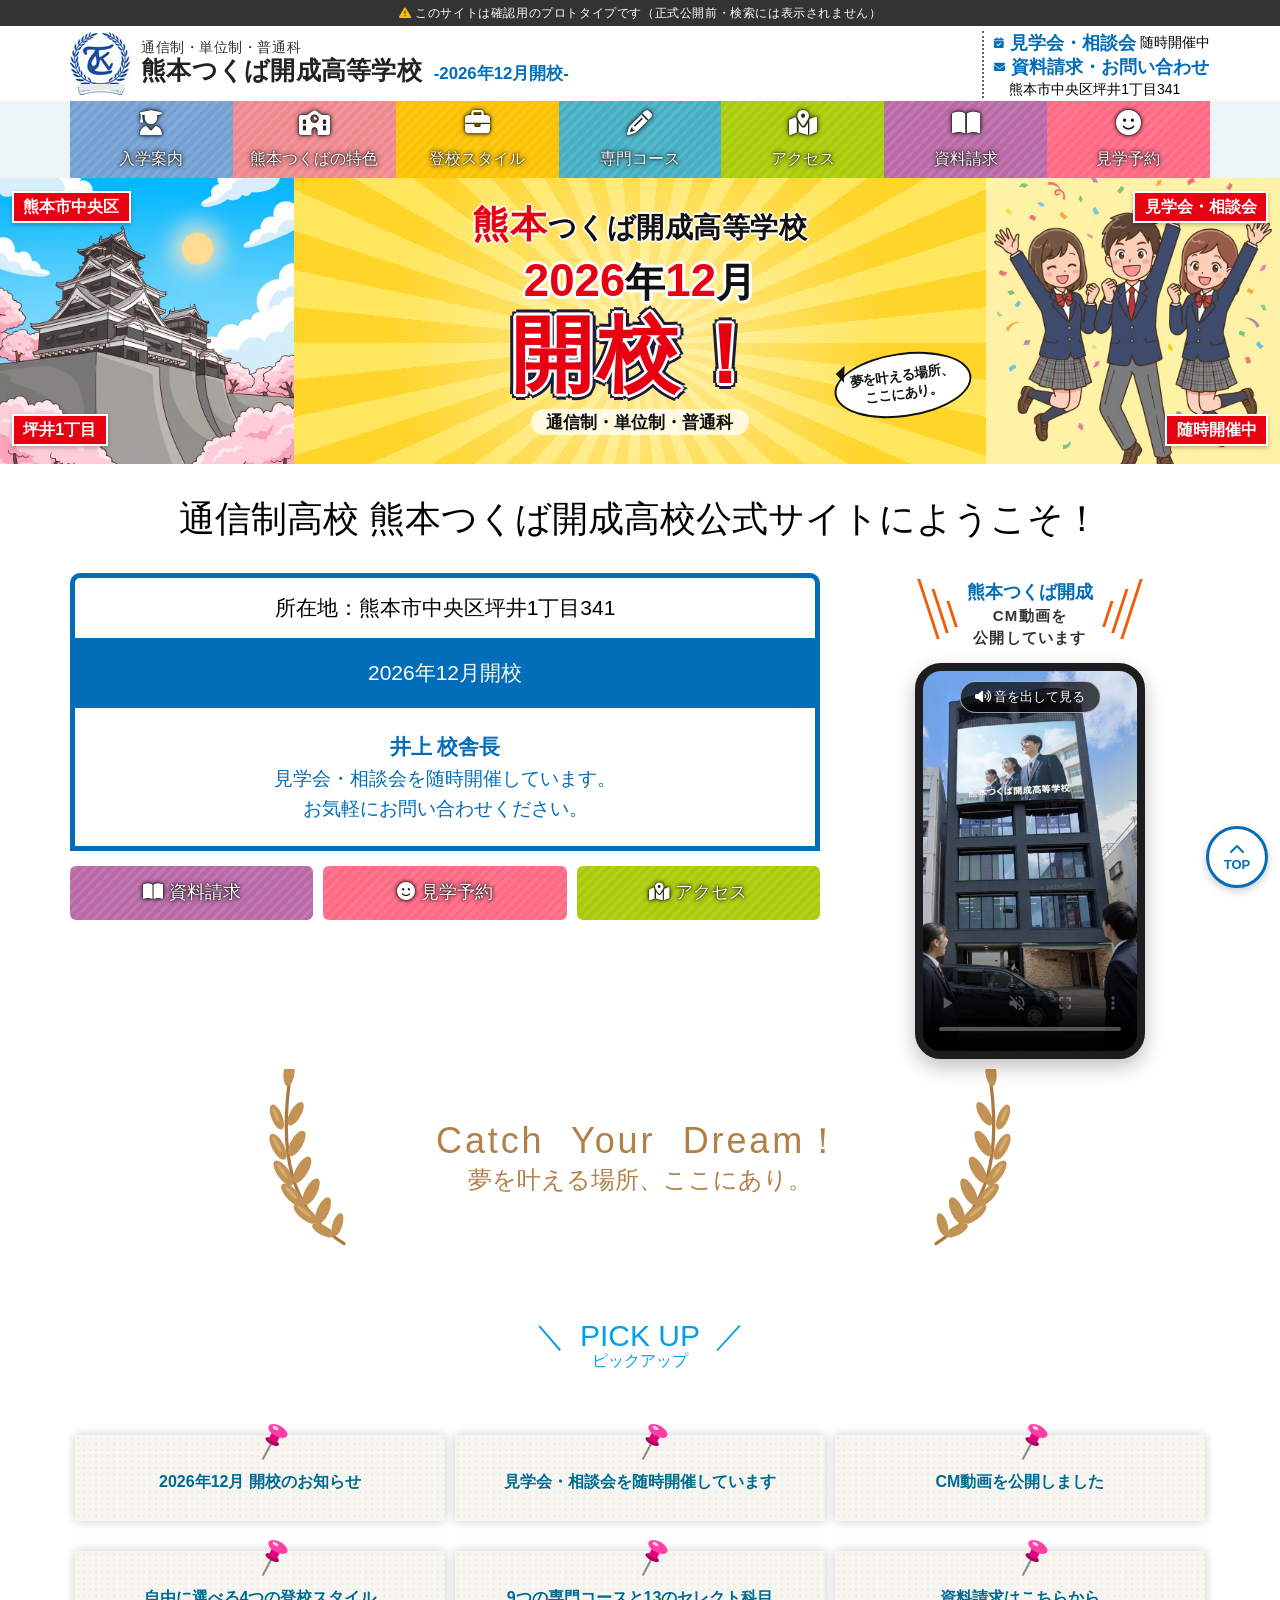
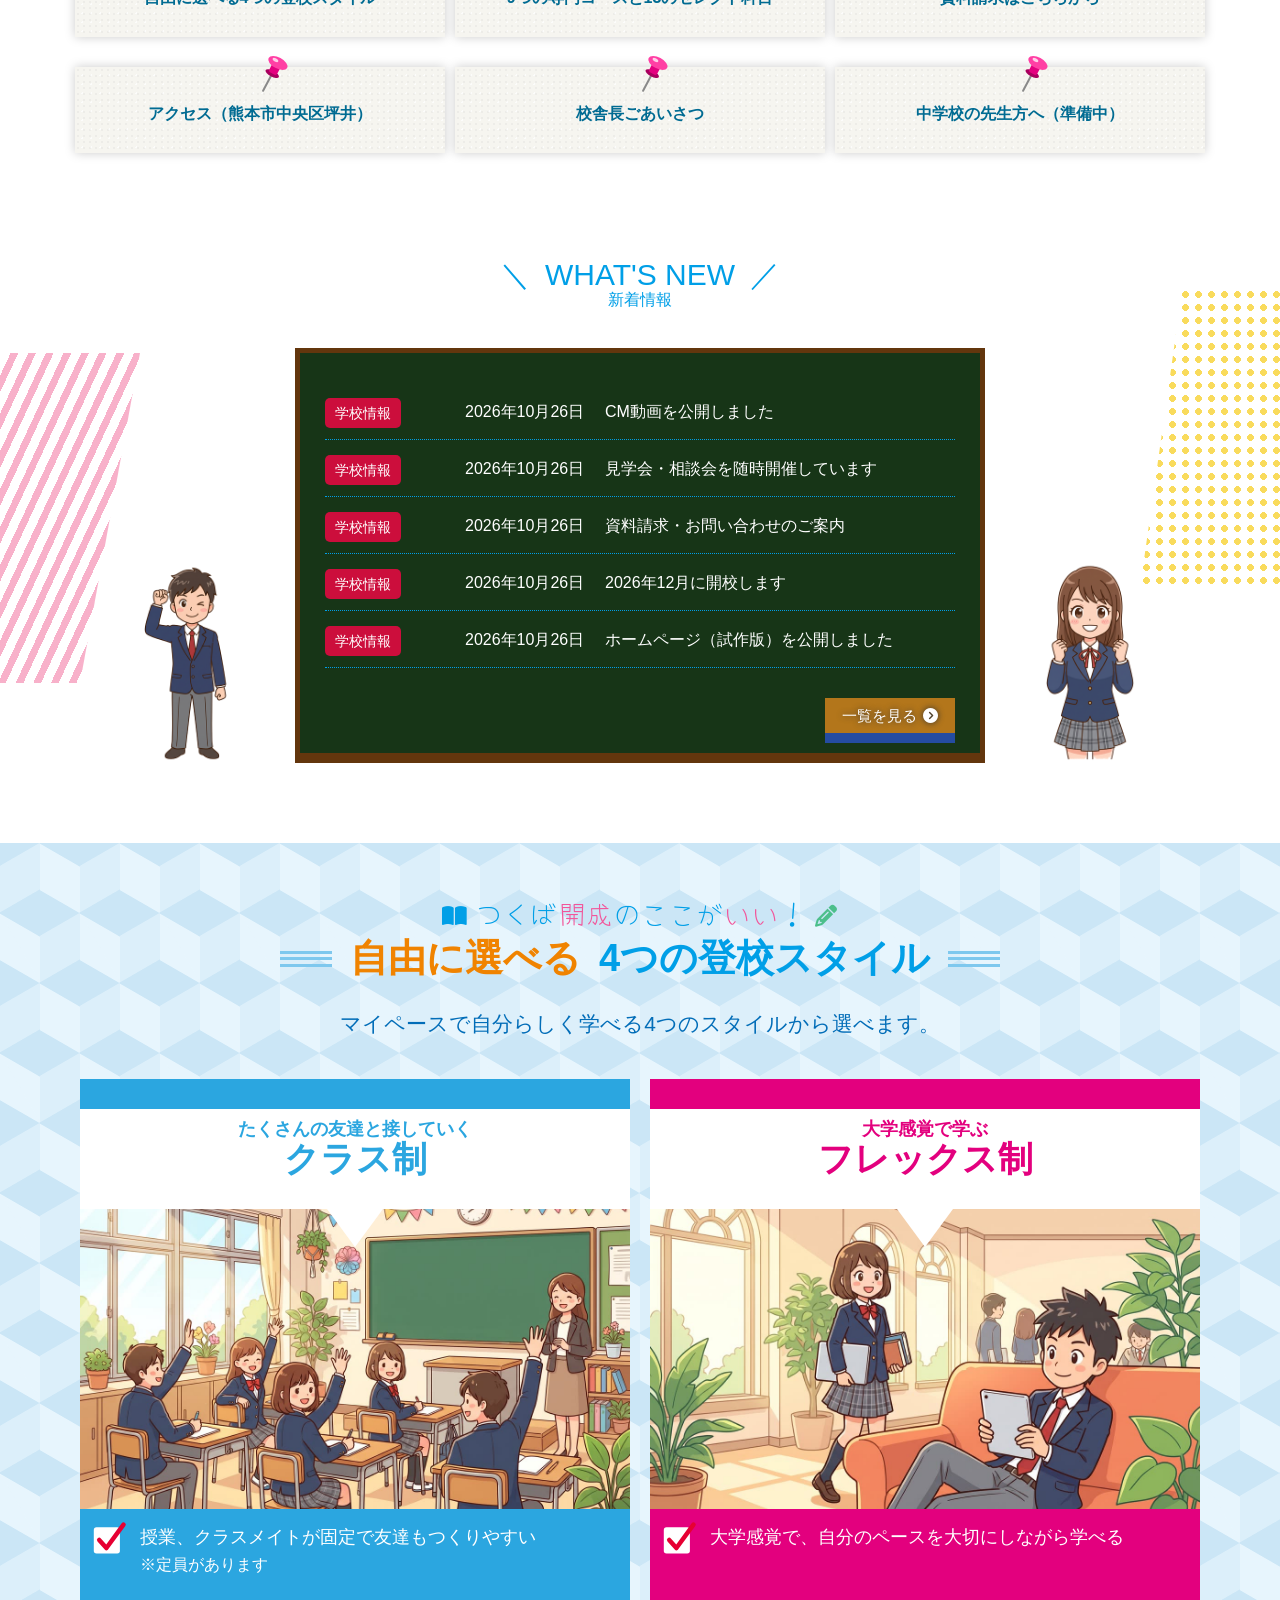
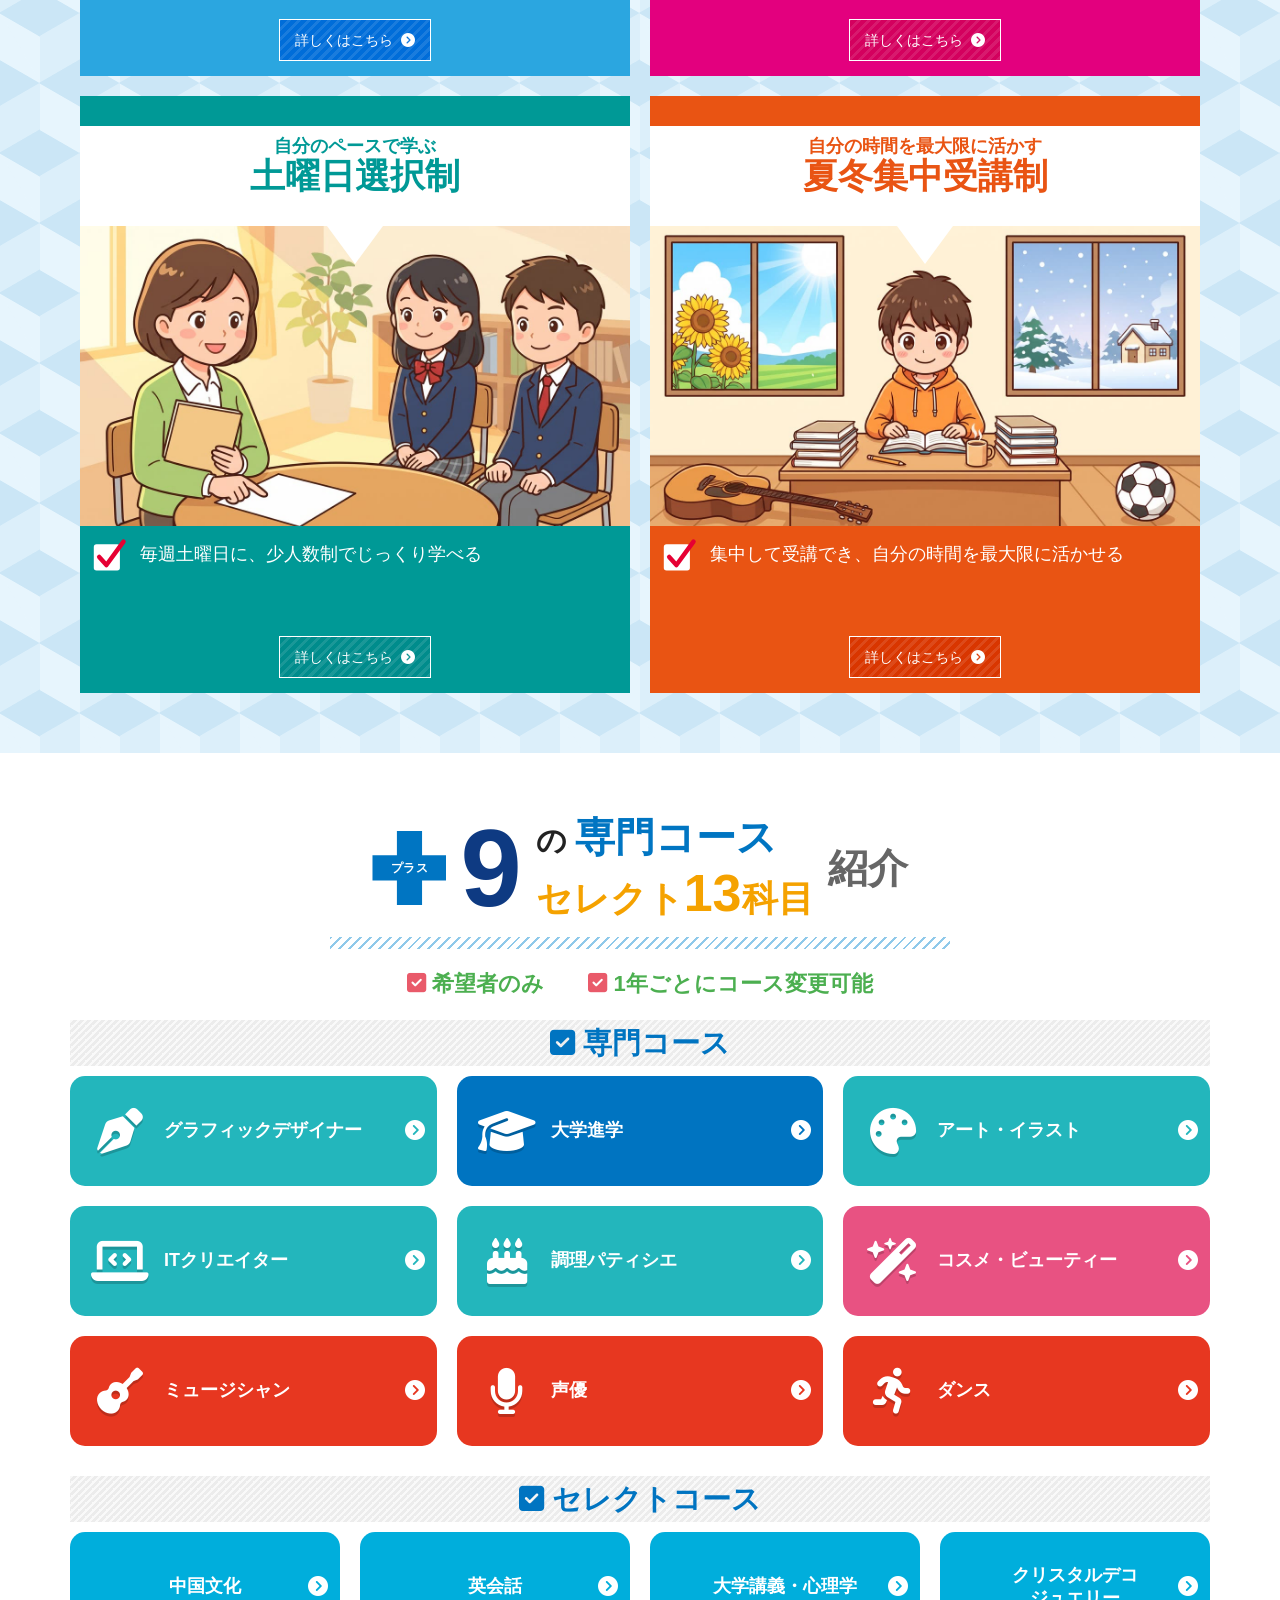
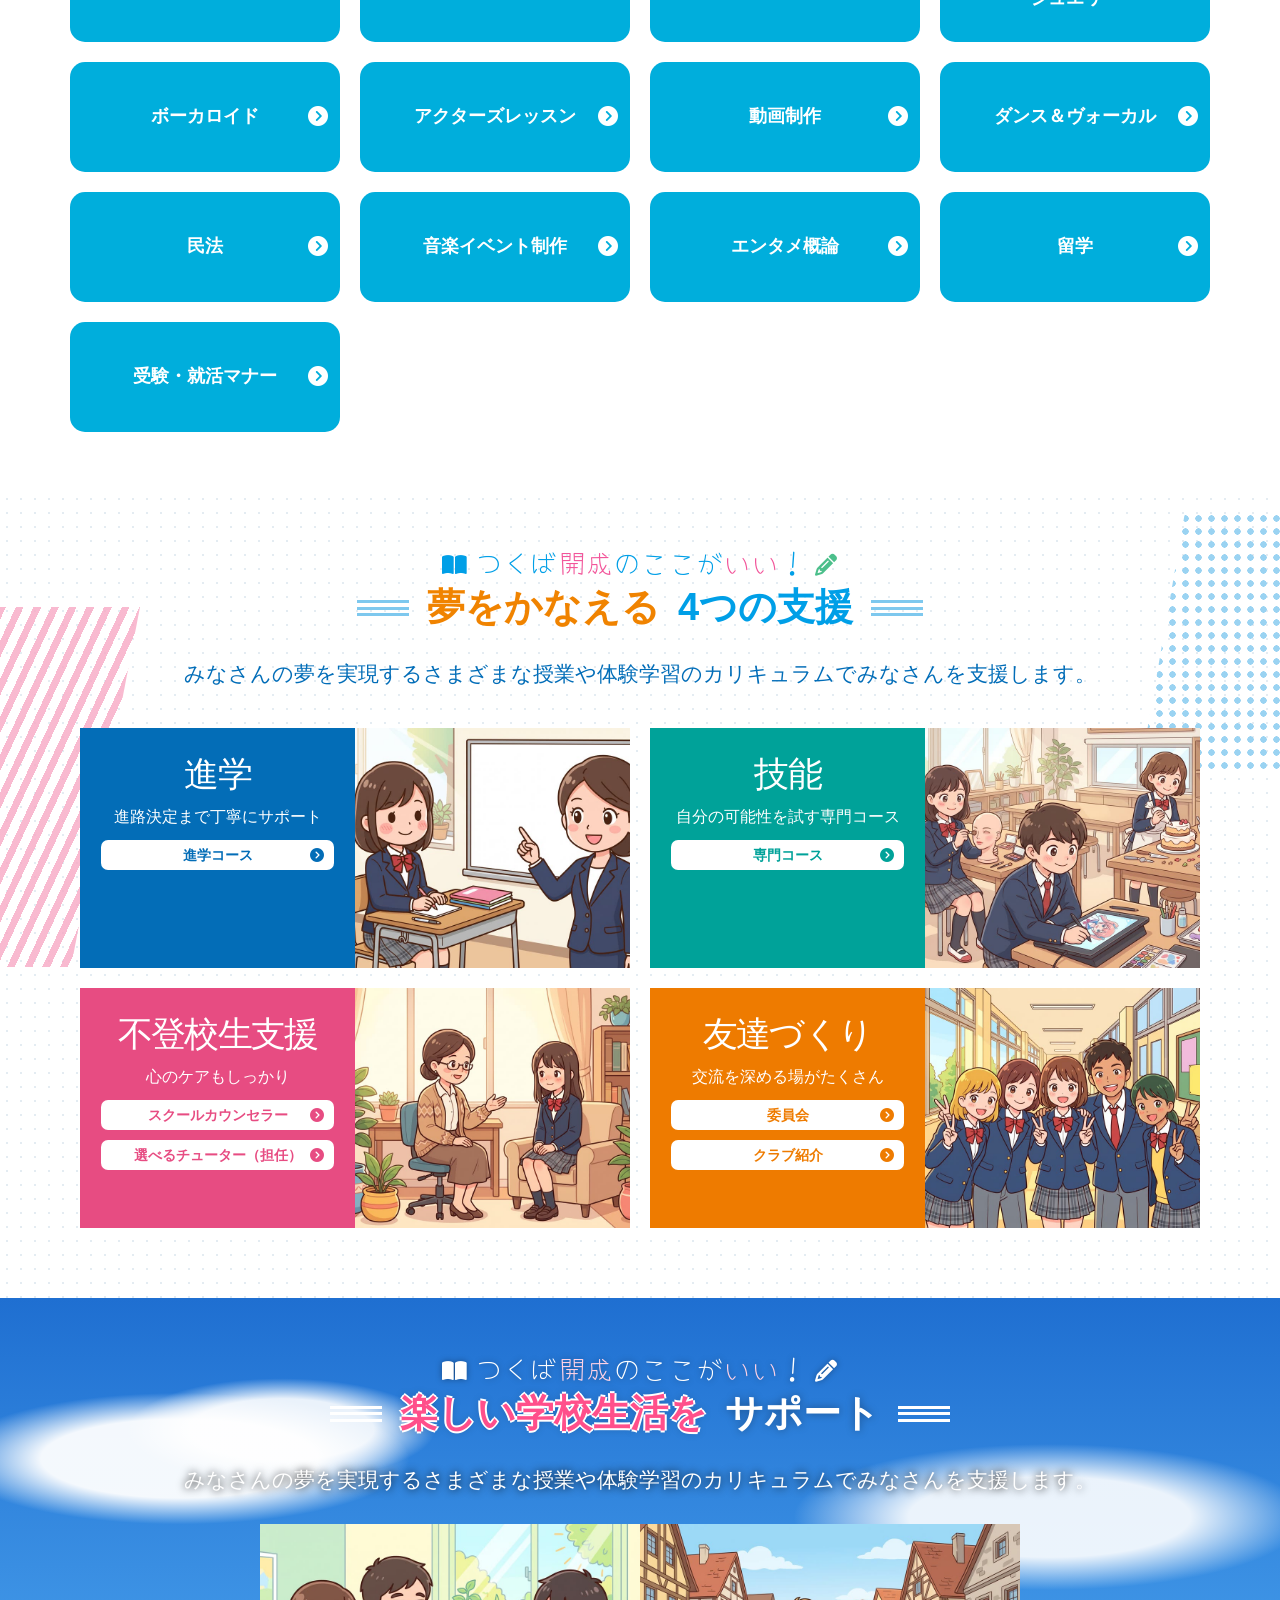
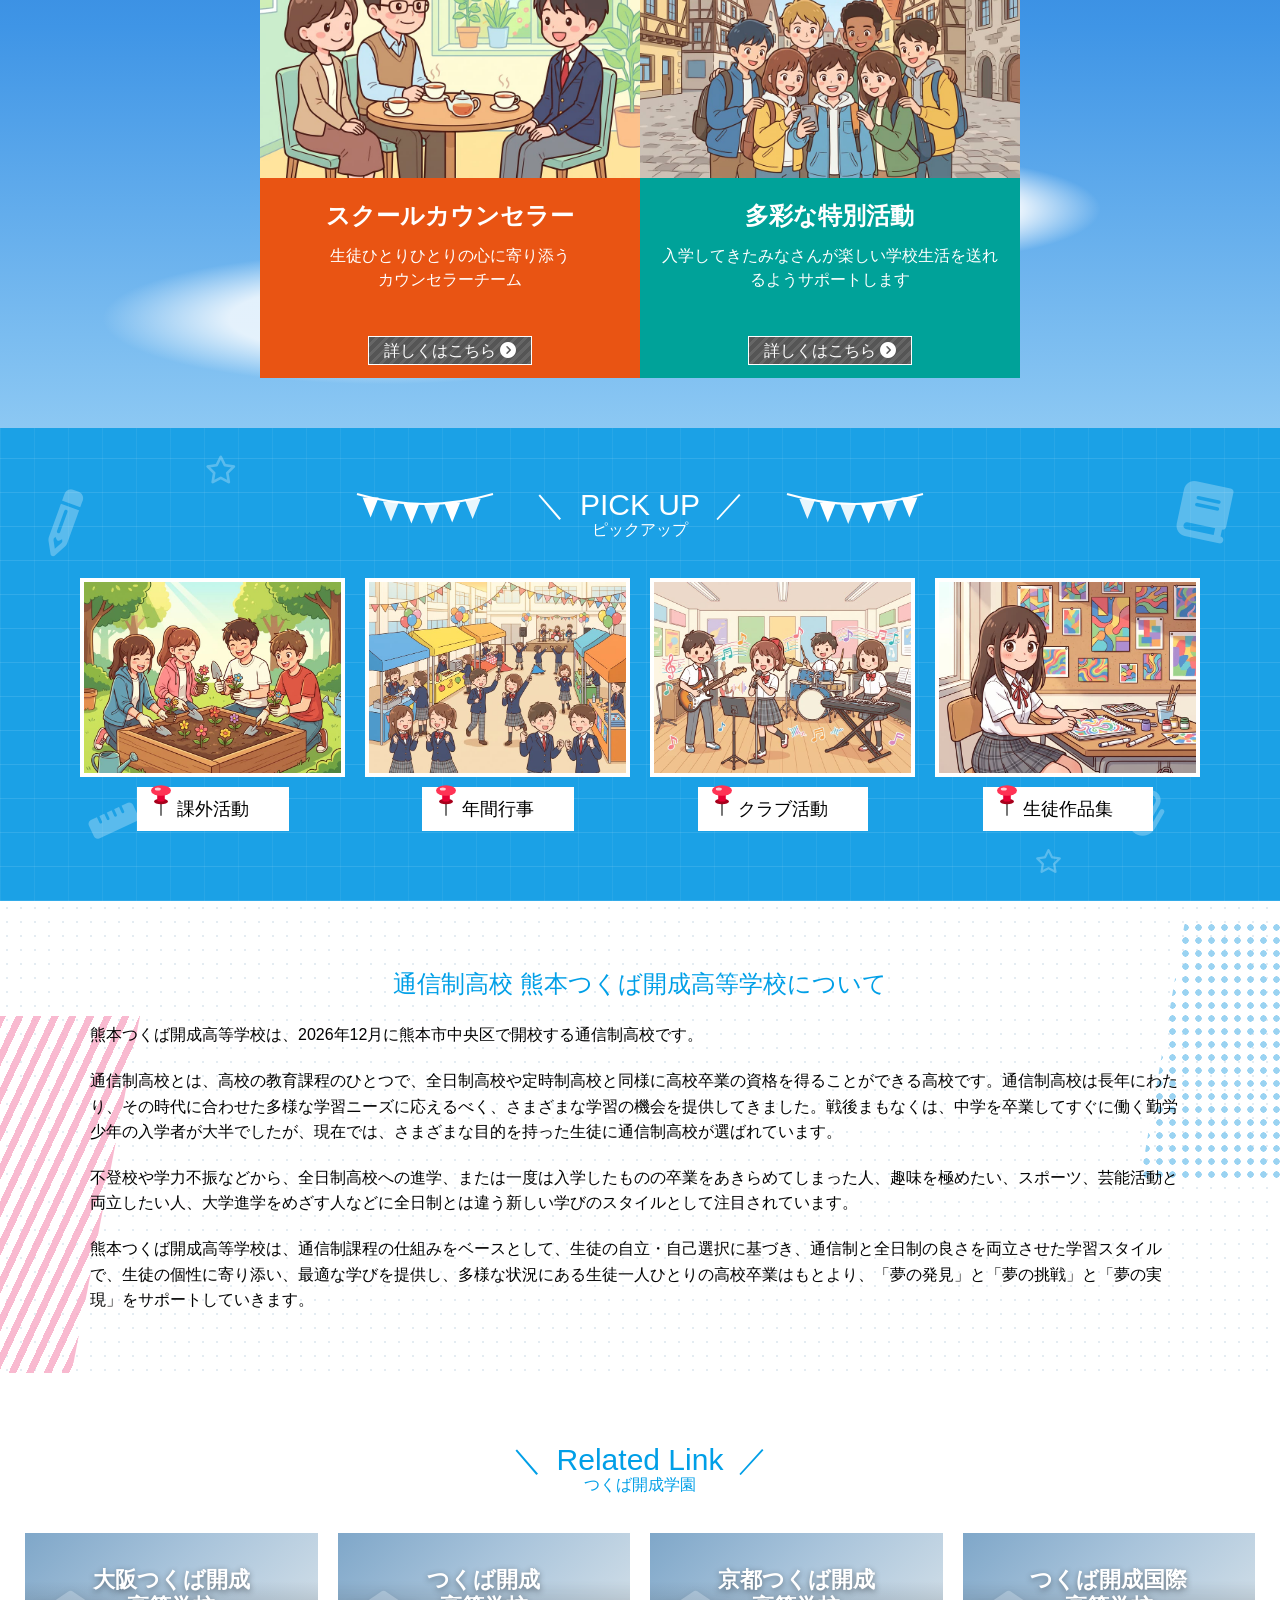
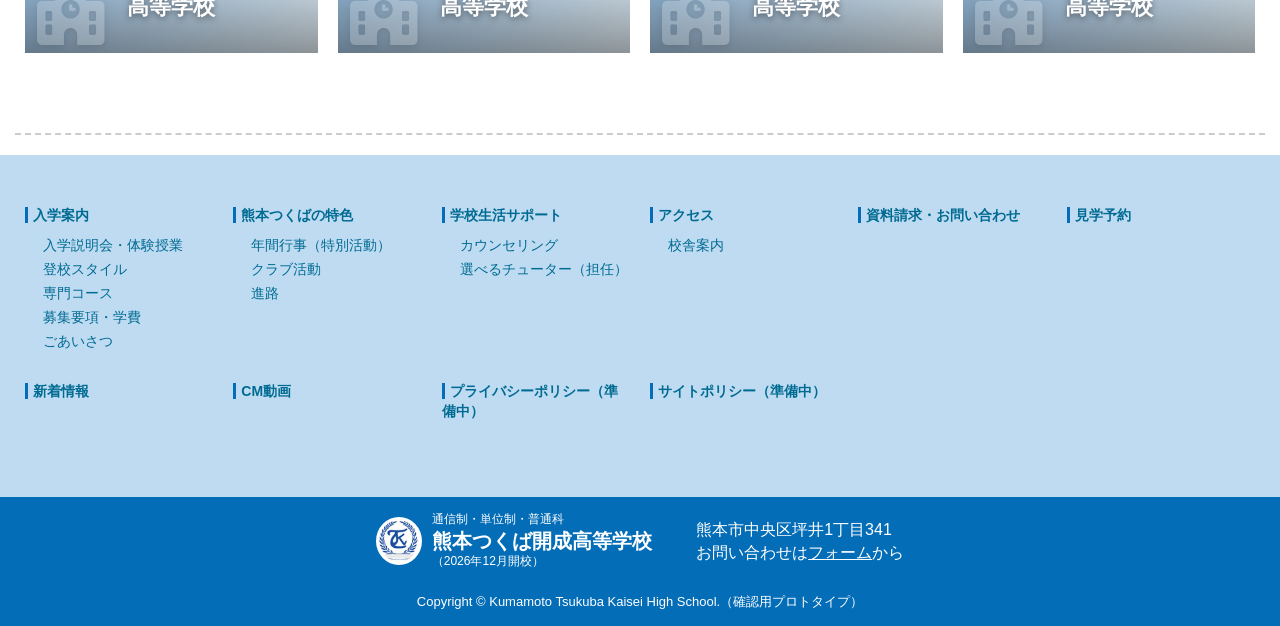
<file: index.html>
<!DOCTYPE html>
<html lang="ja">
<head>
<meta charset="UTF-8">
<meta name="viewport" content="width=device-width, initial-scale=1">
<meta name="robots" content="noindex, nofollow, noarchive">
<meta name="darkreader-lock">
<title>【プロトタイプ】熊本つくば開成高等学校 | 普通科・通信制・単位制</title>
<meta name="description" content="熊本つくば開成高等学校（2026年12月開校・熊本市中央区）のホームページ試作版です。">
<link rel="stylesheet" href="https://cdnjs.cloudflare.com/ajax/libs/twitter-bootstrap/3.3.7/css/bootstrap.min.css">
<link rel="stylesheet" href="https://cdnjs.cloudflare.com/ajax/libs/font-awesome/6.5.2/css/all.min.css">
<link rel="preconnect" href="https://fonts.googleapis.com">
<link rel="preconnect" href="https://fonts.gstatic.com" crossorigin>
<link rel="stylesheet" href="https://fonts.googleapis.com/css2?family=Yomogi&amp;display=swap">
<link rel="stylesheet" href="assets/css/style.css">
</head>
<body id="top">

<div id="header">
	<div class="proto-band"><i class="fa-solid fa-triangle-exclamation"></i>このサイトは確認用のプロトタイプです<span class="pb-long">（正式公開前・検索には表示されません）</span><span class="pb-short">（正式公開前）</span></div>
	<div class="container">
		<h1 class="logo"><a href="index.html"><img src="assets/img/emblem_tk_kari.png" alt="校章（仮）"><span class="txt"><small>通信制・単位制・普通科</small><span class="name-row"><strong>熊本つくば開成高等学校</strong><span class="target">2026年12月開校</span></span></span></a></h1>
		<ul class="guidance">
			<li>
				<div class="contact">
					<p class="tel"><i class="fa-solid fa-calendar-check"></i> <a href="reservation.html">見学会・相談会</a> 随時開催中</p>
					<p class="tel"><i class="fa-solid fa-envelope"></i> <a href="contact.html">資料請求・お問い合わせ</a></p>
					<p class="address">熊本市中央区坪井1丁目341</p>
				</div>
			</li>
		</ul>
	</div>
	<nav id="g-nav">
		<div class="container">
			<ul>
				<li><a href="school.html" class="school"><i class="fa-solid fa-user-graduate"></i>入学案内</a></li>
				<li><a href="feature.html" class="feature"><i class="fa-solid fa-school"></i>熊本つくばの特色</a></li>
				<li><a href="style.html" class="style"><i class="fa-solid fa-briefcase"></i>登校スタイル</a></li>
				<li><a href="course.html" class="course"><i class="fa-solid fa-pencil"></i>専門コース</a></li>
				<li><a href="access.html" class="access"><i class="fa-solid fa-map-location-dot"></i>アクセス</a></li>
				<li><a href="contact.html" class="contact"><i class="fa-solid fa-book-open"></i>資料請求</a></li>
				<li><a href="reservation.html" class="reservation"><i class="fa-solid fa-face-smile"></i>見学予約</a></li>
			</ul>
		</div>
	</nav>
</div>

<button id="mobile-nav-btn" type="button" aria-label="メニューを開く"><i class="fa-solid fa-bars"></i>MENU</button>
<div id="mobile-menu" aria-hidden="true">
	<div class="inner">
		<div class="head">メニュー</div>
		<ul>
			<li><a href="index.html" class="home"><i class="fa-solid fa-house"></i>ホーム</a></li>
			<li><a href="school.html" class="school"><i class="fa-solid fa-user-graduate"></i>入学案内</a></li>
			<li><a href="feature.html" class="feature"><i class="fa-solid fa-school"></i>熊本つくばの特色</a></li>
			<li><a href="style.html" class="style"><i class="fa-solid fa-briefcase"></i>登校スタイル</a></li>
			<li><a href="course.html" class="course"><i class="fa-solid fa-pencil"></i>専門コース</a></li>
			<li><a href="access.html" class="access"><i class="fa-solid fa-map-location-dot"></i>アクセス</a></li>
			<li><a href="contact.html" class="contact"><i class="fa-solid fa-book-open"></i>資料請求</a></li>
			<li><a href="reservation.html" class="reservation"><i class="fa-solid fa-face-smile"></i>見学予約</a></li>
		</ul>
		<button type="button" class="close-btn"><i class="fa-solid fa-circle-xmark"></i> 閉じる</button>
	</div>
</div>

<div id="content" class="home">
	<div class="hero" role="img" aria-label="熊本つくば開成高等学校　2026年12月開校">
		<div class="hero-side left">
			<img src="assets/img/hero_castle.jpg" alt="">
			<span class="hero-label tl">熊本市中央区</span>
			<span class="hero-label bl">坪井1丁目</span>
		</div>
		<div class="hero-center">
			<div class="line1"><span class="r">熊本</span>つくば開成高等学校</div>
			<div class="line2"><span class="num">2026</span>年<span class="num">12</span>月</div>
			<div class="main">開校！</div>
			<div class="foot">通信制・単位制・普通科</div>
			<div class="hero-bubble">夢を叶える場所、<br>ここにあり。</div>
		</div>
		<div class="hero-side right">
			<img src="assets/img/hero_students.jpg" alt="">
			<span class="hero-label tr">見学会・相談会</span>
			<span class="hero-label br">随時開催中</span>
		</div>
	</div>

	<div class="container welcome">
		<h1>通信制高校 熊本つくば開成高校公式サイトにようこそ！</h1>
		<div class="row">
			<div class="col-md-8">
				<div class="target-area">所在地：熊本市中央区坪井1丁目341</div>
				<div class="since">2026年12月開校</div>
				<div class="guidance">
					<p class="lead"><strong>井上 校舎長</strong><br>見学会・相談会を随時開催しています。<br class="hidden-xs">お気軽にお問い合わせください。</p>
				</div>
				<div class="cta-row">
					<a href="contact.html" class="contact"><i class="fa-solid fa-book-open"></i>資料請求</a>
					<a href="reservation.html" class="reservation"><i class="fa-solid fa-face-smile"></i>見学予約</a>
					<a href="access.html" class="access"><i class="fa-solid fa-map-location-dot"></i>アクセス</a>
				</div>
			</div>
			<div class="col-md-4">
				<div class="cm-box" id="cm">
					<div class="cm-head"><span class="name">熊本つくば開成</span><span class="sub">CM動画を</span><span class="sub">公開しています</span></div>
					<div class="cm-frame">
						<video id="cm-video" src="assets/video/kumamoto_cm.mp4" poster="assets/video/kumamoto_cm_poster.jpg" autoplay muted loop playsinline controls preload="metadata"></video>
						<button type="button" class="cm-sound" id="cm-sound"><i class="fa-solid fa-volume-high"></i> 音を出して見る</button>
					</div>
				</div>
			</div>
		</div>
	</div>

	<p class="ct_text"><span class="en">Catch Your Dream！</span><span class="ja">夢を叶える場所、ここにあり。</span></p>

	<section class="pickup">
		<div class="container">
			<h3><span class="en">PICK UP</span><span class="ja">ピックアップ</span></h3>
			<ul class="list">
				<li><div class="box"><p class="title"><a href="school.html">2026年12月 開校のお知らせ</a></p></div></li>
				<li><div class="box"><p class="title"><a href="reservation.html">見学会・相談会を随時開催しています</a></p></div></li>
				<li><div class="box"><p class="title"><a href="#cm">CM動画を公開しました</a></p></div></li>
				<li><div class="box"><p class="title"><a href="style.html">自由に選べる4つの登校スタイル</a></p></div></li>
				<li><div class="box"><p class="title"><a href="course.html">9つの専門コースと13のセレクト科目</a></p></div></li>
				<li><div class="box"><p class="title"><a href="contact.html">資料請求はこちらから</a></p></div></li>
				<li><div class="box"><p class="title"><a href="access.html">アクセス（熊本市中央区坪井）</a></p></div></li>
				<li><div class="box"><p class="title"><a href="school.html#greeting">校舎長ごあいさつ</a></p></div></li>
				<li><div class="box"><p class="title"><a href="school.html#teachers">中学校の先生方へ（準備中）</a></p></div></li>
			</ul>
		</div>
	</section>

	<section class="news" id="news">
		<div class="deco-l"></div>
		<div class="deco-r"></div>
		<div class="container">
			<h3><span class="en">WHAT'S NEW</span><span class="ja">新着情報</span></h3>
			<div class="row">
				<div class="col-md-8 col-md-offset-2 col-sm-10 col-sm-offset-1">
					<div class="chalkboard">
						<img class="chara boy" src="assets/img/news_boy.png" alt="">
						<img class="chara girl" src="assets/img/news_girl.png" alt="">
						<ul>
							<li><span class="cate">学校情報</span> <span class="date">2026年10月26日</span> <span class="subject"><a href="#cm">CM動画を公開しました</a></span></li>
							<li><span class="cate">学校情報</span> <span class="date">2026年10月26日</span> <span class="subject"><a href="reservation.html">見学会・相談会を随時開催しています</a></span></li>
							<li><span class="cate">学校情報</span> <span class="date">2026年10月26日</span> <span class="subject"><a href="contact.html">資料請求・お問い合わせのご案内</a></span></li>
							<li><span class="cate">学校情報</span> <span class="date">2026年10月26日</span> <span class="subject"><a href="school.html">2026年12月に開校します</a></span></li>
							<li><span class="cate">学校情報</span> <span class="date">2026年10月26日</span> <span class="subject"><a href="index.html">ホームページ（試作版）を公開しました</a></span></li>
						</ul>
						<p class="more"><a href="#news" class="btn-chalk">一覧を見る</a></p>
					</div>
				</div>
			</div>
		</div>
	</section>

	<section class="style" id="style">
		<div class="container">
			<p class="sec-catch"><i class="fa-solid fa-book-open"></i>つくば<span class="pk">開成</span>のここが<span class="pk">いい</span>！<i class="fa-solid fa-pencil"></i></p>
			<h3 class="sec-title"><span class="or">自由に選べる</span>4つの登校スタイル</h3>
			<p class="lead">マイペースで自分らしく学べる4つのスタイルから選べます。</p>
			<ul class="cards">
				<li>
					<div class="box class">
						<div class="title"><span>たくさんの友達と接していく</span>クラス制</div>
						<div class="eye-catch"><img src="assets/img/style_class.jpg" alt="クラス制のイメージ"></div>
						<p class="caption"><img src="assets/img/check.svg" alt="">授業、クラスメイトが固定で友達もつくりやすい<span>※定員があります</span></p>
						<a href="style.html#class" class="btn">詳しくはこちら <i class="fa-solid fa-circle-chevron-right"></i></a>
					</div>
				</li>
				<li>
					<div class="box flex">
						<div class="title"><span>大学感覚で学ぶ</span>フレックス制</div>
						<div class="eye-catch"><img src="assets/img/style_flex.jpg" alt="フレックス制のイメージ"></div>
						<p class="caption"><img src="assets/img/check.svg" alt="">大学感覚で、自分のペースを大切にしながら学べる</p>
						<a href="style.html#flex" class="btn">詳しくはこちら <i class="fa-solid fa-circle-chevron-right"></i></a>
					</div>
				</li>
				<li>
					<div class="box saturday">
						<div class="title"><span>自分のペースで学ぶ</span>土曜日選択制</div>
						<div class="eye-catch"><img src="assets/img/style_saturday.jpg" alt="土曜日選択制のイメージ"></div>
						<p class="caption"><img src="assets/img/check.svg" alt="">毎週土曜日に、少人数制でじっくり学べる</p>
						<a href="style.html#saturday" class="btn">詳しくはこちら <i class="fa-solid fa-circle-chevron-right"></i></a>
					</div>
				</li>
				<li>
					<div class="box holiday">
						<div class="title"><span>自分の時間を最大限に活かす</span>夏冬集中受講制</div>
						<div class="eye-catch"><img src="assets/img/style_holiday.jpg" alt="夏冬集中受講制のイメージ"></div>
						<p class="caption"><img src="assets/img/check.svg" alt="">集中して受講でき、自分の時間を最大限に活かせる</p>
						<a href="style.html#holiday" class="btn">詳しくはこちら <i class="fa-solid fa-circle-chevron-right"></i></a>
					</div>
				</li>
			</ul>
		</div>
	</section>

	<section class="course" id="course">
		<div class="container">
			<div class="course-title" aria-label="プラス9の専門コース　セレクト13科目紹介">
				<span class="plus"><small>プラス</small></span>
				<span class="nine">9</span>
				<span class="stack"><span class="t1"><small>の</small>専門コース</span><span class="t2">セレクト<b>13</b>科目</span></span>
				<span class="intro">紹介</span>
			</div>
			<div class="course-rule"></div>
			<p class="course-checks"><span><i class="fa-solid fa-square-check"></i>希望者のみ</span><span><i class="fa-solid fa-square-check"></i>1年ごとにコース変更可能</span></p>
			<div class="box">
				<h4><span><i class="fa-solid fa-square-check"></i> 専門コース</span></h4>
				<ul>
					<li class="col-md-4 col-xs-6"><a href="course.html#gd" class="course02"><i class="ico fa-solid fa-pen-nib"></i>グラフィック<wbr>デザイナー</a></li>
					<li class="col-md-4 col-xs-6"><a href="course.html#st" class="course01"><i class="ico fa-solid fa-graduation-cap"></i>大学進学</a></li>
					<li class="col-md-4 col-xs-6"><a href="course.html#di" class="course02"><i class="ico fa-solid fa-palette"></i>アート・<wbr>イラスト</a></li>
					<li class="col-md-4 col-xs-6"><a href="course.html#it" class="course02"><i class="ico fa-solid fa-laptop-code"></i>IT<wbr>クリエイター</a></li>
					<li class="col-md-4 col-xs-6"><a href="course.html#ck" class="course02"><i class="ico fa-solid fa-cake-candles"></i>調理<wbr>パティシエ</a></li>
					<li class="col-md-4 col-xs-6"><a href="course.html#bt" class="course03"><i class="ico fa-solid fa-wand-magic-sparkles"></i>コスメ・<wbr>ビューティー</a></li>
					<li class="col-md-4 col-xs-6"><a href="course.html#mc" class="course15"><i class="ico fa-solid fa-guitar"></i>ミュージ<wbr>シャン</a></li>
					<li class="col-md-4 col-xs-6"><a href="course.html#vs" class="course15"><i class="ico fa-solid fa-microphone"></i>声優</a></li>
					<li class="col-md-4 col-xs-6"><a href="course.html#ds" class="course15"><i class="ico fa-solid fa-person-running"></i>ダンス</a></li>
				</ul>
			</div>
			<div class="box">
				<h4><span><i class="fa-solid fa-square-check"></i> セレクトコース</span></h4>
				<ul>
					<li class="col-md-3 col-sm-4 col-xs-6"><a href="course.html#select" class="select">中国文化</a></li>
					<li class="col-md-3 col-sm-4 col-xs-6"><a href="course.html#select" class="select">英会話</a></li>
					<li class="col-md-3 col-sm-4 col-xs-6"><a href="course.html#select" class="select">大学講義・<wbr>心理学</a></li>
					<li class="col-md-3 col-sm-4 col-xs-6"><a href="course.html#select" class="select">クリスタル<wbr>デコ<wbr>ジュエリー</a></li>
					<li class="col-md-3 col-sm-4 col-xs-6"><a href="course.html#select" class="select">ボーカロイド</a></li>
					<li class="col-md-3 col-sm-4 col-xs-6"><a href="course.html#select" class="select">アクターズ<wbr>レッスン</a></li>
					<li class="col-md-3 col-sm-4 col-xs-6"><a href="course.html#select" class="select">動画制作</a></li>
					<li class="col-md-3 col-sm-4 col-xs-6"><a href="course.html#select" class="select">ダンス＆<wbr>ヴォーカル</a></li>
					<li class="col-md-3 col-sm-4 col-xs-6"><a href="course.html#select" class="select">民法</a></li>
					<li class="col-md-3 col-sm-4 col-xs-6"><a href="course.html#select" class="select">音楽イベント<wbr>制作</a></li>
					<li class="col-md-3 col-sm-4 col-xs-6"><a href="course.html#select" class="select">エンタメ概論</a></li>
					<li class="col-md-3 col-sm-4 col-xs-6"><a href="course.html#select" class="select">留学</a></li>
					<li class="col-md-3 col-sm-4 col-xs-6"><a href="course.html#select" class="select">受験・<wbr>就活マナー</a></li>
				</ul>
			</div>
		</div>
	</section>

	<section class="support">
		<div class="deco-l"></div>
		<div class="deco-r"></div>
		<div class="container">
			<p class="sec-catch"><i class="fa-solid fa-book-open"></i>つくば<span class="pk">開成</span>のここが<span class="pk">いい</span>！<i class="fa-solid fa-pencil"></i></p>
			<h3 class="sec-title"><span class="or">夢をかなえる</span>4つの支援</h3>
			<p class="lead">みなさんの夢を実現するさまざまな授業や体験学習のカリキュラムでみなさんを支援します。</p>
			<ul class="cards">
				<li>
					<div class="box cram">
						<div class="guidance">
							<p class="title">進学<span>進路決定まで丁寧にサポート</span></p>
							<ul><li><a href="course.html#st">進学コース</a></li></ul>
						</div>
						<div class="img"><img src="assets/img/support_shingaku.jpg" alt=""></div>
					</div>
				</li>
				<li>
					<div class="box skill">
						<div class="guidance">
							<p class="title">技能<span>自分の可能性を試す専門コース</span></p>
							<ul><li><a href="course.html">専門コース</a></li></ul>
						</div>
						<div class="img"><img src="assets/img/support_gino.jpg" alt=""></div>
					</div>
				</li>
				<li>
					<div class="box truancy">
						<div class="guidance">
							<p class="title">不登校生支援<span>心のケアもしっかり</span></p>
							<ul>
								<li><a href="feature.html#counselor">スクールカウンセラー</a></li>
								<li><a href="feature.html#tutor">選べるチューター（担任）</a></li>
							</ul>
						</div>
						<div class="img"><img src="assets/img/support_futoko.jpg" alt=""></div>
					</div>
				</li>
				<li>
					<div class="box friend">
						<div class="guidance">
							<p class="title">友達づくり<span>交流を深める場がたくさん</span></p>
							<ul>
								<li><a href="feature.html#committee">委員会</a></li>
								<li><a href="feature.html#club">クラブ紹介</a></li>
							</ul>
						</div>
						<div class="img"><img src="assets/img/support_tomodachi.jpg" alt=""></div>
					</div>
				</li>
			</ul>
		</div>
	</section>

	<section class="school-life">
		<div class="container">
			<p class="sec-catch on-dark"><i class="fa-solid fa-book-open"></i>つくば<span class="pk">開成</span>のここが<span class="pk">いい</span>！<i class="fa-solid fa-pencil"></i></p>
			<h3 class="sec-title on-dark"><span class="or">楽しい学校生活を</span>サポート</h3>
			<p class="lead">みなさんの夢を実現するさまざまな授業や体験学習のカリキュラムでみなさんを支援します。</p>
			<ul class="cards">
				<li>
					<img src="assets/img/life_counselor.jpg" alt="">
					<div class="box counselor">
						<p class="title">スクールカウンセラー</p>
						<p class="caption">生徒ひとりひとりの心に寄り添う<span class="inline-block">カウンセラーチーム</span></p>
						<div class="link"><a href="feature.html#counselor">詳しくはこちら <i class="fa-solid fa-circle-chevron-right"></i></a></div>
					</div>
				</li>
				<li>
					<img src="assets/img/life_activity.jpg" alt="">
					<div class="box life">
						<p class="title">多彩な特別活動</p>
						<p class="caption">入学してきたみなさんが楽しい学校生活を送れるようサポートします</p>
						<div class="link"><a href="feature.html#event">詳しくはこちら <i class="fa-solid fa-circle-chevron-right"></i></a></div>
					</div>
				</li>
			</ul>
		</div>
	</section>

	<section class="topics">
		<i class="doodle fa-solid fa-pencil" style="left:3%;top:14%;font-size:54px;transform:rotate(-25deg);"></i>
		<i class="doodle fa-solid fa-ruler" style="left:7%;bottom:12%;font-size:46px;transform:rotate(20deg);"></i>
		<i class="doodle fa-solid fa-book" style="right:4%;top:12%;font-size:56px;transform:rotate(12deg);"></i>
		<i class="doodle fa-solid fa-paperclip" style="right:9%;bottom:14%;font-size:44px;transform:rotate(-15deg);"></i>
		<i class="doodle fa-regular fa-star" style="left:16%;top:6%;font-size:28px;"></i>
		<i class="doodle fa-regular fa-star" style="right:17%;bottom:6%;font-size:24px;"></i>
		<div class="container">
			<h3><span class="en">PICK UP</span><span class="ja">ピックアップ</span></h3>
			<ul class="cards">
				<li><img src="assets/img/topics_kagai.jpg" alt=""><p class="pin"><span><a href="feature.html#activity">課外活動</a></span></p></li>
				<li><img src="assets/img/topics_gyoji.jpg" alt=""><p class="pin"><span><a href="feature.html#event">年間行事</a></span></p></li>
				<li><img src="assets/img/topics_club.jpg" alt=""><p class="pin"><span><a href="feature.html#club">クラブ活動</a></span></p></li>
				<li><img src="assets/img/topics_sakuhin.jpg" alt=""><p class="pin"><span><a href="feature.html#works">生徒作品集</a></span></p></li>
			</ul>
		</div>
	</section>

	<section class="about">
		<div class="deco-l"></div>
		<div class="deco-r"></div>
		<div class="container">
			<h3>通信制高校 熊本つくば開成高等学校について</h3>
			<p>熊本つくば開成高等学校は、2026年12月に熊本市中央区で開校する通信制高校です。</p>
			<p>通信制高校とは、高校の教育課程のひとつで、全日制高校や定時制高校と同様に高校卒業の資格を得ることができる高校です。通信制高校は長年にわたり、その時代に合わせた多様な学習ニーズに応えるべく、さまざまな学習の機会を提供してきました。戦後まもなくは、中学を卒業してすぐに働く勤労少年の入学者が大半でしたが、現在では、さまざまな目的を持った生徒に通信制高校が選ばれています。</p>
			<p>不登校や学力不振などから、全日制高校への進学、または一度は入学したものの卒業をあきらめてしまった人、趣味を極めたい、スポーツ、芸能活動と両立したい人、大学進学をめざす人などに全日制とは違う新しい学びのスタイルとして注目されています。</p>
			<p>熊本つくば開成高等学校は、通信制課程の仕組みをベースとして、生徒の自立・自己選択に基づき、通信制と全日制の良さを両立させた学習スタイルで、生徒の個性に寄り添い、最適な学びを提供し、多様な状況にある生徒一人ひとりの高校卒業はもとより、「夢の発見」と「夢の挑戦」と「夢の実現」をサポートしていきます。</p>
		</div>
	</section>

	<section class="link">
		<div class="container-fluid">
			<h3><span class="en">Related Link</span><span class="ja">つくば開成学園</span></h3>
			<ul class="related">
				<li><a href="https://otk.ed.jp/" target="_blank" rel="noopener"><i class="fa-solid fa-school"></i>大阪つくば開成<br>高等学校</a></li>
				<li><a href="http://t-kaisei.ed.jp/" target="_blank" rel="noopener"><i class="fa-solid fa-school"></i>つくば開成<br>高等学校</a></li>
				<li><a href="https://kyoto.tsukuba-kaisei.ed.jp/" target="_blank" rel="noopener"><i class="fa-solid fa-school"></i>京都つくば開成<br>高等学校</a></li>
				<li><a href="http://tkaisei-okinawa.jp/" target="_blank" rel="noopener"><i class="fa-solid fa-school"></i>つくば開成国際<br>高等学校</a></li>
			</ul>
		</div>
	</section>
	<div class="container-fluid"><hr></div>

</div>

<div id="footer">
	<div class="container-fluid">
		<ul class="sitemap">
			<li>
				<a href="school.html">入学案内</a>
				<ul>
					<li><a href="school.html#briefing">入学説明会・体験授業</a></li>
					<li><a href="style.html">登校スタイル</a></li>
					<li><a href="course.html">専門コース</a></li>
					<li><a href="school.html#guide">募集要項・学費</a></li>
					<li><a href="school.html#greeting">ごあいさつ</a></li>
				</ul>
			</li>
			<li>
				<a href="feature.html">熊本つくばの特色</a>
				<ul>
					<li><a href="feature.html#event">年間行事（特別活動）</a></li>
					<li><a href="feature.html#club">クラブ活動</a></li>
					<li><a href="feature.html#career">進路</a></li>
				</ul>
			</li>
			<li>
				<a href="feature.html#support">学校生活サポート</a>
				<ul>
					<li><a href="feature.html#counselor">カウンセリング</a></li>
					<li><a href="feature.html#tutor">選べるチューター（担任）</a></li>
				</ul>
			</li>
			<li>
				<a href="access.html">アクセス</a>
				<ul>
					<li><a href="access.html#map">校舎案内</a></li>
				</ul>
			</li>
			<li><a href="contact.html">資料請求・お問い合わせ</a></li>
			<li><a href="reservation.html">見学予約</a></li>
		</ul>
		<ul class="sitemap">
			<li><a href="index.html#news">新着情報</a></li>
			<li><a href="index.html#cm">CM動画</a></li>
			<li><a href="#" onclick="return false;">プライバシーポリシー（準備中）</a></li>
			<li><a href="#" onclick="return false;">サイトポリシー（準備中）</a></li>
		</ul>
	</div>
</div>
<div id="credit">
	<div class="container">
		<ul>
			<li><span class="flogo"><img src="assets/img/emblem_tk_kari.png" alt=""><span class="txt"><small>通信制・単位制・普通科</small><strong>熊本つくば開成高等学校</strong><small>（2026年12月開校）</small></span></span></li>
			<li>熊本市中央区坪井1丁目341<br>お問い合わせは<a href="contact.html">フォーム</a>から</li>
		</ul>
		<p class="copyright">Copyright &copy; Kumamoto Tsukuba Kaisei High School.（確認用プロトタイプ）</p>
	</div>
</div>

<div class="float-btns">
	<a href="reservation.html" class="reservation">見学予約</a>
	<a href="contact.html" class="contact">資料請求</a>
</div>
<div id="page-top"><a href="#top" aria-label="ページの先頭へ"><i class="fa-solid fa-chevron-up"></i>TOP</a></div>

<script src="assets/js/main.js"></script>
</body>
</html>
</file>
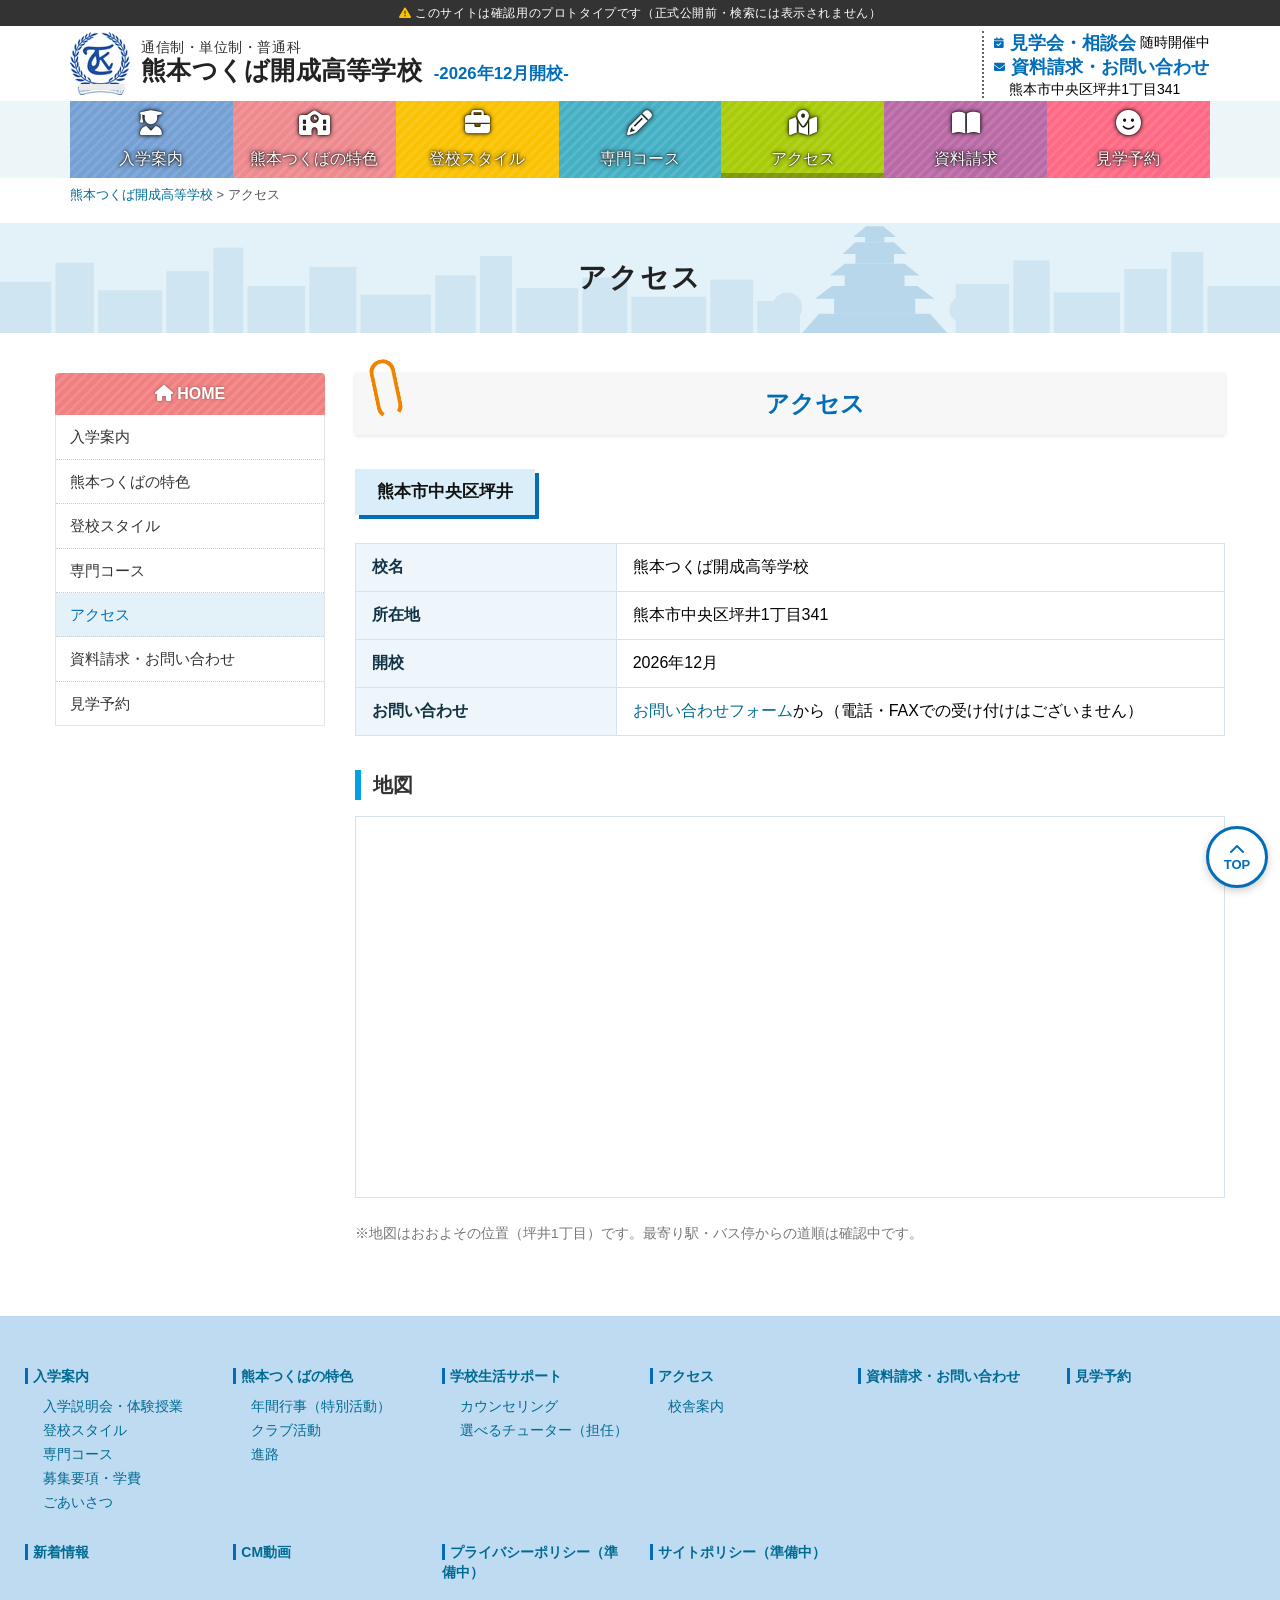
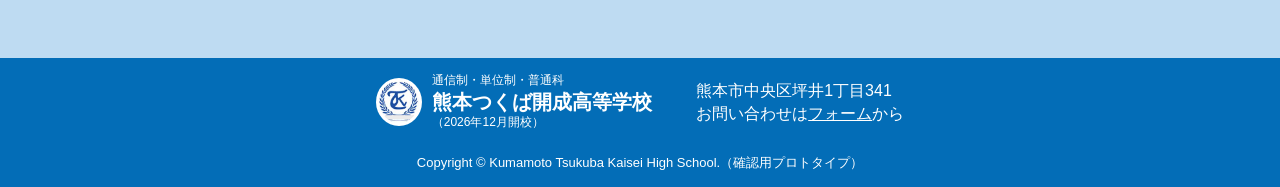
<file: access.html>
<!DOCTYPE html>
<html lang="ja">
<head>
<meta charset="UTF-8">
<meta name="viewport" content="width=device-width, initial-scale=1">
<meta name="robots" content="noindex, nofollow, noarchive">
<meta name="darkreader-lock">
<title>アクセス - 熊本つくば開成高等学校【プロトタイプ】</title>
<meta name="description" content="熊本つくば開成高等学校へのアクセス（試作版）です。">
<link rel="stylesheet" href="https://cdnjs.cloudflare.com/ajax/libs/twitter-bootstrap/3.3.7/css/bootstrap.min.css">
<link rel="stylesheet" href="https://cdnjs.cloudflare.com/ajax/libs/font-awesome/6.5.2/css/all.min.css">
<link rel="preconnect" href="https://fonts.googleapis.com">
<link rel="preconnect" href="https://fonts.gstatic.com" crossorigin>
<link rel="stylesheet" href="https://fonts.googleapis.com/css2?family=Yomogi&amp;display=swap">
<link rel="stylesheet" href="assets/css/style.css">
</head>
<body id="top">

<div id="header">
	<div class="proto-band"><i class="fa-solid fa-triangle-exclamation"></i>このサイトは確認用のプロトタイプです<span class="pb-long">（正式公開前・検索には表示されません）</span><span class="pb-short">（正式公開前）</span></div>
	<div class="container">
		<h1 class="logo"><a href="index.html"><img src="assets/img/emblem_tk_kari.png" alt="校章（仮）"><span class="txt"><small>通信制・単位制・普通科</small><span class="name-row"><strong>熊本つくば開成高等学校</strong><span class="target">2026年12月開校</span></span></span></a></h1>
		<ul class="guidance">
			<li>
				<div class="contact">
					<p class="tel"><i class="fa-solid fa-calendar-check"></i> <a href="reservation.html">見学会・相談会</a> 随時開催中</p>
					<p class="tel"><i class="fa-solid fa-envelope"></i> <a href="contact.html">資料請求・お問い合わせ</a></p>
					<p class="address">熊本市中央区坪井1丁目341</p>
				</div>
			</li>
		</ul>
	</div>
	<nav id="g-nav">
		<div class="container">
			<ul>
				<li><a href="school.html" class="school"><i class="fa-solid fa-user-graduate"></i>入学案内</a></li>
				<li><a href="feature.html" class="feature"><i class="fa-solid fa-school"></i>熊本つくばの特色</a></li>
				<li><a href="style.html" class="style"><i class="fa-solid fa-briefcase"></i>登校スタイル</a></li>
				<li><a href="course.html" class="course"><i class="fa-solid fa-pencil"></i>専門コース</a></li>
				<li><a href="access.html" class="access current"><i class="fa-solid fa-map-location-dot"></i>アクセス</a></li>
				<li><a href="contact.html" class="contact"><i class="fa-solid fa-book-open"></i>資料請求</a></li>
				<li><a href="reservation.html" class="reservation"><i class="fa-solid fa-face-smile"></i>見学予約</a></li>
			</ul>
		</div>
	</nav>
</div>

<button id="mobile-nav-btn" type="button" aria-label="メニューを開く"><i class="fa-solid fa-bars"></i>MENU</button>
<div id="mobile-menu" aria-hidden="true">
	<div class="inner">
		<div class="head">メニュー</div>
		<ul>
			<li><a href="index.html" class="home"><i class="fa-solid fa-house"></i>ホーム</a></li>
			<li><a href="school.html" class="school"><i class="fa-solid fa-user-graduate"></i>入学案内</a></li>
			<li><a href="feature.html" class="feature"><i class="fa-solid fa-school"></i>熊本つくばの特色</a></li>
			<li><a href="style.html" class="style"><i class="fa-solid fa-briefcase"></i>登校スタイル</a></li>
			<li><a href="course.html" class="course"><i class="fa-solid fa-pencil"></i>専門コース</a></li>
			<li><a href="access.html" class="access current"><i class="fa-solid fa-map-location-dot"></i>アクセス</a></li>
			<li><a href="contact.html" class="contact"><i class="fa-solid fa-book-open"></i>資料請求</a></li>
			<li><a href="reservation.html" class="reservation"><i class="fa-solid fa-face-smile"></i>見学予約</a></li>
		</ul>
		<button type="button" class="close-btn"><i class="fa-solid fa-circle-xmark"></i> 閉じる</button>
	</div>
</div>

<div id="content" class="lower">
	<div class="container"><p class="breadcrumbs"><a href="index.html">熊本つくば開成高等学校</a> &gt; アクセス</p></div>
	<div class="page-head"><svg class="skyline" viewBox="0 0 1200 110" preserveAspectRatio="xMidYMax slice" aria-hidden="true"><g fill="#CFE5F2"><rect x="0" y="62" width="48" height="48"/><rect x="52" y="44" width="36" height="66"/><rect x="92" y="70" width="60" height="40"/><rect x="156" y="52" width="40" height="58"/><rect x="200" y="30" width="28" height="80"/><rect x="232" y="66" width="54" height="44"/><rect x="290" y="48" width="44" height="62"/><rect x="338" y="74" width="66" height="36"/><rect x="408" y="56" width="38" height="54"/><rect x="450" y="38" width="30" height="72"/><rect x="484" y="68" width="58" height="42"/><rect x="546" y="58" width="42" height="52"/><rect x="592" y="76" width="70" height="34"/><rect x="666" y="60" width="40" height="50"/><rect x="710" y="80" width="40" height="30"/><rect x="896" y="64" width="50" height="46"/><rect x="950" y="42" width="34" height="68"/><rect x="988" y="72" width="62" height="38"/><rect x="1054" y="50" width="40" height="60"/><rect x="1098" y="34" width="30" height="76"/><rect x="1132" y="66" width="68" height="44"/><circle cx="738" cy="86" r="14"/><circle cx="902" cy="88" r="12"/></g><g fill="#B9D7EA"><polygon points="752,110 888,110 872,92 768,92"/><rect x="782" y="74" width="76" height="18"/><polygon points="764,78 876,78 860,66 780,66"/><rect x="792" y="52" width="56" height="14"/><polygon points="778,56 862,56 848,45 792,45"/><rect x="802" y="32" width="36" height="13"/><polygon points="790,36 850,36 838,25 802,25"/><rect x="811" y="17" width="18" height="8"/><polygon points="800,20 840,20 828,10 812,10"/></g></svg><h2>アクセス</h2></div>
	<div class="container lower-wrap">
		<div class="row">
			<div class="col-md-3 side-nav">
				<a href="index.html" class="home-head"><i class="fa-solid fa-house"></i> HOME</a>
				<ul>
					<li><a href="school.html">入学案内</a></li>
					<li><a href="feature.html">熊本つくばの特色</a></li>
					<li><a href="style.html">登校スタイル</a></li>
					<li><a href="course.html">専門コース</a></li>
					<li><a href="access.html" class="current">アクセス</a></li>
					<li><a href="contact.html">資料請求・お問い合わせ</a></li>
					<li><a href="reservation.html">見学予約</a></li>
				</ul>
			</div>
			<div class="col-md-9 lower-body">
				<h3 class="lower-title">アクセス</h3>
				<p class="lower-label">熊本市中央区坪井</p>
				<table class="info-table">
					<tr><th>校名</th><td>熊本つくば開成高等学校</td></tr>
					<tr><th>所在地</th><td>熊本市中央区坪井1丁目341</td></tr>
					<tr><th>開校</th><td>2026年12月</td></tr>
					<tr><th>お問い合わせ</th><td><a href="contact.html">お問い合わせフォーム</a>から（電話・FAXでの受け付けはございません）</td></tr>
				</table>

				<h4 class="sub" id="map">地図</h4>
				<div class="map-box">
					<iframe src="https://maps.google.com/maps?q=%E7%86%8A%E6%9C%AC%E5%B8%82%E4%B8%AD%E5%A4%AE%E5%8C%BA%E5%9D%AA%E4%BA%951%E4%B8%81%E7%9B%AE&amp;z=15&amp;output=embed" referrerpolicy="no-referrer-when-downgrade" title="熊本市中央区坪井1丁目の地図"></iframe>
				</div>
				<p class="small text-muted">※地図はおおよその位置（坪井1丁目）です。最寄り駅・バス停からの道順は確認中です。</p>

			</div>
		</div>
	</div>
</div>

<div id="footer">
	<div class="container-fluid">
		<ul class="sitemap">
			<li>
				<a href="school.html">入学案内</a>
				<ul>
					<li><a href="school.html#briefing">入学説明会・体験授業</a></li>
					<li><a href="style.html">登校スタイル</a></li>
					<li><a href="course.html">専門コース</a></li>
					<li><a href="school.html#guide">募集要項・学費</a></li>
					<li><a href="school.html#greeting">ごあいさつ</a></li>
				</ul>
			</li>
			<li>
				<a href="feature.html">熊本つくばの特色</a>
				<ul>
					<li><a href="feature.html#event">年間行事（特別活動）</a></li>
					<li><a href="feature.html#club">クラブ活動</a></li>
					<li><a href="feature.html#career">進路</a></li>
				</ul>
			</li>
			<li>
				<a href="feature.html#support">学校生活サポート</a>
				<ul>
					<li><a href="feature.html#counselor">カウンセリング</a></li>
					<li><a href="feature.html#tutor">選べるチューター（担任）</a></li>
				</ul>
			</li>
			<li>
				<a href="access.html">アクセス</a>
				<ul>
					<li><a href="access.html#map">校舎案内</a></li>
				</ul>
			</li>
			<li><a href="contact.html">資料請求・お問い合わせ</a></li>
			<li><a href="reservation.html">見学予約</a></li>
		</ul>
		<ul class="sitemap">
			<li><a href="index.html#news">新着情報</a></li>
			<li><a href="index.html#cm">CM動画</a></li>
			<li><a href="#" onclick="return false;">プライバシーポリシー（準備中）</a></li>
			<li><a href="#" onclick="return false;">サイトポリシー（準備中）</a></li>
		</ul>
	</div>
</div>
<div id="credit">
	<div class="container">
		<ul>
			<li><span class="flogo"><img src="assets/img/emblem_tk_kari.png" alt=""><span class="txt"><small>通信制・単位制・普通科</small><strong>熊本つくば開成高等学校</strong><small>（2026年12月開校）</small></span></span></li>
			<li>熊本市中央区坪井1丁目341<br>お問い合わせは<a href="contact.html">フォーム</a>から</li>
		</ul>
		<p class="copyright">Copyright &copy; Kumamoto Tsukuba Kaisei High School.（確認用プロトタイプ）</p>
	</div>
</div>

<div class="float-btns">
	<a href="reservation.html" class="reservation">見学予約</a>
	<a href="contact.html" class="contact">資料請求</a>
</div>
<div id="page-top"><a href="#top" aria-label="ページの先頭へ"><i class="fa-solid fa-chevron-up"></i>TOP</a></div>

<script src="assets/js/main.js"></script>
</body>
</html>
</file>
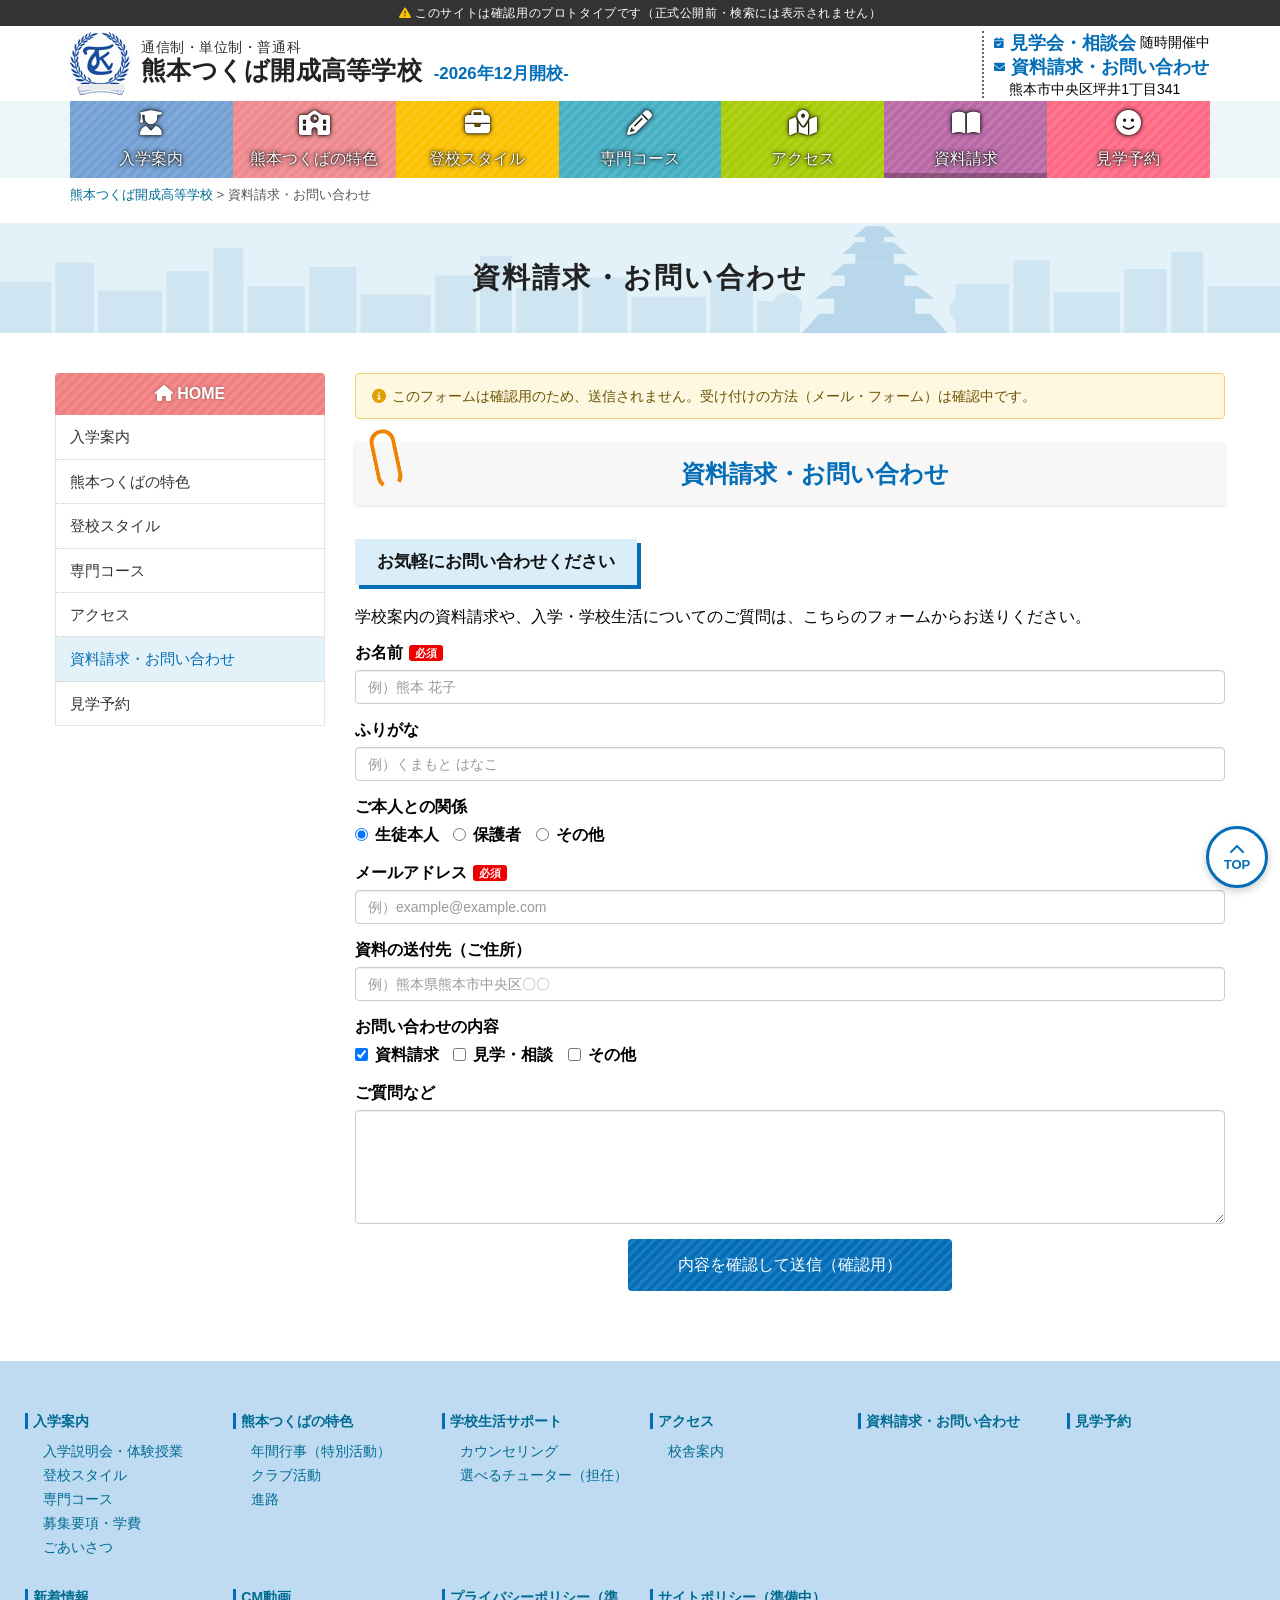
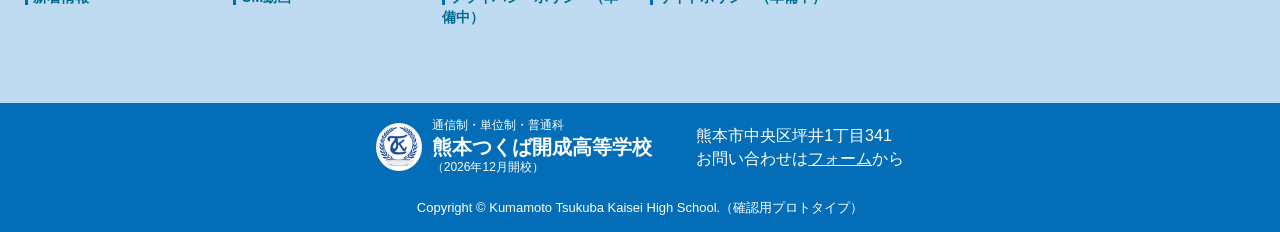
<file: contact.html>
<!DOCTYPE html>
<html lang="ja">
<head>
<meta charset="UTF-8">
<meta name="viewport" content="width=device-width, initial-scale=1">
<meta name="robots" content="noindex, nofollow, noarchive">
<meta name="darkreader-lock">
<title>資料請求・お問い合わせ - 熊本つくば開成高等学校【プロトタイプ】</title>
<meta name="description" content="熊本つくば開成高等学校の資料請求・お問い合わせ（試作版）です。">
<link rel="stylesheet" href="https://cdnjs.cloudflare.com/ajax/libs/twitter-bootstrap/3.3.7/css/bootstrap.min.css">
<link rel="stylesheet" href="https://cdnjs.cloudflare.com/ajax/libs/font-awesome/6.5.2/css/all.min.css">
<link rel="preconnect" href="https://fonts.googleapis.com">
<link rel="preconnect" href="https://fonts.gstatic.com" crossorigin>
<link rel="stylesheet" href="https://fonts.googleapis.com/css2?family=Yomogi&amp;display=swap">
<link rel="stylesheet" href="assets/css/style.css">
</head>
<body id="top">

<div id="header">
	<div class="proto-band"><i class="fa-solid fa-triangle-exclamation"></i>このサイトは確認用のプロトタイプです<span class="pb-long">（正式公開前・検索には表示されません）</span><span class="pb-short">（正式公開前）</span></div>
	<div class="container">
		<h1 class="logo"><a href="index.html"><img src="assets/img/emblem_tk_kari.png" alt="校章（仮）"><span class="txt"><small>通信制・単位制・普通科</small><span class="name-row"><strong>熊本つくば開成高等学校</strong><span class="target">2026年12月開校</span></span></span></a></h1>
		<ul class="guidance">
			<li>
				<div class="contact current">
					<p class="tel"><i class="fa-solid fa-calendar-check"></i> <a href="reservation.html">見学会・相談会</a> 随時開催中</p>
					<p class="tel"><i class="fa-solid fa-envelope"></i> <a href="contact.html">資料請求・お問い合わせ</a></p>
					<p class="address">熊本市中央区坪井1丁目341</p>
				</div>
			</li>
		</ul>
	</div>
	<nav id="g-nav">
		<div class="container">
			<ul>
				<li><a href="school.html" class="school"><i class="fa-solid fa-user-graduate"></i>入学案内</a></li>
				<li><a href="feature.html" class="feature"><i class="fa-solid fa-school"></i>熊本つくばの特色</a></li>
				<li><a href="style.html" class="style"><i class="fa-solid fa-briefcase"></i>登校スタイル</a></li>
				<li><a href="course.html" class="course"><i class="fa-solid fa-pencil"></i>専門コース</a></li>
				<li><a href="access.html" class="access"><i class="fa-solid fa-map-location-dot"></i>アクセス</a></li>
				<li><a href="contact.html" class="contact current"><i class="fa-solid fa-book-open"></i>資料請求</a></li>
				<li><a href="reservation.html" class="reservation"><i class="fa-solid fa-face-smile"></i>見学予約</a></li>
			</ul>
		</div>
	</nav>
</div>

<button id="mobile-nav-btn" type="button" aria-label="メニューを開く"><i class="fa-solid fa-bars"></i>MENU</button>
<div id="mobile-menu" aria-hidden="true">
	<div class="inner">
		<div class="head">メニュー</div>
		<ul>
			<li><a href="index.html" class="home"><i class="fa-solid fa-house"></i>ホーム</a></li>
			<li><a href="school.html" class="school"><i class="fa-solid fa-user-graduate"></i>入学案内</a></li>
			<li><a href="feature.html" class="feature"><i class="fa-solid fa-school"></i>熊本つくばの特色</a></li>
			<li><a href="style.html" class="style"><i class="fa-solid fa-briefcase"></i>登校スタイル</a></li>
			<li><a href="course.html" class="course"><i class="fa-solid fa-pencil"></i>専門コース</a></li>
			<li><a href="access.html" class="access"><i class="fa-solid fa-map-location-dot"></i>アクセス</a></li>
			<li><a href="contact.html" class="contact current"><i class="fa-solid fa-book-open"></i>資料請求</a></li>
			<li><a href="reservation.html" class="reservation"><i class="fa-solid fa-face-smile"></i>見学予約</a></li>
		</ul>
		<button type="button" class="close-btn"><i class="fa-solid fa-circle-xmark"></i> 閉じる</button>
	</div>
</div>

<div id="content" class="lower">
	<div class="container"><p class="breadcrumbs"><a href="index.html">熊本つくば開成高等学校</a> &gt; 資料請求・お問い合わせ</p></div>
	<div class="page-head"><svg class="skyline" viewBox="0 0 1200 110" preserveAspectRatio="xMidYMax slice" aria-hidden="true"><g fill="#CFE5F2"><rect x="0" y="62" width="48" height="48"/><rect x="52" y="44" width="36" height="66"/><rect x="92" y="70" width="60" height="40"/><rect x="156" y="52" width="40" height="58"/><rect x="200" y="30" width="28" height="80"/><rect x="232" y="66" width="54" height="44"/><rect x="290" y="48" width="44" height="62"/><rect x="338" y="74" width="66" height="36"/><rect x="408" y="56" width="38" height="54"/><rect x="450" y="38" width="30" height="72"/><rect x="484" y="68" width="58" height="42"/><rect x="546" y="58" width="42" height="52"/><rect x="592" y="76" width="70" height="34"/><rect x="666" y="60" width="40" height="50"/><rect x="710" y="80" width="40" height="30"/><rect x="896" y="64" width="50" height="46"/><rect x="950" y="42" width="34" height="68"/><rect x="988" y="72" width="62" height="38"/><rect x="1054" y="50" width="40" height="60"/><rect x="1098" y="34" width="30" height="76"/><rect x="1132" y="66" width="68" height="44"/><circle cx="738" cy="86" r="14"/><circle cx="902" cy="88" r="12"/></g><g fill="#B9D7EA"><polygon points="752,110 888,110 872,92 768,92"/><rect x="782" y="74" width="76" height="18"/><polygon points="764,78 876,78 860,66 780,66"/><rect x="792" y="52" width="56" height="14"/><polygon points="778,56 862,56 848,45 792,45"/><rect x="802" y="32" width="36" height="13"/><polygon points="790,36 850,36 838,25 802,25"/><rect x="811" y="17" width="18" height="8"/><polygon points="800,20 840,20 828,10 812,10"/></g></svg><h2>資料請求・お問い合わせ</h2></div>
	<div class="container lower-wrap">
		<div class="row">
			<div class="col-md-3 side-nav">
				<a href="index.html" class="home-head"><i class="fa-solid fa-house"></i> HOME</a>
				<ul>
					<li><a href="school.html">入学案内</a></li>
					<li><a href="feature.html">熊本つくばの特色</a></li>
					<li><a href="style.html">登校スタイル</a></li>
					<li><a href="course.html">専門コース</a></li>
					<li><a href="access.html">アクセス</a></li>
					<li><a href="contact.html" class="current">資料請求・お問い合わせ</a></li>
					<li><a href="reservation.html">見学予約</a></li>
				</ul>
			</div>
			<div class="col-md-9 lower-body">
				<div class="proto-note"><i class="fa-solid fa-circle-info"></i>このフォームは確認用のため、送信されません。受け付けの方法（メール・フォーム）は確認中です。</div>
				<h3 class="lower-title">資料請求・お問い合わせ</h3>
				<p class="lower-label">お気軽にお問い合わせください</p>
				<p>学校案内の資料請求や、入学・学校生活についてのご質問は、こちらのフォームからお送りください。</p>
				<form class="form-mock">
					<div class="form-group">
						<label for="c-name">お名前<span class="req">必須</span></label>
						<input type="text" class="form-control" id="c-name" placeholder="例）熊本 花子">
					</div>
					<div class="form-group">
						<label for="c-kana">ふりがな</label>
						<input type="text" class="form-control" id="c-kana" placeholder="例）くまもと はなこ">
					</div>
					<div class="form-group">
						<label>ご本人との関係</label>
						<div>
							<label class="radio-inline"><input type="radio" name="c-rel" checked> 生徒本人</label>
							<label class="radio-inline"><input type="radio" name="c-rel"> 保護者</label>
							<label class="radio-inline"><input type="radio" name="c-rel"> その他</label>
						</div>
					</div>
					<div class="form-group">
						<label for="c-mail">メールアドレス<span class="req">必須</span></label>
						<input type="email" class="form-control" id="c-mail" placeholder="例）example@example.com">
					</div>
					<div class="form-group">
						<label for="c-addr">資料の送付先（ご住所）</label>
						<input type="text" class="form-control" id="c-addr" placeholder="例）熊本県熊本市中央区〇〇">
					</div>
					<div class="form-group">
						<label>お問い合わせの内容</label>
						<div>
							<label class="checkbox-inline"><input type="checkbox" checked> 資料請求</label>
							<label class="checkbox-inline"><input type="checkbox"> 見学・相談</label>
							<label class="checkbox-inline"><input type="checkbox"> その他</label>
						</div>
					</div>
					<div class="form-group">
						<label for="c-msg">ご質問など</label>
						<textarea class="form-control" id="c-msg" rows="5"></textarea>
					</div>
					<p class="text-center"><button type="submit" class="btn-submit">内容を確認して送信（確認用）</button></p>
				</form>

			</div>
		</div>
	</div>
</div>

<div id="footer">
	<div class="container-fluid">
		<ul class="sitemap">
			<li>
				<a href="school.html">入学案内</a>
				<ul>
					<li><a href="school.html#briefing">入学説明会・体験授業</a></li>
					<li><a href="style.html">登校スタイル</a></li>
					<li><a href="course.html">専門コース</a></li>
					<li><a href="school.html#guide">募集要項・学費</a></li>
					<li><a href="school.html#greeting">ごあいさつ</a></li>
				</ul>
			</li>
			<li>
				<a href="feature.html">熊本つくばの特色</a>
				<ul>
					<li><a href="feature.html#event">年間行事（特別活動）</a></li>
					<li><a href="feature.html#club">クラブ活動</a></li>
					<li><a href="feature.html#career">進路</a></li>
				</ul>
			</li>
			<li>
				<a href="feature.html#support">学校生活サポート</a>
				<ul>
					<li><a href="feature.html#counselor">カウンセリング</a></li>
					<li><a href="feature.html#tutor">選べるチューター（担任）</a></li>
				</ul>
			</li>
			<li>
				<a href="access.html">アクセス</a>
				<ul>
					<li><a href="access.html#map">校舎案内</a></li>
				</ul>
			</li>
			<li><a href="contact.html">資料請求・お問い合わせ</a></li>
			<li><a href="reservation.html">見学予約</a></li>
		</ul>
		<ul class="sitemap">
			<li><a href="index.html#news">新着情報</a></li>
			<li><a href="index.html#cm">CM動画</a></li>
			<li><a href="#" onclick="return false;">プライバシーポリシー（準備中）</a></li>
			<li><a href="#" onclick="return false;">サイトポリシー（準備中）</a></li>
		</ul>
	</div>
</div>
<div id="credit">
	<div class="container">
		<ul>
			<li><span class="flogo"><img src="assets/img/emblem_tk_kari.png" alt=""><span class="txt"><small>通信制・単位制・普通科</small><strong>熊本つくば開成高等学校</strong><small>（2026年12月開校）</small></span></span></li>
			<li>熊本市中央区坪井1丁目341<br>お問い合わせは<a href="contact.html">フォーム</a>から</li>
		</ul>
		<p class="copyright">Copyright &copy; Kumamoto Tsukuba Kaisei High School.（確認用プロトタイプ）</p>
	</div>
</div>

<div class="float-btns">
	<a href="reservation.html" class="reservation">見学予約</a>
	<a href="contact.html" class="contact current">資料請求</a>
</div>
<div id="page-top"><a href="#top" aria-label="ページの先頭へ"><i class="fa-solid fa-chevron-up"></i>TOP</a></div>

<script src="assets/js/main.js"></script>
</body>
</html>
</file>
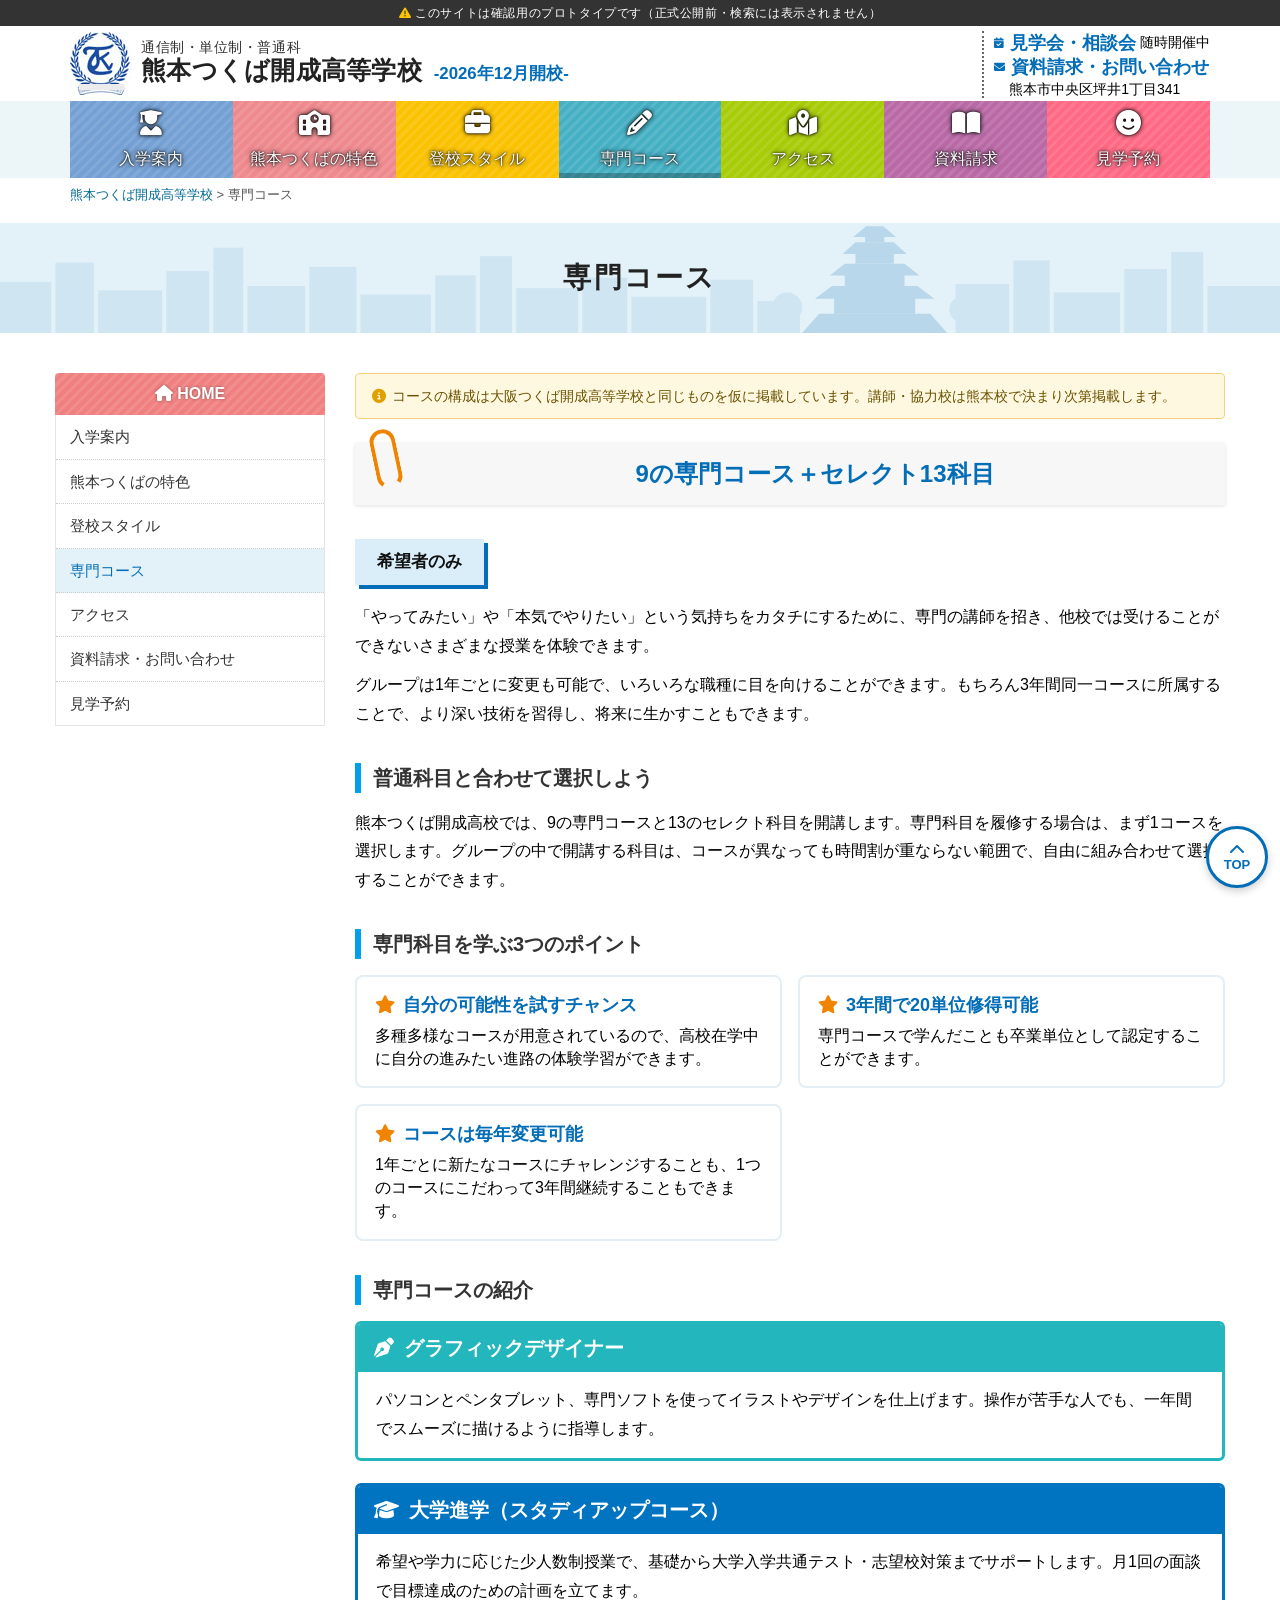
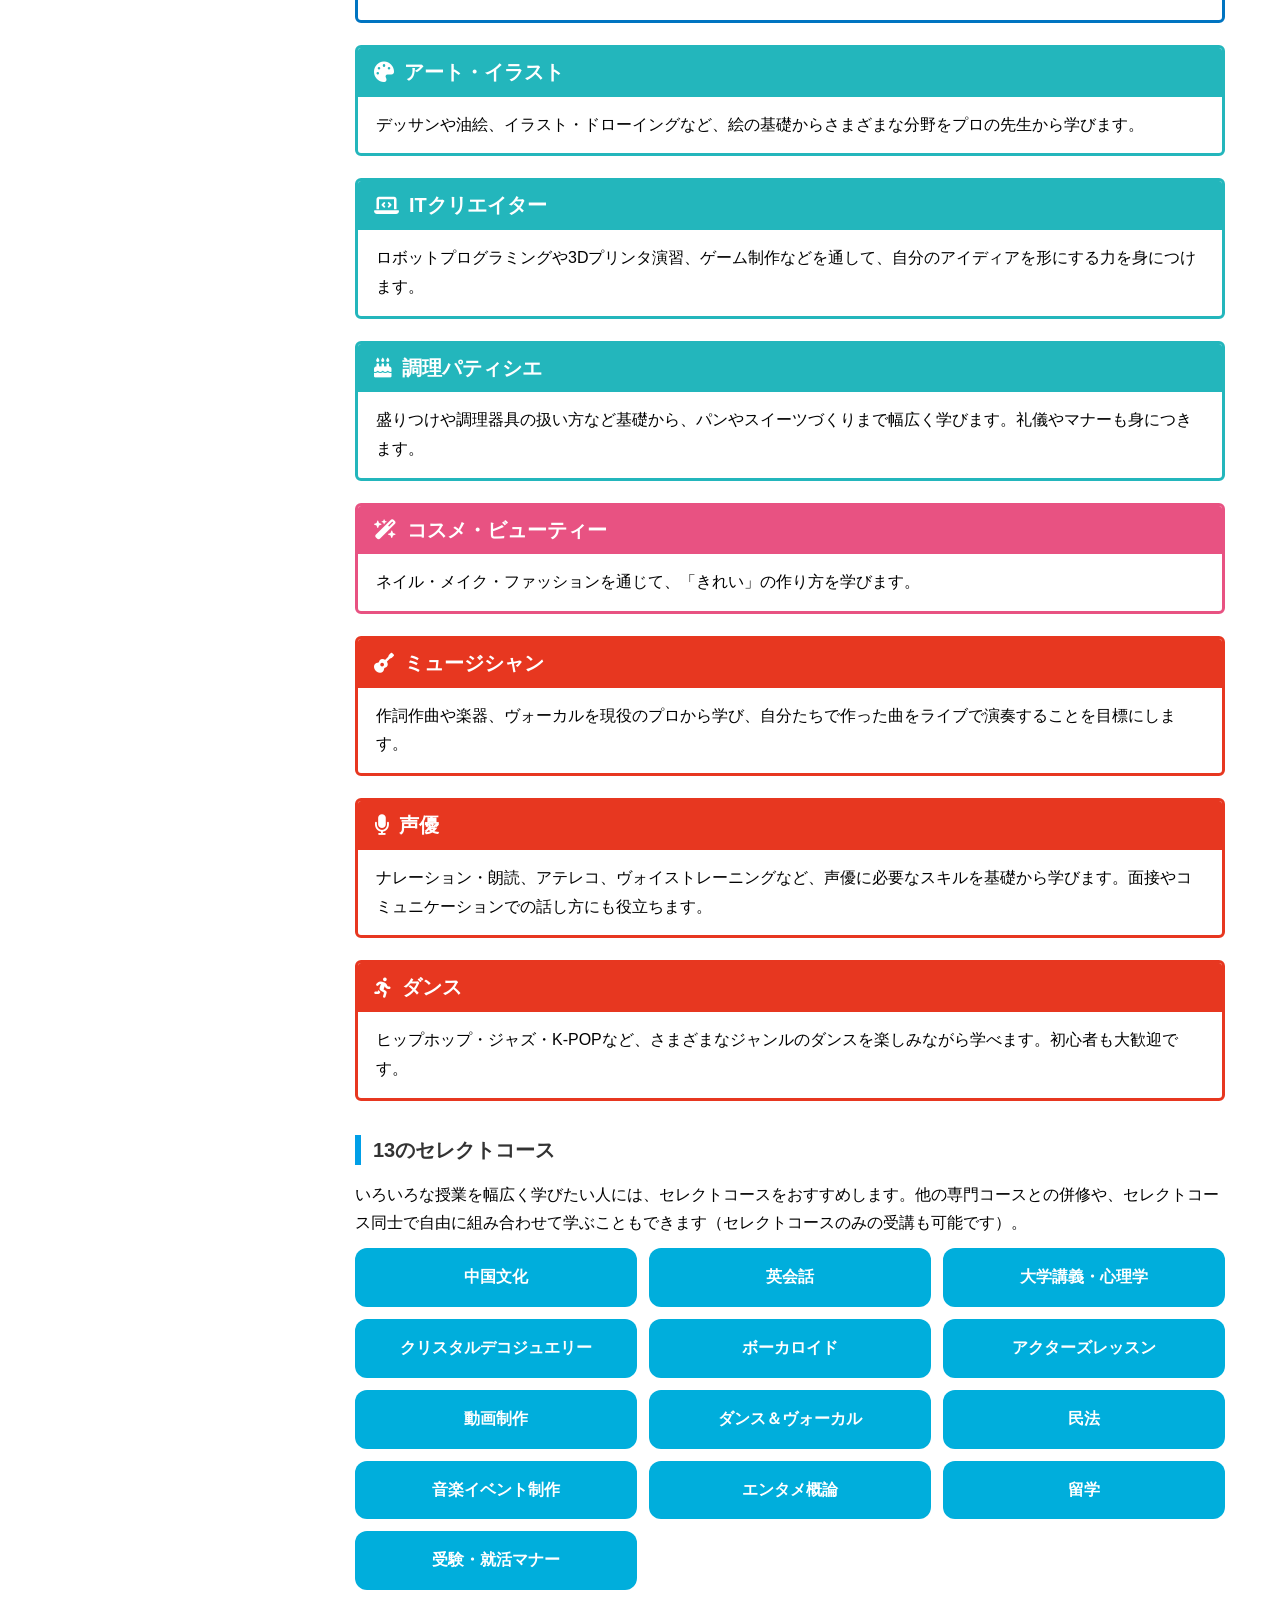
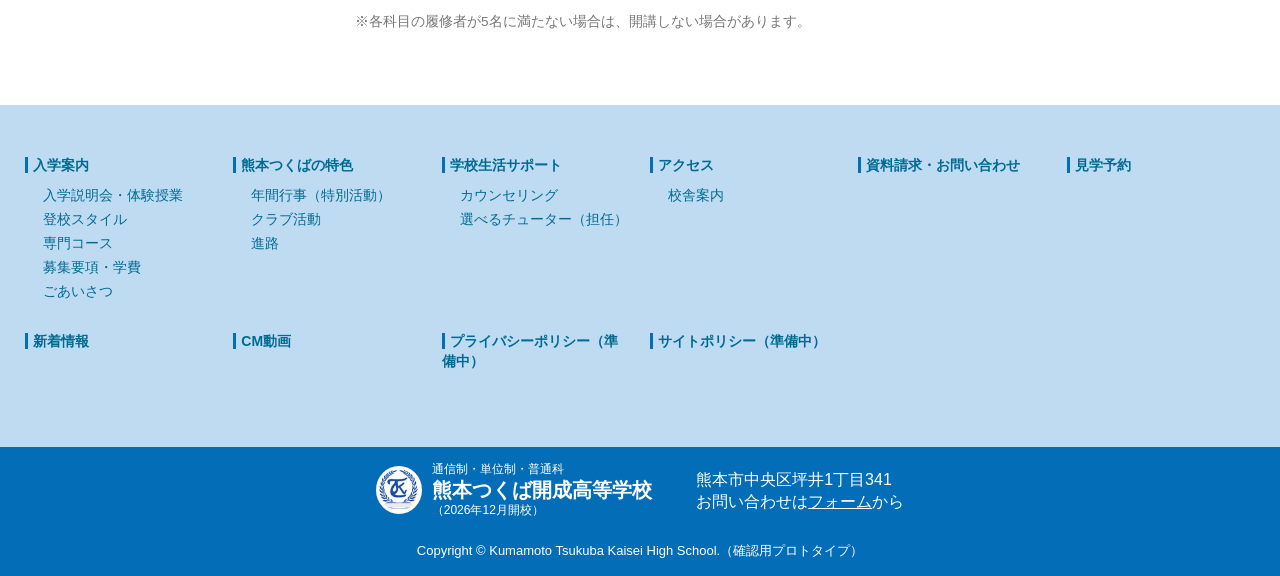
<file: course.html>
<!DOCTYPE html>
<html lang="ja">
<head>
<meta charset="UTF-8">
<meta name="viewport" content="width=device-width, initial-scale=1">
<meta name="robots" content="noindex, nofollow, noarchive">
<meta name="darkreader-lock">
<title>専門コース - 熊本つくば開成高等学校【プロトタイプ】</title>
<meta name="description" content="熊本つくば開成高等学校の専門コース・セレクトコース（試作版）です。">
<link rel="stylesheet" href="https://cdnjs.cloudflare.com/ajax/libs/twitter-bootstrap/3.3.7/css/bootstrap.min.css">
<link rel="stylesheet" href="https://cdnjs.cloudflare.com/ajax/libs/font-awesome/6.5.2/css/all.min.css">
<link rel="preconnect" href="https://fonts.googleapis.com">
<link rel="preconnect" href="https://fonts.gstatic.com" crossorigin>
<link rel="stylesheet" href="https://fonts.googleapis.com/css2?family=Yomogi&amp;display=swap">
<link rel="stylesheet" href="assets/css/style.css">
</head>
<body id="top">

<div id="header">
	<div class="proto-band"><i class="fa-solid fa-triangle-exclamation"></i>このサイトは確認用のプロトタイプです<span class="pb-long">（正式公開前・検索には表示されません）</span><span class="pb-short">（正式公開前）</span></div>
	<div class="container">
		<h1 class="logo"><a href="index.html"><img src="assets/img/emblem_tk_kari.png" alt="校章（仮）"><span class="txt"><small>通信制・単位制・普通科</small><span class="name-row"><strong>熊本つくば開成高等学校</strong><span class="target">2026年12月開校</span></span></span></a></h1>
		<ul class="guidance">
			<li>
				<div class="contact">
					<p class="tel"><i class="fa-solid fa-calendar-check"></i> <a href="reservation.html">見学会・相談会</a> 随時開催中</p>
					<p class="tel"><i class="fa-solid fa-envelope"></i> <a href="contact.html">資料請求・お問い合わせ</a></p>
					<p class="address">熊本市中央区坪井1丁目341</p>
				</div>
			</li>
		</ul>
	</div>
	<nav id="g-nav">
		<div class="container">
			<ul>
				<li><a href="school.html" class="school"><i class="fa-solid fa-user-graduate"></i>入学案内</a></li>
				<li><a href="feature.html" class="feature"><i class="fa-solid fa-school"></i>熊本つくばの特色</a></li>
				<li><a href="style.html" class="style"><i class="fa-solid fa-briefcase"></i>登校スタイル</a></li>
				<li><a href="course.html" class="course current"><i class="fa-solid fa-pencil"></i>専門コース</a></li>
				<li><a href="access.html" class="access"><i class="fa-solid fa-map-location-dot"></i>アクセス</a></li>
				<li><a href="contact.html" class="contact"><i class="fa-solid fa-book-open"></i>資料請求</a></li>
				<li><a href="reservation.html" class="reservation"><i class="fa-solid fa-face-smile"></i>見学予約</a></li>
			</ul>
		</div>
	</nav>
</div>

<button id="mobile-nav-btn" type="button" aria-label="メニューを開く"><i class="fa-solid fa-bars"></i>MENU</button>
<div id="mobile-menu" aria-hidden="true">
	<div class="inner">
		<div class="head">メニュー</div>
		<ul>
			<li><a href="index.html" class="home"><i class="fa-solid fa-house"></i>ホーム</a></li>
			<li><a href="school.html" class="school"><i class="fa-solid fa-user-graduate"></i>入学案内</a></li>
			<li><a href="feature.html" class="feature"><i class="fa-solid fa-school"></i>熊本つくばの特色</a></li>
			<li><a href="style.html" class="style"><i class="fa-solid fa-briefcase"></i>登校スタイル</a></li>
			<li><a href="course.html" class="course current"><i class="fa-solid fa-pencil"></i>専門コース</a></li>
			<li><a href="access.html" class="access"><i class="fa-solid fa-map-location-dot"></i>アクセス</a></li>
			<li><a href="contact.html" class="contact"><i class="fa-solid fa-book-open"></i>資料請求</a></li>
			<li><a href="reservation.html" class="reservation"><i class="fa-solid fa-face-smile"></i>見学予約</a></li>
		</ul>
		<button type="button" class="close-btn"><i class="fa-solid fa-circle-xmark"></i> 閉じる</button>
	</div>
</div>

<div id="content" class="lower">
	<div class="container"><p class="breadcrumbs"><a href="index.html">熊本つくば開成高等学校</a> &gt; 専門コース</p></div>
	<div class="page-head"><svg class="skyline" viewBox="0 0 1200 110" preserveAspectRatio="xMidYMax slice" aria-hidden="true"><g fill="#CFE5F2"><rect x="0" y="62" width="48" height="48"/><rect x="52" y="44" width="36" height="66"/><rect x="92" y="70" width="60" height="40"/><rect x="156" y="52" width="40" height="58"/><rect x="200" y="30" width="28" height="80"/><rect x="232" y="66" width="54" height="44"/><rect x="290" y="48" width="44" height="62"/><rect x="338" y="74" width="66" height="36"/><rect x="408" y="56" width="38" height="54"/><rect x="450" y="38" width="30" height="72"/><rect x="484" y="68" width="58" height="42"/><rect x="546" y="58" width="42" height="52"/><rect x="592" y="76" width="70" height="34"/><rect x="666" y="60" width="40" height="50"/><rect x="710" y="80" width="40" height="30"/><rect x="896" y="64" width="50" height="46"/><rect x="950" y="42" width="34" height="68"/><rect x="988" y="72" width="62" height="38"/><rect x="1054" y="50" width="40" height="60"/><rect x="1098" y="34" width="30" height="76"/><rect x="1132" y="66" width="68" height="44"/><circle cx="738" cy="86" r="14"/><circle cx="902" cy="88" r="12"/></g><g fill="#B9D7EA"><polygon points="752,110 888,110 872,92 768,92"/><rect x="782" y="74" width="76" height="18"/><polygon points="764,78 876,78 860,66 780,66"/><rect x="792" y="52" width="56" height="14"/><polygon points="778,56 862,56 848,45 792,45"/><rect x="802" y="32" width="36" height="13"/><polygon points="790,36 850,36 838,25 802,25"/><rect x="811" y="17" width="18" height="8"/><polygon points="800,20 840,20 828,10 812,10"/></g></svg><h2>専門コース</h2></div>
	<div class="container lower-wrap">
		<div class="row">
			<div class="col-md-3 side-nav">
				<a href="index.html" class="home-head"><i class="fa-solid fa-house"></i> HOME</a>
				<ul>
					<li><a href="school.html">入学案内</a></li>
					<li><a href="feature.html">熊本つくばの特色</a></li>
					<li><a href="style.html">登校スタイル</a></li>
					<li><a href="course.html" class="current">専門コース</a></li>
					<li><a href="access.html">アクセス</a></li>
					<li><a href="contact.html">資料請求・お問い合わせ</a></li>
					<li><a href="reservation.html">見学予約</a></li>
				</ul>
			</div>
			<div class="col-md-9 lower-body">
				<div class="proto-note"><i class="fa-solid fa-circle-info"></i>コースの構成は大阪つくば開成高等学校と同じものを仮に掲載しています。講師・協力校は熊本校で決まり次第掲載します。</div>
				<h3 class="lower-title">9の専門コース＋セレクト13科目</h3>
				<p class="lower-label">希望者のみ</p>
				<p>「やってみたい」や「本気でやりたい」という気持ちをカタチにするために、専門の講師を招き、他校では受けることができないさまざまな授業を体験できます。</p>
				<p>グループは1年ごとに変更も可能で、いろいろな職種に目を向けることができます。もちろん3年間同一コースに所属することで、より深い技術を習得し、将来に生かすこともできます。</p>

				<h4 class="sub">普通科目と合わせて選択しよう</h4>
				<p>熊本つくば開成高校では、9の専門コースと13のセレクト科目を開講します。専門科目を履修する場合は、まず1コースを選択します。グループの中で開講する科目は、コースが異なっても時間割が重ならない範囲で、自由に組み合わせて選択することができます。</p>

				<h4 class="sub">専門科目を学ぶ3つのポイント</h4>
				<ul class="feature-list">
					<li><strong><i class="fa-solid fa-star"></i>自分の可能性を試すチャンス</strong>多種多様なコースが用意されているので、高校在学中に自分の進みたい進路の体験学習ができます。</li>
					<li><strong><i class="fa-solid fa-star"></i>3年間で20単位修得可能</strong>専門コースで学んだことも卒業単位として認定することができます。</li>
					<li><strong><i class="fa-solid fa-star"></i>コースは毎年変更可能</strong>1年ごとに新たなコースにチャレンジすることも、1つのコースにこだわって3年間継続することもできます。</li>
				</ul>

				<h4 class="sub">専門コースの紹介</h4>
				<div class="course-detail c02" id="gd">
					<div class="hd"><i class="fa-solid fa-pen-nib"></i>グラフィックデザイナー</div>
					<div class="bd">パソコンとペンタブレット、専門ソフトを使ってイラストやデザインを仕上げます。操作が苦手な人でも、一年間でスムーズに描けるように指導します。</div>
				</div>
				<div class="course-detail c01" id="st">
					<div class="hd"><i class="fa-solid fa-graduation-cap"></i>大学進学（スタディアップコース）</div>
					<div class="bd">希望や学力に応じた少人数制授業で、基礎から大学入学共通テスト・志望校対策までサポートします。月1回の面談で目標達成のための計画を立てます。</div>
				</div>
				<div class="course-detail c02" id="di">
					<div class="hd"><i class="fa-solid fa-palette"></i>アート・イラスト</div>
					<div class="bd">デッサンや油絵、イラスト・ドローイングなど、絵の基礎からさまざまな分野をプロの先生から学びます。</div>
				</div>
				<div class="course-detail c02" id="it">
					<div class="hd"><i class="fa-solid fa-laptop-code"></i>ITクリエイター</div>
					<div class="bd">ロボットプログラミングや3Dプリンタ演習、ゲーム制作などを通して、自分のアイディアを形にする力を身につけます。</div>
				</div>
				<div class="course-detail c02" id="ck">
					<div class="hd"><i class="fa-solid fa-cake-candles"></i>調理パティシエ</div>
					<div class="bd">盛りつけや調理器具の扱い方など基礎から、パンやスイーツづくりまで幅広く学びます。礼儀やマナーも身につきます。</div>
				</div>
				<div class="course-detail c03" id="bt">
					<div class="hd"><i class="fa-solid fa-wand-magic-sparkles"></i>コスメ・ビューティー</div>
					<div class="bd">ネイル・メイク・ファッションを通じて、「きれい」の作り方を学びます。</div>
				</div>
				<div class="course-detail c15" id="mc">
					<div class="hd"><i class="fa-solid fa-guitar"></i>ミュージシャン</div>
					<div class="bd">作詞作曲や楽器、ヴォーカルを現役のプロから学び、自分たちで作った曲をライブで演奏することを目標にします。</div>
				</div>
				<div class="course-detail c15" id="vs">
					<div class="hd"><i class="fa-solid fa-microphone"></i>声優</div>
					<div class="bd">ナレーション・朗読、アテレコ、ヴォイストレーニングなど、声優に必要なスキルを基礎から学びます。面接やコミュニケーションでの話し方にも役立ちます。</div>
				</div>
				<div class="course-detail c15" id="ds">
					<div class="hd"><i class="fa-solid fa-person-running"></i>ダンス</div>
					<div class="bd">ヒップホップ・ジャズ・K-POPなど、さまざまなジャンルのダンスを楽しみながら学べます。初心者も大歓迎です。</div>
				</div>

				<h4 class="sub" id="select">13のセレクトコース</h4>
				<p>いろいろな授業を幅広く学びたい人には、セレクトコースをおすすめします。他の専門コースとの併修や、セレクトコース同士で自由に組み合わせて学ぶこともできます（セレクトコースのみの受講も可能です）。</p>
				<ul class="select-grid">
					<li>中国文化</li>
					<li>英会話</li>
					<li>大学講義・心理学</li>
					<li>クリスタルデコジュエリー</li>
					<li>ボーカロイド</li>
					<li>アクターズレッスン</li>
					<li>動画制作</li>
					<li>ダンス＆ヴォーカル</li>
					<li>民法</li>
					<li>音楽イベント制作</li>
					<li>エンタメ概論</li>
					<li>留学</li>
					<li>受験・就活マナー</li>
				</ul>
				<p class="small text-muted">※各科目の履修者が5名に満たない場合は、開講しない場合があります。</p>

			</div>
		</div>
	</div>
</div>

<div id="footer">
	<div class="container-fluid">
		<ul class="sitemap">
			<li>
				<a href="school.html">入学案内</a>
				<ul>
					<li><a href="school.html#briefing">入学説明会・体験授業</a></li>
					<li><a href="style.html">登校スタイル</a></li>
					<li><a href="course.html">専門コース</a></li>
					<li><a href="school.html#guide">募集要項・学費</a></li>
					<li><a href="school.html#greeting">ごあいさつ</a></li>
				</ul>
			</li>
			<li>
				<a href="feature.html">熊本つくばの特色</a>
				<ul>
					<li><a href="feature.html#event">年間行事（特別活動）</a></li>
					<li><a href="feature.html#club">クラブ活動</a></li>
					<li><a href="feature.html#career">進路</a></li>
				</ul>
			</li>
			<li>
				<a href="feature.html#support">学校生活サポート</a>
				<ul>
					<li><a href="feature.html#counselor">カウンセリング</a></li>
					<li><a href="feature.html#tutor">選べるチューター（担任）</a></li>
				</ul>
			</li>
			<li>
				<a href="access.html">アクセス</a>
				<ul>
					<li><a href="access.html#map">校舎案内</a></li>
				</ul>
			</li>
			<li><a href="contact.html">資料請求・お問い合わせ</a></li>
			<li><a href="reservation.html">見学予約</a></li>
		</ul>
		<ul class="sitemap">
			<li><a href="index.html#news">新着情報</a></li>
			<li><a href="index.html#cm">CM動画</a></li>
			<li><a href="#" onclick="return false;">プライバシーポリシー（準備中）</a></li>
			<li><a href="#" onclick="return false;">サイトポリシー（準備中）</a></li>
		</ul>
	</div>
</div>
<div id="credit">
	<div class="container">
		<ul>
			<li><span class="flogo"><img src="assets/img/emblem_tk_kari.png" alt=""><span class="txt"><small>通信制・単位制・普通科</small><strong>熊本つくば開成高等学校</strong><small>（2026年12月開校）</small></span></span></li>
			<li>熊本市中央区坪井1丁目341<br>お問い合わせは<a href="contact.html">フォーム</a>から</li>
		</ul>
		<p class="copyright">Copyright &copy; Kumamoto Tsukuba Kaisei High School.（確認用プロトタイプ）</p>
	</div>
</div>

<div class="float-btns">
	<a href="reservation.html" class="reservation">見学予約</a>
	<a href="contact.html" class="contact">資料請求</a>
</div>
<div id="page-top"><a href="#top" aria-label="ページの先頭へ"><i class="fa-solid fa-chevron-up"></i>TOP</a></div>

<script src="assets/js/main.js"></script>
</body>
</html>
</file>
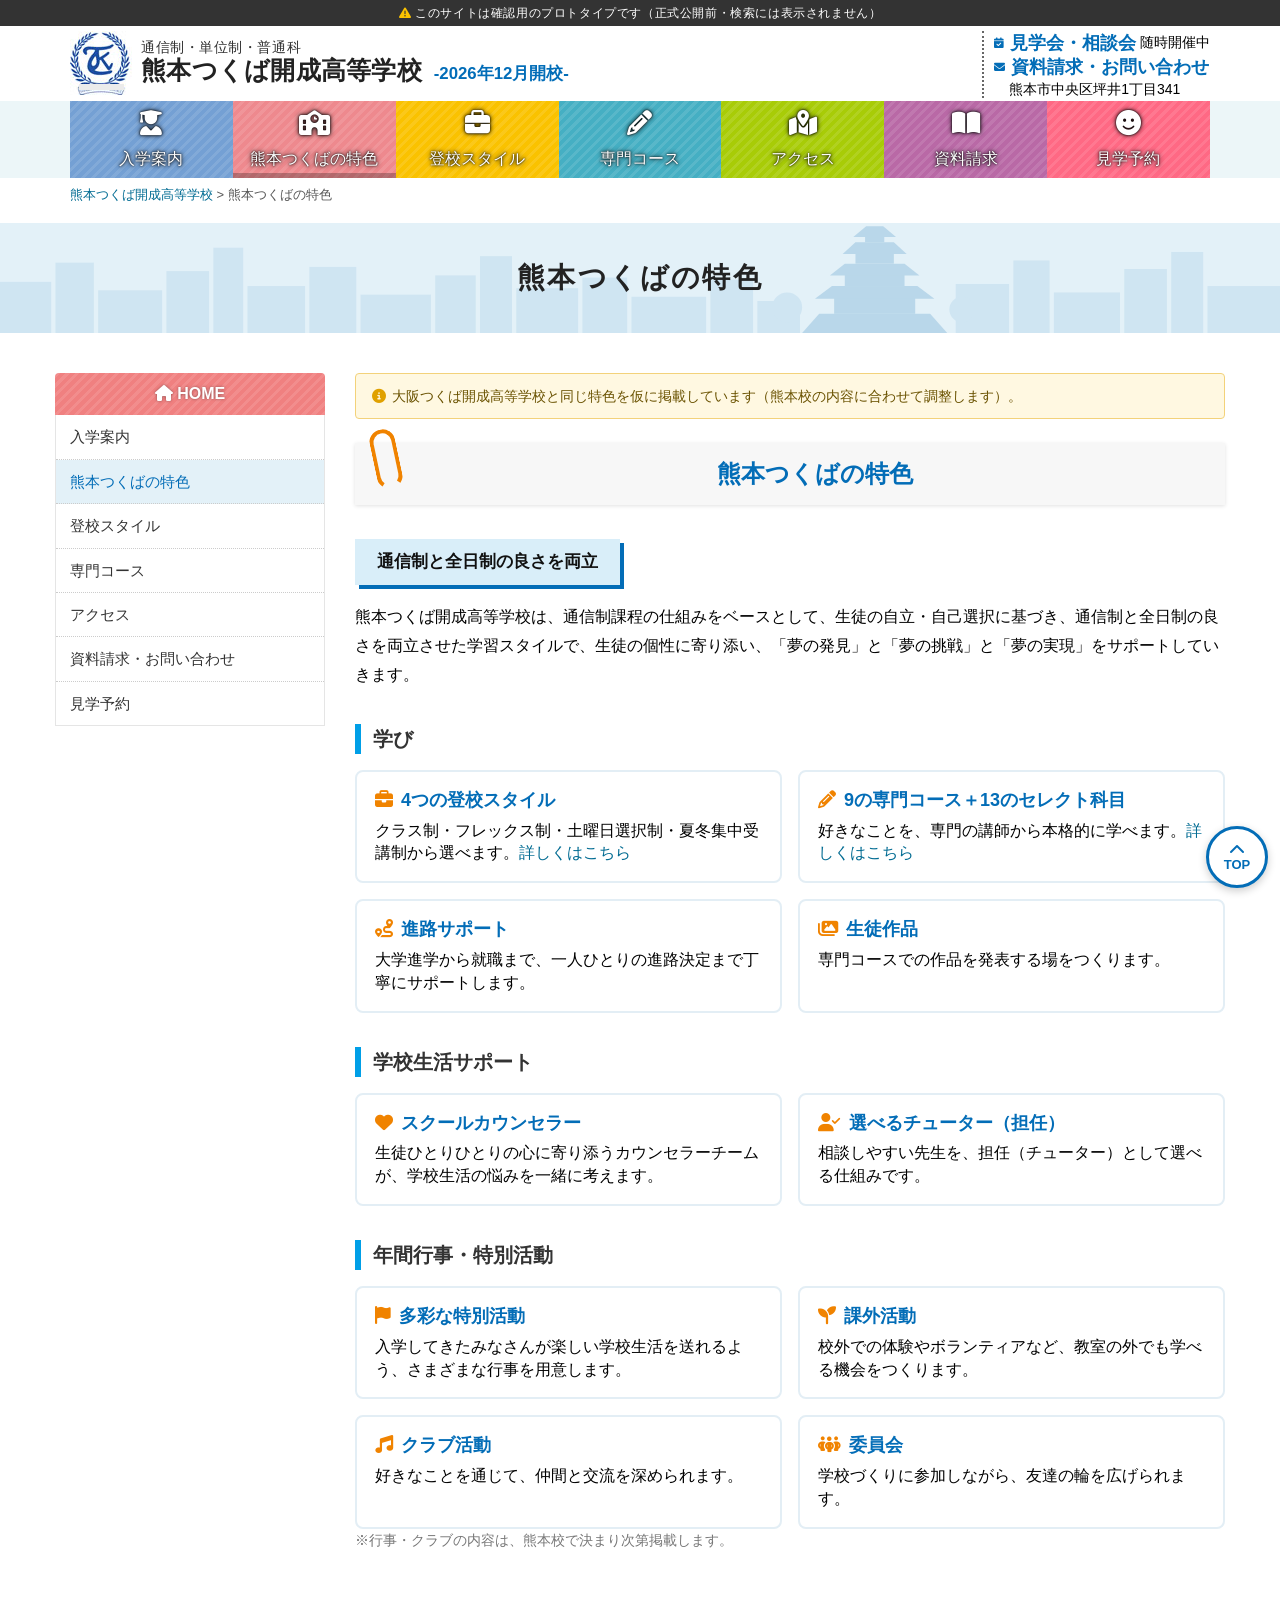
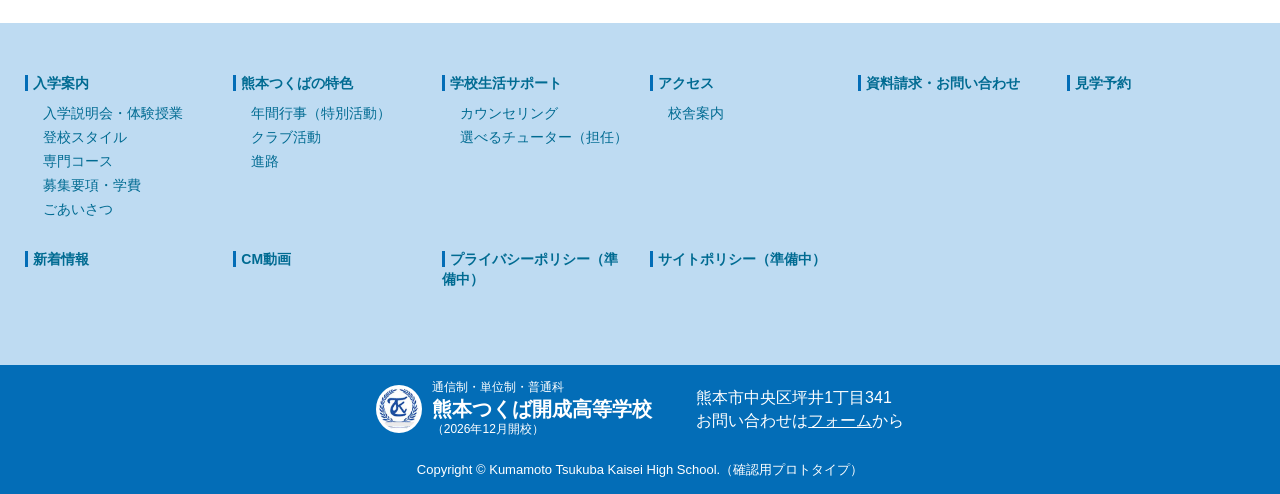
<file: feature.html>
<!DOCTYPE html>
<html lang="ja">
<head>
<meta charset="UTF-8">
<meta name="viewport" content="width=device-width, initial-scale=1">
<meta name="robots" content="noindex, nofollow, noarchive">
<meta name="darkreader-lock">
<title>熊本つくばの特色 - 熊本つくば開成高等学校【プロトタイプ】</title>
<meta name="description" content="熊本つくば開成高等学校の特色（試作版）です。">
<link rel="stylesheet" href="https://cdnjs.cloudflare.com/ajax/libs/twitter-bootstrap/3.3.7/css/bootstrap.min.css">
<link rel="stylesheet" href="https://cdnjs.cloudflare.com/ajax/libs/font-awesome/6.5.2/css/all.min.css">
<link rel="preconnect" href="https://fonts.googleapis.com">
<link rel="preconnect" href="https://fonts.gstatic.com" crossorigin>
<link rel="stylesheet" href="https://fonts.googleapis.com/css2?family=Yomogi&amp;display=swap">
<link rel="stylesheet" href="assets/css/style.css">
</head>
<body id="top">

<div id="header">
	<div class="proto-band"><i class="fa-solid fa-triangle-exclamation"></i>このサイトは確認用のプロトタイプです<span class="pb-long">（正式公開前・検索には表示されません）</span><span class="pb-short">（正式公開前）</span></div>
	<div class="container">
		<h1 class="logo"><a href="index.html"><img src="assets/img/emblem_tk_kari.png" alt="校章（仮）"><span class="txt"><small>通信制・単位制・普通科</small><span class="name-row"><strong>熊本つくば開成高等学校</strong><span class="target">2026年12月開校</span></span></span></a></h1>
		<ul class="guidance">
			<li>
				<div class="contact">
					<p class="tel"><i class="fa-solid fa-calendar-check"></i> <a href="reservation.html">見学会・相談会</a> 随時開催中</p>
					<p class="tel"><i class="fa-solid fa-envelope"></i> <a href="contact.html">資料請求・お問い合わせ</a></p>
					<p class="address">熊本市中央区坪井1丁目341</p>
				</div>
			</li>
		</ul>
	</div>
	<nav id="g-nav">
		<div class="container">
			<ul>
				<li><a href="school.html" class="school"><i class="fa-solid fa-user-graduate"></i>入学案内</a></li>
				<li><a href="feature.html" class="feature current"><i class="fa-solid fa-school"></i>熊本つくばの特色</a></li>
				<li><a href="style.html" class="style"><i class="fa-solid fa-briefcase"></i>登校スタイル</a></li>
				<li><a href="course.html" class="course"><i class="fa-solid fa-pencil"></i>専門コース</a></li>
				<li><a href="access.html" class="access"><i class="fa-solid fa-map-location-dot"></i>アクセス</a></li>
				<li><a href="contact.html" class="contact"><i class="fa-solid fa-book-open"></i>資料請求</a></li>
				<li><a href="reservation.html" class="reservation"><i class="fa-solid fa-face-smile"></i>見学予約</a></li>
			</ul>
		</div>
	</nav>
</div>

<button id="mobile-nav-btn" type="button" aria-label="メニューを開く"><i class="fa-solid fa-bars"></i>MENU</button>
<div id="mobile-menu" aria-hidden="true">
	<div class="inner">
		<div class="head">メニュー</div>
		<ul>
			<li><a href="index.html" class="home"><i class="fa-solid fa-house"></i>ホーム</a></li>
			<li><a href="school.html" class="school"><i class="fa-solid fa-user-graduate"></i>入学案内</a></li>
			<li><a href="feature.html" class="feature current"><i class="fa-solid fa-school"></i>熊本つくばの特色</a></li>
			<li><a href="style.html" class="style"><i class="fa-solid fa-briefcase"></i>登校スタイル</a></li>
			<li><a href="course.html" class="course"><i class="fa-solid fa-pencil"></i>専門コース</a></li>
			<li><a href="access.html" class="access"><i class="fa-solid fa-map-location-dot"></i>アクセス</a></li>
			<li><a href="contact.html" class="contact"><i class="fa-solid fa-book-open"></i>資料請求</a></li>
			<li><a href="reservation.html" class="reservation"><i class="fa-solid fa-face-smile"></i>見学予約</a></li>
		</ul>
		<button type="button" class="close-btn"><i class="fa-solid fa-circle-xmark"></i> 閉じる</button>
	</div>
</div>

<div id="content" class="lower">
	<div class="container"><p class="breadcrumbs"><a href="index.html">熊本つくば開成高等学校</a> &gt; 熊本つくばの特色</p></div>
	<div class="page-head"><svg class="skyline" viewBox="0 0 1200 110" preserveAspectRatio="xMidYMax slice" aria-hidden="true"><g fill="#CFE5F2"><rect x="0" y="62" width="48" height="48"/><rect x="52" y="44" width="36" height="66"/><rect x="92" y="70" width="60" height="40"/><rect x="156" y="52" width="40" height="58"/><rect x="200" y="30" width="28" height="80"/><rect x="232" y="66" width="54" height="44"/><rect x="290" y="48" width="44" height="62"/><rect x="338" y="74" width="66" height="36"/><rect x="408" y="56" width="38" height="54"/><rect x="450" y="38" width="30" height="72"/><rect x="484" y="68" width="58" height="42"/><rect x="546" y="58" width="42" height="52"/><rect x="592" y="76" width="70" height="34"/><rect x="666" y="60" width="40" height="50"/><rect x="710" y="80" width="40" height="30"/><rect x="896" y="64" width="50" height="46"/><rect x="950" y="42" width="34" height="68"/><rect x="988" y="72" width="62" height="38"/><rect x="1054" y="50" width="40" height="60"/><rect x="1098" y="34" width="30" height="76"/><rect x="1132" y="66" width="68" height="44"/><circle cx="738" cy="86" r="14"/><circle cx="902" cy="88" r="12"/></g><g fill="#B9D7EA"><polygon points="752,110 888,110 872,92 768,92"/><rect x="782" y="74" width="76" height="18"/><polygon points="764,78 876,78 860,66 780,66"/><rect x="792" y="52" width="56" height="14"/><polygon points="778,56 862,56 848,45 792,45"/><rect x="802" y="32" width="36" height="13"/><polygon points="790,36 850,36 838,25 802,25"/><rect x="811" y="17" width="18" height="8"/><polygon points="800,20 840,20 828,10 812,10"/></g></svg><h2>熊本つくばの特色</h2></div>
	<div class="container lower-wrap">
		<div class="row">
			<div class="col-md-3 side-nav">
				<a href="index.html" class="home-head"><i class="fa-solid fa-house"></i> HOME</a>
				<ul>
					<li><a href="school.html">入学案内</a></li>
					<li><a href="feature.html" class="current">熊本つくばの特色</a></li>
					<li><a href="style.html">登校スタイル</a></li>
					<li><a href="course.html">専門コース</a></li>
					<li><a href="access.html">アクセス</a></li>
					<li><a href="contact.html">資料請求・お問い合わせ</a></li>
					<li><a href="reservation.html">見学予約</a></li>
				</ul>
			</div>
			<div class="col-md-9 lower-body">
				<div class="proto-note"><i class="fa-solid fa-circle-info"></i>大阪つくば開成高等学校と同じ特色を仮に掲載しています（熊本校の内容に合わせて調整します）。</div>
				<h3 class="lower-title">熊本つくばの特色</h3>
				<p class="lower-label">通信制と全日制の良さを両立</p>
				<p>熊本つくば開成高等学校は、通信制課程の仕組みをベースとして、生徒の自立・自己選択に基づき、通信制と全日制の良さを両立させた学習スタイルで、生徒の個性に寄り添い、「夢の発見」と「夢の挑戦」と「夢の実現」をサポートしていきます。</p>

				<h4 class="sub">学び</h4>
				<ul class="feature-list">
					<li><strong><i class="fa-solid fa-briefcase"></i>4つの登校スタイル</strong>クラス制・フレックス制・土曜日選択制・夏冬集中受講制から選べます。<a href="style.html">詳しくはこちら</a></li>
					<li><strong><i class="fa-solid fa-pencil"></i>9の専門コース＋13のセレクト科目</strong>好きなことを、専門の講師から本格的に学べます。<a href="course.html">詳しくはこちら</a></li>
					<li id="career"><strong><i class="fa-solid fa-route"></i>進路サポート</strong>大学進学から就職まで、一人ひとりの進路決定まで丁寧にサポートします。</li>
					<li id="works"><strong><i class="fa-solid fa-images"></i>生徒作品</strong>専門コースでの作品を発表する場をつくります。</li>
				</ul>

				<h4 class="sub" id="support">学校生活サポート</h4>
				<ul class="feature-list">
					<li id="counselor"><strong><i class="fa-solid fa-heart"></i>スクールカウンセラー</strong>生徒ひとりひとりの心に寄り添うカウンセラーチームが、学校生活の悩みを一緒に考えます。</li>
					<li id="tutor"><strong><i class="fa-solid fa-user-check"></i>選べるチューター（担任）</strong>相談しやすい先生を、担任（チューター）として選べる仕組みです。</li>
				</ul>

				<h4 class="sub" id="event">年間行事・特別活動</h4>
				<ul class="feature-list">
					<li><strong><i class="fa-solid fa-flag"></i>多彩な特別活動</strong>入学してきたみなさんが楽しい学校生活を送れるよう、さまざまな行事を用意します。</li>
					<li id="activity"><strong><i class="fa-solid fa-seedling"></i>課外活動</strong>校外での体験やボランティアなど、教室の外でも学べる機会をつくります。</li>
					<li id="club"><strong><i class="fa-solid fa-music"></i>クラブ活動</strong>好きなことを通じて、仲間と交流を深められます。</li>
					<li id="committee"><strong><i class="fa-solid fa-people-group"></i>委員会</strong>学校づくりに参加しながら、友達の輪を広げられます。</li>
				</ul>
				<p class="small text-muted">※行事・クラブの内容は、熊本校で決まり次第掲載します。</p>

			</div>
		</div>
	</div>
</div>

<div id="footer">
	<div class="container-fluid">
		<ul class="sitemap">
			<li>
				<a href="school.html">入学案内</a>
				<ul>
					<li><a href="school.html#briefing">入学説明会・体験授業</a></li>
					<li><a href="style.html">登校スタイル</a></li>
					<li><a href="course.html">専門コース</a></li>
					<li><a href="school.html#guide">募集要項・学費</a></li>
					<li><a href="school.html#greeting">ごあいさつ</a></li>
				</ul>
			</li>
			<li>
				<a href="feature.html">熊本つくばの特色</a>
				<ul>
					<li><a href="feature.html#event">年間行事（特別活動）</a></li>
					<li><a href="feature.html#club">クラブ活動</a></li>
					<li><a href="feature.html#career">進路</a></li>
				</ul>
			</li>
			<li>
				<a href="feature.html#support">学校生活サポート</a>
				<ul>
					<li><a href="feature.html#counselor">カウンセリング</a></li>
					<li><a href="feature.html#tutor">選べるチューター（担任）</a></li>
				</ul>
			</li>
			<li>
				<a href="access.html">アクセス</a>
				<ul>
					<li><a href="access.html#map">校舎案内</a></li>
				</ul>
			</li>
			<li><a href="contact.html">資料請求・お問い合わせ</a></li>
			<li><a href="reservation.html">見学予約</a></li>
		</ul>
		<ul class="sitemap">
			<li><a href="index.html#news">新着情報</a></li>
			<li><a href="index.html#cm">CM動画</a></li>
			<li><a href="#" onclick="return false;">プライバシーポリシー（準備中）</a></li>
			<li><a href="#" onclick="return false;">サイトポリシー（準備中）</a></li>
		</ul>
	</div>
</div>
<div id="credit">
	<div class="container">
		<ul>
			<li><span class="flogo"><img src="assets/img/emblem_tk_kari.png" alt=""><span class="txt"><small>通信制・単位制・普通科</small><strong>熊本つくば開成高等学校</strong><small>（2026年12月開校）</small></span></span></li>
			<li>熊本市中央区坪井1丁目341<br>お問い合わせは<a href="contact.html">フォーム</a>から</li>
		</ul>
		<p class="copyright">Copyright &copy; Kumamoto Tsukuba Kaisei High School.（確認用プロトタイプ）</p>
	</div>
</div>

<div class="float-btns">
	<a href="reservation.html" class="reservation">見学予約</a>
	<a href="contact.html" class="contact">資料請求</a>
</div>
<div id="page-top"><a href="#top" aria-label="ページの先頭へ"><i class="fa-solid fa-chevron-up"></i>TOP</a></div>

<script src="assets/js/main.js"></script>
</body>
</html>
</file>
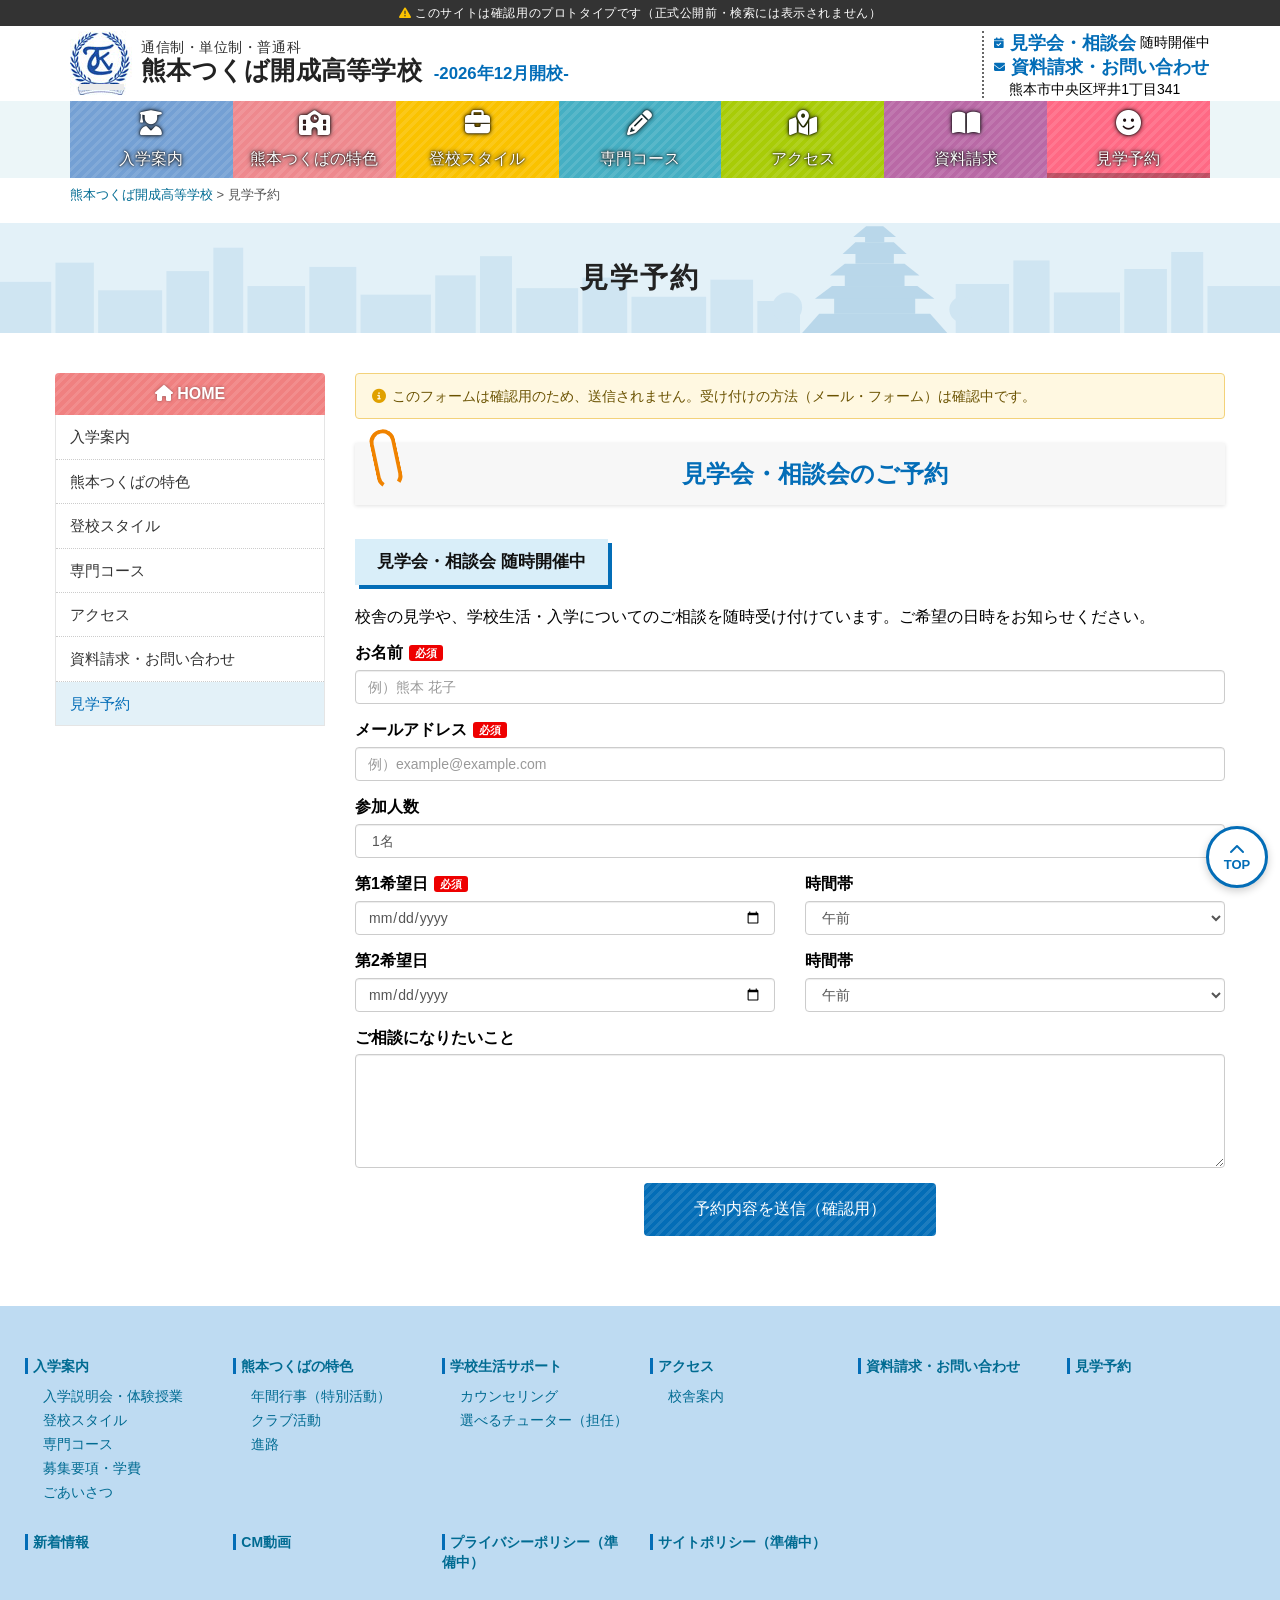
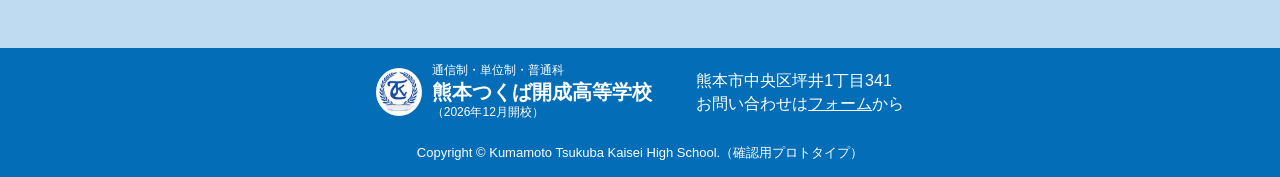
<file: reservation.html>
<!DOCTYPE html>
<html lang="ja">
<head>
<meta charset="UTF-8">
<meta name="viewport" content="width=device-width, initial-scale=1">
<meta name="robots" content="noindex, nofollow, noarchive">
<meta name="darkreader-lock">
<title>見学予約 - 熊本つくば開成高等学校【プロトタイプ】</title>
<meta name="description" content="熊本つくば開成高等学校の見学会・相談会のご予約（試作版）です。">
<link rel="stylesheet" href="https://cdnjs.cloudflare.com/ajax/libs/twitter-bootstrap/3.3.7/css/bootstrap.min.css">
<link rel="stylesheet" href="https://cdnjs.cloudflare.com/ajax/libs/font-awesome/6.5.2/css/all.min.css">
<link rel="preconnect" href="https://fonts.googleapis.com">
<link rel="preconnect" href="https://fonts.gstatic.com" crossorigin>
<link rel="stylesheet" href="https://fonts.googleapis.com/css2?family=Yomogi&amp;display=swap">
<link rel="stylesheet" href="assets/css/style.css">
</head>
<body id="top">

<div id="header">
	<div class="proto-band"><i class="fa-solid fa-triangle-exclamation"></i>このサイトは確認用のプロトタイプです<span class="pb-long">（正式公開前・検索には表示されません）</span><span class="pb-short">（正式公開前）</span></div>
	<div class="container">
		<h1 class="logo"><a href="index.html"><img src="assets/img/emblem_tk_kari.png" alt="校章（仮）"><span class="txt"><small>通信制・単位制・普通科</small><span class="name-row"><strong>熊本つくば開成高等学校</strong><span class="target">2026年12月開校</span></span></span></a></h1>
		<ul class="guidance">
			<li>
				<div class="contact">
					<p class="tel"><i class="fa-solid fa-calendar-check"></i> <a href="reservation.html">見学会・相談会</a> 随時開催中</p>
					<p class="tel"><i class="fa-solid fa-envelope"></i> <a href="contact.html">資料請求・お問い合わせ</a></p>
					<p class="address">熊本市中央区坪井1丁目341</p>
				</div>
			</li>
		</ul>
	</div>
	<nav id="g-nav">
		<div class="container">
			<ul>
				<li><a href="school.html" class="school"><i class="fa-solid fa-user-graduate"></i>入学案内</a></li>
				<li><a href="feature.html" class="feature"><i class="fa-solid fa-school"></i>熊本つくばの特色</a></li>
				<li><a href="style.html" class="style"><i class="fa-solid fa-briefcase"></i>登校スタイル</a></li>
				<li><a href="course.html" class="course"><i class="fa-solid fa-pencil"></i>専門コース</a></li>
				<li><a href="access.html" class="access"><i class="fa-solid fa-map-location-dot"></i>アクセス</a></li>
				<li><a href="contact.html" class="contact"><i class="fa-solid fa-book-open"></i>資料請求</a></li>
				<li><a href="reservation.html" class="reservation current"><i class="fa-solid fa-face-smile"></i>見学予約</a></li>
			</ul>
		</div>
	</nav>
</div>

<button id="mobile-nav-btn" type="button" aria-label="メニューを開く"><i class="fa-solid fa-bars"></i>MENU</button>
<div id="mobile-menu" aria-hidden="true">
	<div class="inner">
		<div class="head">メニュー</div>
		<ul>
			<li><a href="index.html" class="home"><i class="fa-solid fa-house"></i>ホーム</a></li>
			<li><a href="school.html" class="school"><i class="fa-solid fa-user-graduate"></i>入学案内</a></li>
			<li><a href="feature.html" class="feature"><i class="fa-solid fa-school"></i>熊本つくばの特色</a></li>
			<li><a href="style.html" class="style"><i class="fa-solid fa-briefcase"></i>登校スタイル</a></li>
			<li><a href="course.html" class="course"><i class="fa-solid fa-pencil"></i>専門コース</a></li>
			<li><a href="access.html" class="access"><i class="fa-solid fa-map-location-dot"></i>アクセス</a></li>
			<li><a href="contact.html" class="contact"><i class="fa-solid fa-book-open"></i>資料請求</a></li>
			<li><a href="reservation.html" class="reservation current"><i class="fa-solid fa-face-smile"></i>見学予約</a></li>
		</ul>
		<button type="button" class="close-btn"><i class="fa-solid fa-circle-xmark"></i> 閉じる</button>
	</div>
</div>

<div id="content" class="lower">
	<div class="container"><p class="breadcrumbs"><a href="index.html">熊本つくば開成高等学校</a> &gt; 見学予約</p></div>
	<div class="page-head"><svg class="skyline" viewBox="0 0 1200 110" preserveAspectRatio="xMidYMax slice" aria-hidden="true"><g fill="#CFE5F2"><rect x="0" y="62" width="48" height="48"/><rect x="52" y="44" width="36" height="66"/><rect x="92" y="70" width="60" height="40"/><rect x="156" y="52" width="40" height="58"/><rect x="200" y="30" width="28" height="80"/><rect x="232" y="66" width="54" height="44"/><rect x="290" y="48" width="44" height="62"/><rect x="338" y="74" width="66" height="36"/><rect x="408" y="56" width="38" height="54"/><rect x="450" y="38" width="30" height="72"/><rect x="484" y="68" width="58" height="42"/><rect x="546" y="58" width="42" height="52"/><rect x="592" y="76" width="70" height="34"/><rect x="666" y="60" width="40" height="50"/><rect x="710" y="80" width="40" height="30"/><rect x="896" y="64" width="50" height="46"/><rect x="950" y="42" width="34" height="68"/><rect x="988" y="72" width="62" height="38"/><rect x="1054" y="50" width="40" height="60"/><rect x="1098" y="34" width="30" height="76"/><rect x="1132" y="66" width="68" height="44"/><circle cx="738" cy="86" r="14"/><circle cx="902" cy="88" r="12"/></g><g fill="#B9D7EA"><polygon points="752,110 888,110 872,92 768,92"/><rect x="782" y="74" width="76" height="18"/><polygon points="764,78 876,78 860,66 780,66"/><rect x="792" y="52" width="56" height="14"/><polygon points="778,56 862,56 848,45 792,45"/><rect x="802" y="32" width="36" height="13"/><polygon points="790,36 850,36 838,25 802,25"/><rect x="811" y="17" width="18" height="8"/><polygon points="800,20 840,20 828,10 812,10"/></g></svg><h2>見学予約</h2></div>
	<div class="container lower-wrap">
		<div class="row">
			<div class="col-md-3 side-nav">
				<a href="index.html" class="home-head"><i class="fa-solid fa-house"></i> HOME</a>
				<ul>
					<li><a href="school.html">入学案内</a></li>
					<li><a href="feature.html">熊本つくばの特色</a></li>
					<li><a href="style.html">登校スタイル</a></li>
					<li><a href="course.html">専門コース</a></li>
					<li><a href="access.html">アクセス</a></li>
					<li><a href="contact.html">資料請求・お問い合わせ</a></li>
					<li><a href="reservation.html" class="current">見学予約</a></li>
				</ul>
			</div>
			<div class="col-md-9 lower-body">
				<div class="proto-note"><i class="fa-solid fa-circle-info"></i>このフォームは確認用のため、送信されません。受け付けの方法（メール・フォーム）は確認中です。</div>
				<h3 class="lower-title">見学会・相談会のご予約</h3>
				<p class="lower-label">見学会・相談会 随時開催中</p>
				<p>校舎の見学や、学校生活・入学についてのご相談を随時受け付けています。ご希望の日時をお知らせください。</p>
				<form class="form-mock">
					<div class="form-group">
						<label for="r-name">お名前<span class="req">必須</span></label>
						<input type="text" class="form-control" id="r-name" placeholder="例）熊本 花子">
					</div>
					<div class="form-group">
						<label for="r-mail">メールアドレス<span class="req">必須</span></label>
						<input type="email" class="form-control" id="r-mail" placeholder="例）example@example.com">
					</div>
					<div class="form-group">
						<label for="r-num">参加人数</label>
						<select class="form-control" id="r-num">
							<option>1名</option><option>2名</option><option>3名</option><option>4名以上</option>
						</select>
					</div>
					<div class="row">
						<div class="col-sm-6 form-group">
							<label for="r-date1">第1希望日<span class="req">必須</span></label>
							<input type="date" class="form-control" id="r-date1">
						</div>
						<div class="col-sm-6 form-group">
							<label for="r-time1">時間帯</label>
							<select class="form-control" id="r-time1"><option>午前</option><option>午後</option><option>夕方</option></select>
						</div>
					</div>
					<div class="row">
						<div class="col-sm-6 form-group">
							<label for="r-date2">第2希望日</label>
							<input type="date" class="form-control" id="r-date2">
						</div>
						<div class="col-sm-6 form-group">
							<label for="r-time2">時間帯</label>
							<select class="form-control" id="r-time2"><option>午前</option><option>午後</option><option>夕方</option></select>
						</div>
					</div>
					<div class="form-group">
						<label for="r-msg">ご相談になりたいこと</label>
						<textarea class="form-control" id="r-msg" rows="5"></textarea>
					</div>
					<p class="text-center"><button type="submit" class="btn-submit">予約内容を送信（確認用）</button></p>
				</form>

			</div>
		</div>
	</div>
</div>

<div id="footer">
	<div class="container-fluid">
		<ul class="sitemap">
			<li>
				<a href="school.html">入学案内</a>
				<ul>
					<li><a href="school.html#briefing">入学説明会・体験授業</a></li>
					<li><a href="style.html">登校スタイル</a></li>
					<li><a href="course.html">専門コース</a></li>
					<li><a href="school.html#guide">募集要項・学費</a></li>
					<li><a href="school.html#greeting">ごあいさつ</a></li>
				</ul>
			</li>
			<li>
				<a href="feature.html">熊本つくばの特色</a>
				<ul>
					<li><a href="feature.html#event">年間行事（特別活動）</a></li>
					<li><a href="feature.html#club">クラブ活動</a></li>
					<li><a href="feature.html#career">進路</a></li>
				</ul>
			</li>
			<li>
				<a href="feature.html#support">学校生活サポート</a>
				<ul>
					<li><a href="feature.html#counselor">カウンセリング</a></li>
					<li><a href="feature.html#tutor">選べるチューター（担任）</a></li>
				</ul>
			</li>
			<li>
				<a href="access.html">アクセス</a>
				<ul>
					<li><a href="access.html#map">校舎案内</a></li>
				</ul>
			</li>
			<li><a href="contact.html">資料請求・お問い合わせ</a></li>
			<li><a href="reservation.html">見学予約</a></li>
		</ul>
		<ul class="sitemap">
			<li><a href="index.html#news">新着情報</a></li>
			<li><a href="index.html#cm">CM動画</a></li>
			<li><a href="#" onclick="return false;">プライバシーポリシー（準備中）</a></li>
			<li><a href="#" onclick="return false;">サイトポリシー（準備中）</a></li>
		</ul>
	</div>
</div>
<div id="credit">
	<div class="container">
		<ul>
			<li><span class="flogo"><img src="assets/img/emblem_tk_kari.png" alt=""><span class="txt"><small>通信制・単位制・普通科</small><strong>熊本つくば開成高等学校</strong><small>（2026年12月開校）</small></span></span></li>
			<li>熊本市中央区坪井1丁目341<br>お問い合わせは<a href="contact.html">フォーム</a>から</li>
		</ul>
		<p class="copyright">Copyright &copy; Kumamoto Tsukuba Kaisei High School.（確認用プロトタイプ）</p>
	</div>
</div>

<div class="float-btns">
	<a href="reservation.html" class="reservation current">見学予約</a>
	<a href="contact.html" class="contact">資料請求</a>
</div>
<div id="page-top"><a href="#top" aria-label="ページの先頭へ"><i class="fa-solid fa-chevron-up"></i>TOP</a></div>

<script src="assets/js/main.js"></script>
</body>
</html>
</file>
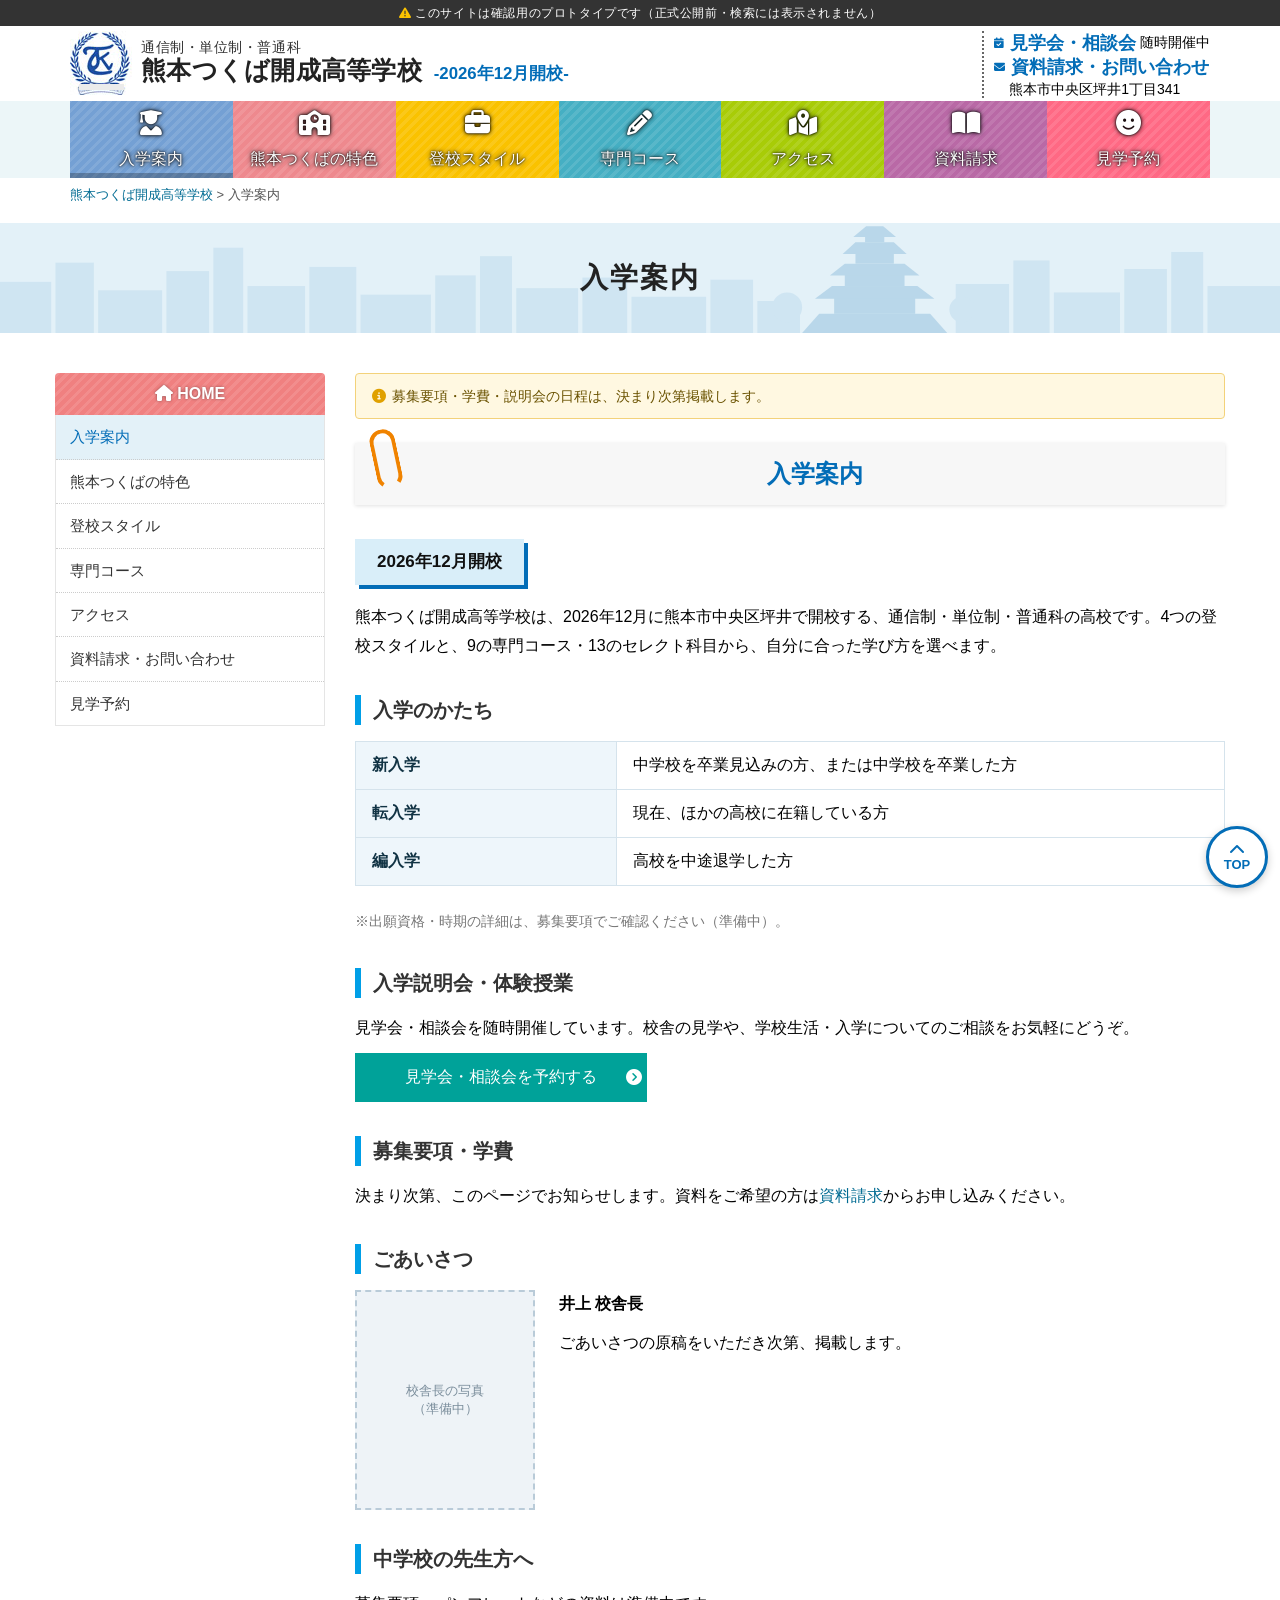
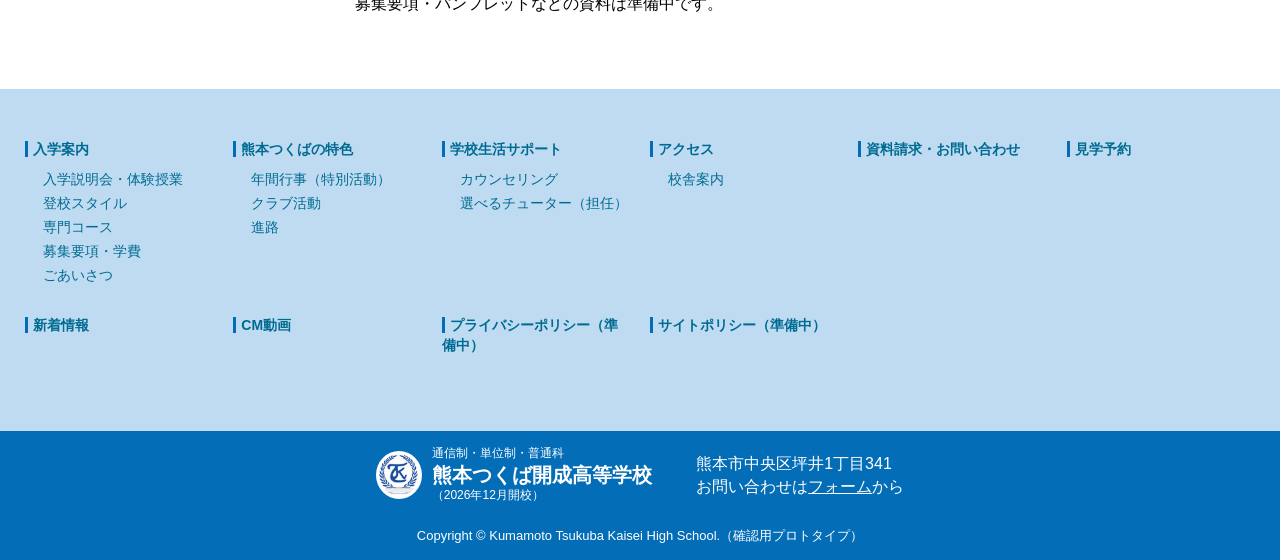
<file: school.html>
<!DOCTYPE html>
<html lang="ja">
<head>
<meta charset="UTF-8">
<meta name="viewport" content="width=device-width, initial-scale=1">
<meta name="robots" content="noindex, nofollow, noarchive">
<meta name="darkreader-lock">
<title>入学案内 - 熊本つくば開成高等学校【プロトタイプ】</title>
<meta name="description" content="熊本つくば開成高等学校の入学案内（試作版）です。">
<link rel="stylesheet" href="https://cdnjs.cloudflare.com/ajax/libs/twitter-bootstrap/3.3.7/css/bootstrap.min.css">
<link rel="stylesheet" href="https://cdnjs.cloudflare.com/ajax/libs/font-awesome/6.5.2/css/all.min.css">
<link rel="preconnect" href="https://fonts.googleapis.com">
<link rel="preconnect" href="https://fonts.gstatic.com" crossorigin>
<link rel="stylesheet" href="https://fonts.googleapis.com/css2?family=Yomogi&amp;display=swap">
<link rel="stylesheet" href="assets/css/style.css">
</head>
<body id="top">

<div id="header">
	<div class="proto-band"><i class="fa-solid fa-triangle-exclamation"></i>このサイトは確認用のプロトタイプです<span class="pb-long">（正式公開前・検索には表示されません）</span><span class="pb-short">（正式公開前）</span></div>
	<div class="container">
		<h1 class="logo"><a href="index.html"><img src="assets/img/emblem_tk_kari.png" alt="校章（仮）"><span class="txt"><small>通信制・単位制・普通科</small><span class="name-row"><strong>熊本つくば開成高等学校</strong><span class="target">2026年12月開校</span></span></span></a></h1>
		<ul class="guidance">
			<li>
				<div class="contact">
					<p class="tel"><i class="fa-solid fa-calendar-check"></i> <a href="reservation.html">見学会・相談会</a> 随時開催中</p>
					<p class="tel"><i class="fa-solid fa-envelope"></i> <a href="contact.html">資料請求・お問い合わせ</a></p>
					<p class="address">熊本市中央区坪井1丁目341</p>
				</div>
			</li>
		</ul>
	</div>
	<nav id="g-nav">
		<div class="container">
			<ul>
				<li><a href="school.html" class="school current"><i class="fa-solid fa-user-graduate"></i>入学案内</a></li>
				<li><a href="feature.html" class="feature"><i class="fa-solid fa-school"></i>熊本つくばの特色</a></li>
				<li><a href="style.html" class="style"><i class="fa-solid fa-briefcase"></i>登校スタイル</a></li>
				<li><a href="course.html" class="course"><i class="fa-solid fa-pencil"></i>専門コース</a></li>
				<li><a href="access.html" class="access"><i class="fa-solid fa-map-location-dot"></i>アクセス</a></li>
				<li><a href="contact.html" class="contact"><i class="fa-solid fa-book-open"></i>資料請求</a></li>
				<li><a href="reservation.html" class="reservation"><i class="fa-solid fa-face-smile"></i>見学予約</a></li>
			</ul>
		</div>
	</nav>
</div>

<button id="mobile-nav-btn" type="button" aria-label="メニューを開く"><i class="fa-solid fa-bars"></i>MENU</button>
<div id="mobile-menu" aria-hidden="true">
	<div class="inner">
		<div class="head">メニュー</div>
		<ul>
			<li><a href="index.html" class="home"><i class="fa-solid fa-house"></i>ホーム</a></li>
			<li><a href="school.html" class="school current"><i class="fa-solid fa-user-graduate"></i>入学案内</a></li>
			<li><a href="feature.html" class="feature"><i class="fa-solid fa-school"></i>熊本つくばの特色</a></li>
			<li><a href="style.html" class="style"><i class="fa-solid fa-briefcase"></i>登校スタイル</a></li>
			<li><a href="course.html" class="course"><i class="fa-solid fa-pencil"></i>専門コース</a></li>
			<li><a href="access.html" class="access"><i class="fa-solid fa-map-location-dot"></i>アクセス</a></li>
			<li><a href="contact.html" class="contact"><i class="fa-solid fa-book-open"></i>資料請求</a></li>
			<li><a href="reservation.html" class="reservation"><i class="fa-solid fa-face-smile"></i>見学予約</a></li>
		</ul>
		<button type="button" class="close-btn"><i class="fa-solid fa-circle-xmark"></i> 閉じる</button>
	</div>
</div>

<div id="content" class="lower">
	<div class="container"><p class="breadcrumbs"><a href="index.html">熊本つくば開成高等学校</a> &gt; 入学案内</p></div>
	<div class="page-head"><svg class="skyline" viewBox="0 0 1200 110" preserveAspectRatio="xMidYMax slice" aria-hidden="true"><g fill="#CFE5F2"><rect x="0" y="62" width="48" height="48"/><rect x="52" y="44" width="36" height="66"/><rect x="92" y="70" width="60" height="40"/><rect x="156" y="52" width="40" height="58"/><rect x="200" y="30" width="28" height="80"/><rect x="232" y="66" width="54" height="44"/><rect x="290" y="48" width="44" height="62"/><rect x="338" y="74" width="66" height="36"/><rect x="408" y="56" width="38" height="54"/><rect x="450" y="38" width="30" height="72"/><rect x="484" y="68" width="58" height="42"/><rect x="546" y="58" width="42" height="52"/><rect x="592" y="76" width="70" height="34"/><rect x="666" y="60" width="40" height="50"/><rect x="710" y="80" width="40" height="30"/><rect x="896" y="64" width="50" height="46"/><rect x="950" y="42" width="34" height="68"/><rect x="988" y="72" width="62" height="38"/><rect x="1054" y="50" width="40" height="60"/><rect x="1098" y="34" width="30" height="76"/><rect x="1132" y="66" width="68" height="44"/><circle cx="738" cy="86" r="14"/><circle cx="902" cy="88" r="12"/></g><g fill="#B9D7EA"><polygon points="752,110 888,110 872,92 768,92"/><rect x="782" y="74" width="76" height="18"/><polygon points="764,78 876,78 860,66 780,66"/><rect x="792" y="52" width="56" height="14"/><polygon points="778,56 862,56 848,45 792,45"/><rect x="802" y="32" width="36" height="13"/><polygon points="790,36 850,36 838,25 802,25"/><rect x="811" y="17" width="18" height="8"/><polygon points="800,20 840,20 828,10 812,10"/></g></svg><h2>入学案内</h2></div>
	<div class="container lower-wrap">
		<div class="row">
			<div class="col-md-3 side-nav">
				<a href="index.html" class="home-head"><i class="fa-solid fa-house"></i> HOME</a>
				<ul>
					<li><a href="school.html" class="current">入学案内</a></li>
					<li><a href="feature.html">熊本つくばの特色</a></li>
					<li><a href="style.html">登校スタイル</a></li>
					<li><a href="course.html">専門コース</a></li>
					<li><a href="access.html">アクセス</a></li>
					<li><a href="contact.html">資料請求・お問い合わせ</a></li>
					<li><a href="reservation.html">見学予約</a></li>
				</ul>
			</div>
			<div class="col-md-9 lower-body">
				<div class="proto-note"><i class="fa-solid fa-circle-info"></i>募集要項・学費・説明会の日程は、決まり次第掲載します。</div>
				<h3 class="lower-title">入学案内</h3>
				<p class="lower-label">2026年12月開校</p>
				<p>熊本つくば開成高等学校は、2026年12月に熊本市中央区坪井で開校する、通信制・単位制・普通科の高校です。4つの登校スタイルと、9の専門コース・13のセレクト科目から、自分に合った学び方を選べます。</p>

				<h4 class="sub">入学のかたち</h4>
				<table class="info-table">
					<tr><th>新入学</th><td>中学校を卒業見込みの方、または中学校を卒業した方</td></tr>
					<tr><th>転入学</th><td>現在、ほかの高校に在籍している方</td></tr>
					<tr><th>編入学</th><td>高校を中途退学した方</td></tr>
				</table>
				<p class="small text-muted">※出願資格・時期の詳細は、募集要項でご確認ください（準備中）。</p>

				<h4 class="sub" id="briefing">入学説明会・体験授業</h4>
				<p>見学会・相談会を随時開催しています。校舎の見学や、学校生活・入学についてのご相談をお気軽にどうぞ。</p>
				<p><a href="reservation.html" class="btn-theme">見学会・相談会を予約する</a></p>

				<h4 class="sub" id="guide">募集要項・学費</h4>
				<p>決まり次第、このページでお知らせします。資料をご希望の方は<a href="contact.html">資料請求</a>からお申し込みください。</p>

				<h4 class="sub" id="greeting">ごあいさつ</h4>
				<div class="greeting-box">
					<div class="ph">校舎長の写真<br>（準備中）</div>
					<div>
						<p><strong>井上 校舎長</strong></p>
						<p>ごあいさつの原稿をいただき次第、掲載します。</p>
					</div>
				</div>

				<h4 class="sub" id="teachers">中学校の先生方へ</h4>
				<p>募集要項・パンフレットなどの資料は準備中です。</p>

			</div>
		</div>
	</div>
</div>

<div id="footer">
	<div class="container-fluid">
		<ul class="sitemap">
			<li>
				<a href="school.html">入学案内</a>
				<ul>
					<li><a href="school.html#briefing">入学説明会・体験授業</a></li>
					<li><a href="style.html">登校スタイル</a></li>
					<li><a href="course.html">専門コース</a></li>
					<li><a href="school.html#guide">募集要項・学費</a></li>
					<li><a href="school.html#greeting">ごあいさつ</a></li>
				</ul>
			</li>
			<li>
				<a href="feature.html">熊本つくばの特色</a>
				<ul>
					<li><a href="feature.html#event">年間行事（特別活動）</a></li>
					<li><a href="feature.html#club">クラブ活動</a></li>
					<li><a href="feature.html#career">進路</a></li>
				</ul>
			</li>
			<li>
				<a href="feature.html#support">学校生活サポート</a>
				<ul>
					<li><a href="feature.html#counselor">カウンセリング</a></li>
					<li><a href="feature.html#tutor">選べるチューター（担任）</a></li>
				</ul>
			</li>
			<li>
				<a href="access.html">アクセス</a>
				<ul>
					<li><a href="access.html#map">校舎案内</a></li>
				</ul>
			</li>
			<li><a href="contact.html">資料請求・お問い合わせ</a></li>
			<li><a href="reservation.html">見学予約</a></li>
		</ul>
		<ul class="sitemap">
			<li><a href="index.html#news">新着情報</a></li>
			<li><a href="index.html#cm">CM動画</a></li>
			<li><a href="#" onclick="return false;">プライバシーポリシー（準備中）</a></li>
			<li><a href="#" onclick="return false;">サイトポリシー（準備中）</a></li>
		</ul>
	</div>
</div>
<div id="credit">
	<div class="container">
		<ul>
			<li><span class="flogo"><img src="assets/img/emblem_tk_kari.png" alt=""><span class="txt"><small>通信制・単位制・普通科</small><strong>熊本つくば開成高等学校</strong><small>（2026年12月開校）</small></span></span></li>
			<li>熊本市中央区坪井1丁目341<br>お問い合わせは<a href="contact.html">フォーム</a>から</li>
		</ul>
		<p class="copyright">Copyright &copy; Kumamoto Tsukuba Kaisei High School.（確認用プロトタイプ）</p>
	</div>
</div>

<div class="float-btns">
	<a href="reservation.html" class="reservation">見学予約</a>
	<a href="contact.html" class="contact">資料請求</a>
</div>
<div id="page-top"><a href="#top" aria-label="ページの先頭へ"><i class="fa-solid fa-chevron-up"></i>TOP</a></div>

<script src="assets/js/main.js"></script>
</body>
</html>
</file>
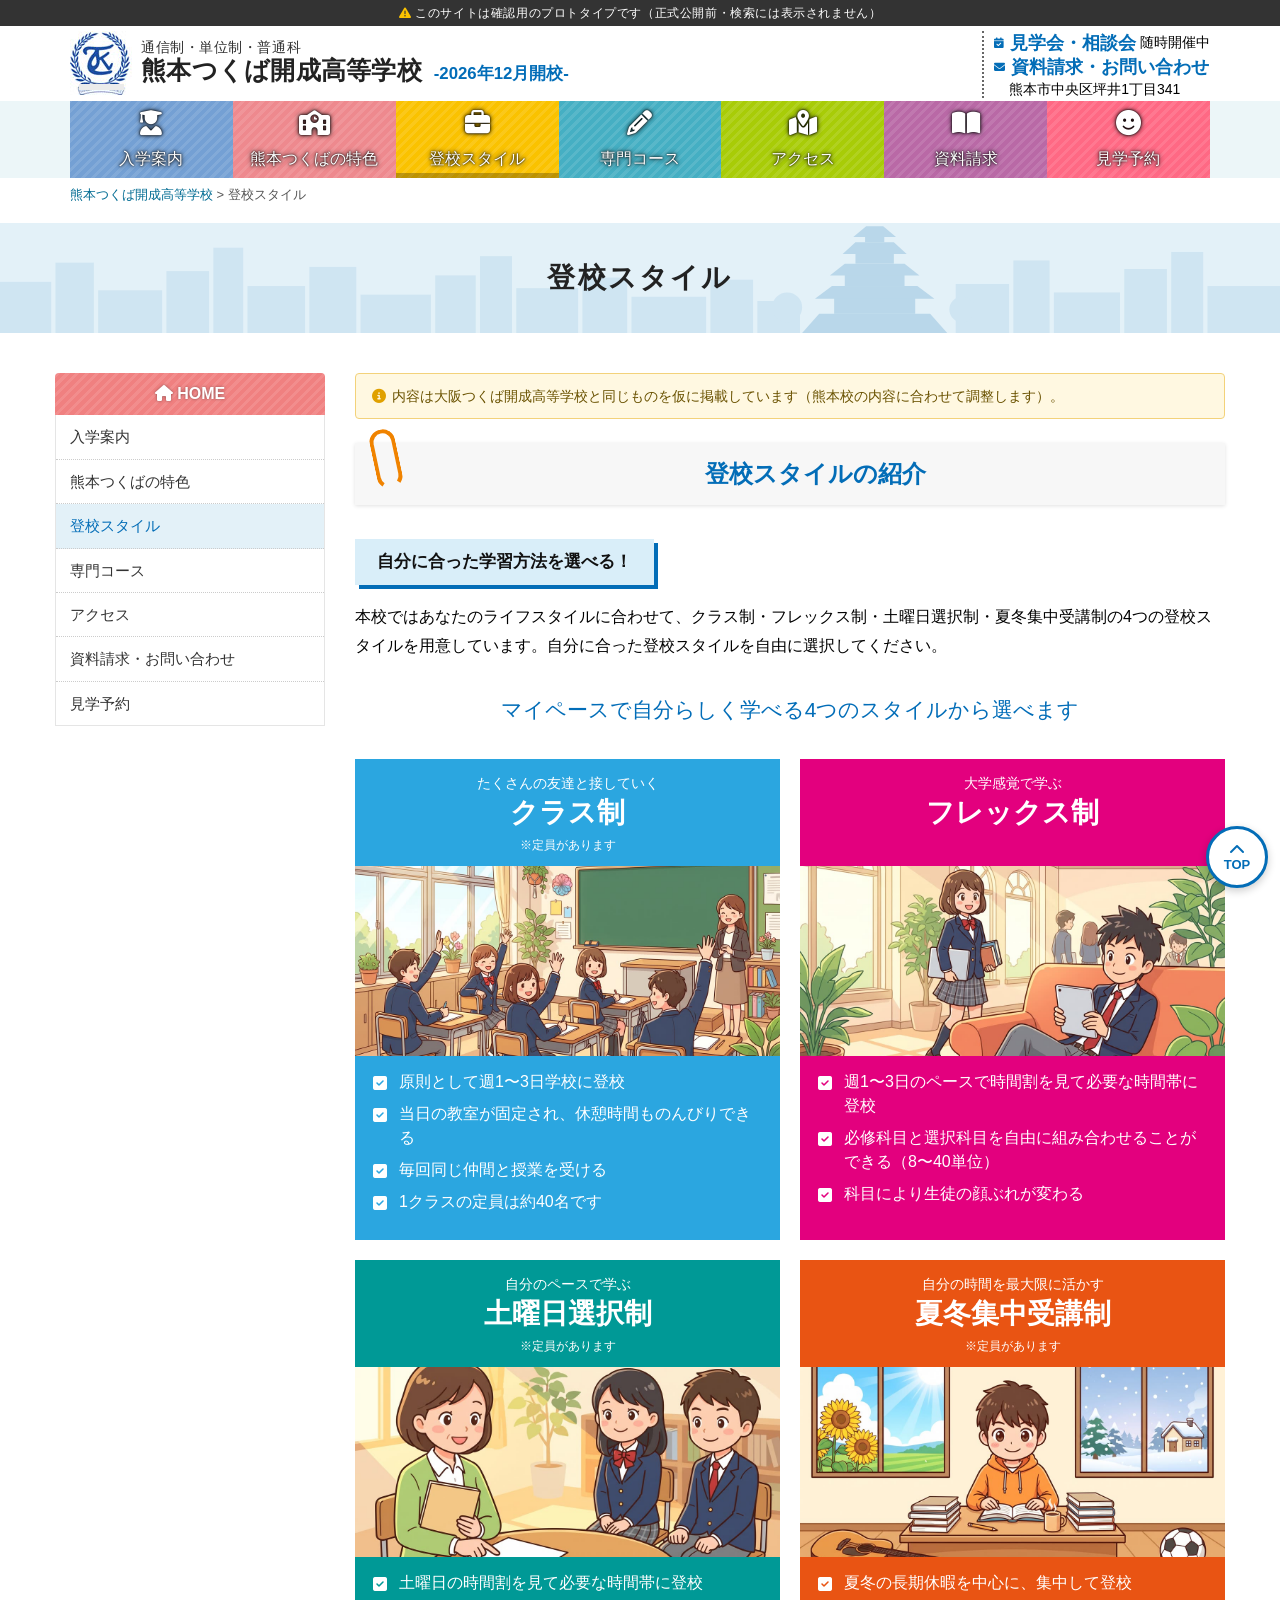
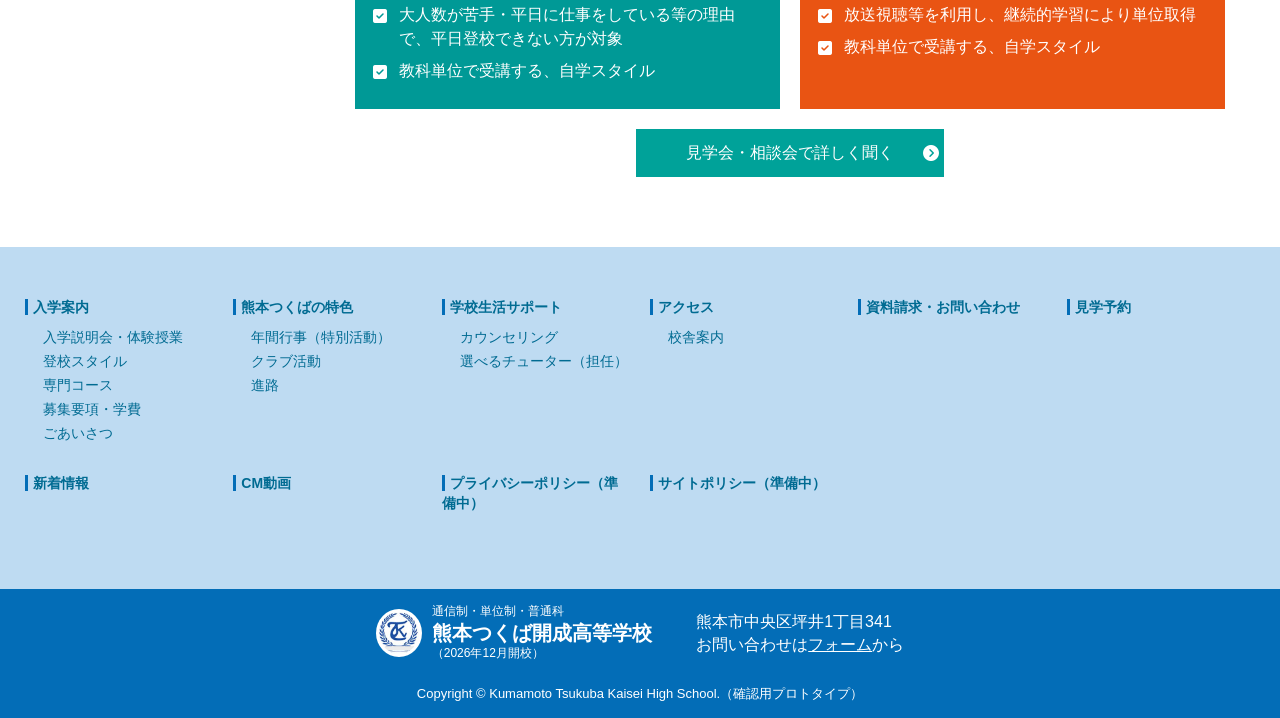
<file: style.html>
<!DOCTYPE html>
<html lang="ja">
<head>
<meta charset="UTF-8">
<meta name="viewport" content="width=device-width, initial-scale=1">
<meta name="robots" content="noindex, nofollow, noarchive">
<meta name="darkreader-lock">
<title>登校スタイル - 熊本つくば開成高等学校【プロトタイプ】</title>
<meta name="description" content="熊本つくば開成高等学校の4つの登校スタイル（試作版）です。">
<link rel="stylesheet" href="https://cdnjs.cloudflare.com/ajax/libs/twitter-bootstrap/3.3.7/css/bootstrap.min.css">
<link rel="stylesheet" href="https://cdnjs.cloudflare.com/ajax/libs/font-awesome/6.5.2/css/all.min.css">
<link rel="preconnect" href="https://fonts.googleapis.com">
<link rel="preconnect" href="https://fonts.gstatic.com" crossorigin>
<link rel="stylesheet" href="https://fonts.googleapis.com/css2?family=Yomogi&amp;display=swap">
<link rel="stylesheet" href="assets/css/style.css">
</head>
<body id="top">

<div id="header">
	<div class="proto-band"><i class="fa-solid fa-triangle-exclamation"></i>このサイトは確認用のプロトタイプです<span class="pb-long">（正式公開前・検索には表示されません）</span><span class="pb-short">（正式公開前）</span></div>
	<div class="container">
		<h1 class="logo"><a href="index.html"><img src="assets/img/emblem_tk_kari.png" alt="校章（仮）"><span class="txt"><small>通信制・単位制・普通科</small><span class="name-row"><strong>熊本つくば開成高等学校</strong><span class="target">2026年12月開校</span></span></span></a></h1>
		<ul class="guidance">
			<li>
				<div class="contact">
					<p class="tel"><i class="fa-solid fa-calendar-check"></i> <a href="reservation.html">見学会・相談会</a> 随時開催中</p>
					<p class="tel"><i class="fa-solid fa-envelope"></i> <a href="contact.html">資料請求・お問い合わせ</a></p>
					<p class="address">熊本市中央区坪井1丁目341</p>
				</div>
			</li>
		</ul>
	</div>
	<nav id="g-nav">
		<div class="container">
			<ul>
				<li><a href="school.html" class="school"><i class="fa-solid fa-user-graduate"></i>入学案内</a></li>
				<li><a href="feature.html" class="feature"><i class="fa-solid fa-school"></i>熊本つくばの特色</a></li>
				<li><a href="style.html" class="style current"><i class="fa-solid fa-briefcase"></i>登校スタイル</a></li>
				<li><a href="course.html" class="course"><i class="fa-solid fa-pencil"></i>専門コース</a></li>
				<li><a href="access.html" class="access"><i class="fa-solid fa-map-location-dot"></i>アクセス</a></li>
				<li><a href="contact.html" class="contact"><i class="fa-solid fa-book-open"></i>資料請求</a></li>
				<li><a href="reservation.html" class="reservation"><i class="fa-solid fa-face-smile"></i>見学予約</a></li>
			</ul>
		</div>
	</nav>
</div>

<button id="mobile-nav-btn" type="button" aria-label="メニューを開く"><i class="fa-solid fa-bars"></i>MENU</button>
<div id="mobile-menu" aria-hidden="true">
	<div class="inner">
		<div class="head">メニュー</div>
		<ul>
			<li><a href="index.html" class="home"><i class="fa-solid fa-house"></i>ホーム</a></li>
			<li><a href="school.html" class="school"><i class="fa-solid fa-user-graduate"></i>入学案内</a></li>
			<li><a href="feature.html" class="feature"><i class="fa-solid fa-school"></i>熊本つくばの特色</a></li>
			<li><a href="style.html" class="style current"><i class="fa-solid fa-briefcase"></i>登校スタイル</a></li>
			<li><a href="course.html" class="course"><i class="fa-solid fa-pencil"></i>専門コース</a></li>
			<li><a href="access.html" class="access"><i class="fa-solid fa-map-location-dot"></i>アクセス</a></li>
			<li><a href="contact.html" class="contact"><i class="fa-solid fa-book-open"></i>資料請求</a></li>
			<li><a href="reservation.html" class="reservation"><i class="fa-solid fa-face-smile"></i>見学予約</a></li>
		</ul>
		<button type="button" class="close-btn"><i class="fa-solid fa-circle-xmark"></i> 閉じる</button>
	</div>
</div>

<div id="content" class="lower">
	<div class="container"><p class="breadcrumbs"><a href="index.html">熊本つくば開成高等学校</a> &gt; 登校スタイル</p></div>
	<div class="page-head"><svg class="skyline" viewBox="0 0 1200 110" preserveAspectRatio="xMidYMax slice" aria-hidden="true"><g fill="#CFE5F2"><rect x="0" y="62" width="48" height="48"/><rect x="52" y="44" width="36" height="66"/><rect x="92" y="70" width="60" height="40"/><rect x="156" y="52" width="40" height="58"/><rect x="200" y="30" width="28" height="80"/><rect x="232" y="66" width="54" height="44"/><rect x="290" y="48" width="44" height="62"/><rect x="338" y="74" width="66" height="36"/><rect x="408" y="56" width="38" height="54"/><rect x="450" y="38" width="30" height="72"/><rect x="484" y="68" width="58" height="42"/><rect x="546" y="58" width="42" height="52"/><rect x="592" y="76" width="70" height="34"/><rect x="666" y="60" width="40" height="50"/><rect x="710" y="80" width="40" height="30"/><rect x="896" y="64" width="50" height="46"/><rect x="950" y="42" width="34" height="68"/><rect x="988" y="72" width="62" height="38"/><rect x="1054" y="50" width="40" height="60"/><rect x="1098" y="34" width="30" height="76"/><rect x="1132" y="66" width="68" height="44"/><circle cx="738" cy="86" r="14"/><circle cx="902" cy="88" r="12"/></g><g fill="#B9D7EA"><polygon points="752,110 888,110 872,92 768,92"/><rect x="782" y="74" width="76" height="18"/><polygon points="764,78 876,78 860,66 780,66"/><rect x="792" y="52" width="56" height="14"/><polygon points="778,56 862,56 848,45 792,45"/><rect x="802" y="32" width="36" height="13"/><polygon points="790,36 850,36 838,25 802,25"/><rect x="811" y="17" width="18" height="8"/><polygon points="800,20 840,20 828,10 812,10"/></g></svg><h2>登校スタイル</h2></div>
	<div class="container lower-wrap">
		<div class="row">
			<div class="col-md-3 side-nav">
				<a href="index.html" class="home-head"><i class="fa-solid fa-house"></i> HOME</a>
				<ul>
					<li><a href="school.html">入学案内</a></li>
					<li><a href="feature.html">熊本つくばの特色</a></li>
					<li><a href="style.html" class="current">登校スタイル</a></li>
					<li><a href="course.html">専門コース</a></li>
					<li><a href="access.html">アクセス</a></li>
					<li><a href="contact.html">資料請求・お問い合わせ</a></li>
					<li><a href="reservation.html">見学予約</a></li>
				</ul>
			</div>
			<div class="col-md-9 lower-body">
				<div class="proto-note"><i class="fa-solid fa-circle-info"></i>内容は大阪つくば開成高等学校と同じものを仮に掲載しています（熊本校の内容に合わせて調整します）。</div>
				<h3 class="lower-title">登校スタイルの紹介</h3>
				<p class="lower-label">自分に合った学習方法を選べる！</p>
				<p>本校ではあなたのライフスタイルに合わせて、クラス制・フレックス制・土曜日選択制・夏冬集中受講制の4つの登校スタイルを用意しています。自分に合った登校スタイルを自由に選択してください。</p>
				<p class="lead">マイペースで自分らしく学べる4つのスタイルから選べます</p>
				<div class="style-cards">
					<div class="style-card class" id="class">
						<div class="hd"><small>たくさんの友達と接していく</small><strong>クラス制</strong><span class="note">※定員があります</span></div>
						<img src="assets/img/style_class.jpg" alt="クラス制のイメージ">
						<ul>
							<li>原則として週1〜3日学校に登校</li>
							<li>当日の教室が固定され、休憩時間ものんびりできる</li>
							<li>毎回同じ仲間と授業を受ける</li>
							<li>1クラスの定員は約40名です</li>
						</ul>
					</div>
					<div class="style-card flex" id="flex">
						<div class="hd"><small>大学感覚で学ぶ</small><strong>フレックス制</strong><span class="note">&nbsp;</span></div>
						<img src="assets/img/style_flex.jpg" alt="フレックス制のイメージ">
						<ul>
							<li>週1〜3日のペースで時間割を見て必要な時間帯に登校</li>
							<li>必修科目と選択科目を自由に組み合わせることができる（8〜40単位）</li>
							<li>科目により生徒の顔ぶれが変わる</li>
						</ul>
					</div>
					<div class="style-card saturday" id="saturday">
						<div class="hd"><small>自分のペースで学ぶ</small><strong>土曜日選択制</strong><span class="note">※定員があります</span></div>
						<img src="assets/img/style_saturday.jpg" alt="土曜日選択制のイメージ">
						<ul>
							<li>土曜日の時間割を見て必要な時間帯に登校</li>
							<li>大人数が苦手・平日に仕事をしている等の理由で、平日登校できない方が対象</li>
							<li>教科単位で受講する、自学スタイル</li>
						</ul>
					</div>
					<div class="style-card holiday" id="holiday">
						<div class="hd"><small>自分の時間を最大限に活かす</small><strong>夏冬集中受講制</strong><span class="note">※定員があります</span></div>
						<img src="assets/img/style_holiday.jpg" alt="夏冬集中受講制のイメージ">
						<ul>
							<li>夏冬の長期休暇を中心に、集中して登校</li>
							<li>放送視聴等を利用し、継続的学習により単位取得</li>
							<li>教科単位で受講する、自学スタイル</li>
						</ul>
					</div>
				</div>
				<p class="text-center"><a href="reservation.html" class="btn-theme">見学会・相談会で詳しく聞く</a></p>

			</div>
		</div>
	</div>
</div>

<div id="footer">
	<div class="container-fluid">
		<ul class="sitemap">
			<li>
				<a href="school.html">入学案内</a>
				<ul>
					<li><a href="school.html#briefing">入学説明会・体験授業</a></li>
					<li><a href="style.html">登校スタイル</a></li>
					<li><a href="course.html">専門コース</a></li>
					<li><a href="school.html#guide">募集要項・学費</a></li>
					<li><a href="school.html#greeting">ごあいさつ</a></li>
				</ul>
			</li>
			<li>
				<a href="feature.html">熊本つくばの特色</a>
				<ul>
					<li><a href="feature.html#event">年間行事（特別活動）</a></li>
					<li><a href="feature.html#club">クラブ活動</a></li>
					<li><a href="feature.html#career">進路</a></li>
				</ul>
			</li>
			<li>
				<a href="feature.html#support">学校生活サポート</a>
				<ul>
					<li><a href="feature.html#counselor">カウンセリング</a></li>
					<li><a href="feature.html#tutor">選べるチューター（担任）</a></li>
				</ul>
			</li>
			<li>
				<a href="access.html">アクセス</a>
				<ul>
					<li><a href="access.html#map">校舎案内</a></li>
				</ul>
			</li>
			<li><a href="contact.html">資料請求・お問い合わせ</a></li>
			<li><a href="reservation.html">見学予約</a></li>
		</ul>
		<ul class="sitemap">
			<li><a href="index.html#news">新着情報</a></li>
			<li><a href="index.html#cm">CM動画</a></li>
			<li><a href="#" onclick="return false;">プライバシーポリシー（準備中）</a></li>
			<li><a href="#" onclick="return false;">サイトポリシー（準備中）</a></li>
		</ul>
	</div>
</div>
<div id="credit">
	<div class="container">
		<ul>
			<li><span class="flogo"><img src="assets/img/emblem_tk_kari.png" alt=""><span class="txt"><small>通信制・単位制・普通科</small><strong>熊本つくば開成高等学校</strong><small>（2026年12月開校）</small></span></span></li>
			<li>熊本市中央区坪井1丁目341<br>お問い合わせは<a href="contact.html">フォーム</a>から</li>
		</ul>
		<p class="copyright">Copyright &copy; Kumamoto Tsukuba Kaisei High School.（確認用プロトタイプ）</p>
	</div>
</div>

<div class="float-btns">
	<a href="reservation.html" class="reservation">見学予約</a>
	<a href="contact.html" class="contact">資料請求</a>
</div>
<div id="page-top"><a href="#top" aria-label="ページの先頭へ"><i class="fa-solid fa-chevron-up"></i>TOP</a></div>

<script src="assets/js/main.js"></script>
</body>
</html>
</file>
<file: assets/css/style.css>
@charset "utf-8";
/* ============================================================
   熊本つくば開成高等学校（プロトタイプ）
   大阪つくば開成（otk.ed.jp）の見た目の決まりに合わせて作成。
   土台は大阪校と同じ Bootstrap 3.3.7。書体は大阪校の実際の表示と同じく端末標準のゴシック体。
   ============================================================ */

:root {
	--blue: #026DB8;
	--blue2: #036DB7;
	--sky: #009FE7;
	--link: #006B92;
	--gold: #B28046;
	--nav-school: #74A0D4;
	--nav-feature: #EE898E;
	--nav-style: #FAC200;
	--nav-course: #45AFC3;
	--nav-access: #A8CC07;
	--nav-contact: #B969A6;
	--nav-reservation: #FF6984;
	--stripe: repeating-linear-gradient(-45deg, rgba(255,255,255,.10) 0 3px, rgba(255,255,255,0) 3px 7px);
	--header-h: 177px;
}

/* ---------- 共通 ---------- */
html { scroll-behavior: smooth; }
body {
	font-size: 16px;
	font-family: sans-serif;
	color: #000;
	background: #FFF;
}
a, a:link, a:visited, a:active { color: var(--link); text-decoration: none; }
a:hover, a:focus { color: #23527c; text-decoration: none; }
a img { transition: .3s ease-in-out; }
a:hover img { filter: opacity(.8); }
p { line-height: 1.5em; margin-bottom: 10px; }
h1 { padding: 5px 0; margin: 0; }
h3 { color: var(--sky); text-align: center; }
h3 .en { font-size: 30px; display: block; }
h3 .en::before { content: "＼"; margin-right: 15px; }
h3 .en::after { content: "／"; margin-left: 15px; }
h3 .ja { font-size: 16px; display: block; }
hr { border-top: 2px dashed #CCC; }
p.lead { text-align: center; color: var(--blue); margin: 30px 0; }
section { padding: 50px 0; position: relative; overflow: hidden; }
ul.list-inline { margin: 0; }
.inline-block { display: inline-block; }

.btn-theme {
	background: #00A299;
	color: #FFF !important;
	padding: 10px 50px;
	position: relative;
	display: inline-block;
}
.btn-theme:hover { background: #038079; }
.btn-theme::after {
	font-family: "Font Awesome 6 Free";
	font-weight: 900;
	content: "\f138";
	position: absolute;
	right: 5px;
}

/* ---------- 確認用の帯 ---------- */
.proto-band {
	background: #333;
	color: #FFF;
	font-size: 12px;
	line-height: 26px;
	height: 26px;
	text-align: center;
	letter-spacing: .05em;
	overflow: hidden;
	white-space: nowrap;
	text-overflow: ellipsis;
	padding: 0 8px;
}
.proto-band i { color: #FAC200; margin-right: 4px; }
.proto-band .pb-short { display: none; }

/* ---------- ヘッダー ---------- */
#header {
	position: fixed;
	width: 100%;
	z-index: 100;
	background: #FFF;
	top: 0;
	font-size: 14px;
}
#header > div.container { position: relative; height: 75px; }
#header h1.logo { padding: 5px 0; margin: 0; }
#header h1.logo a { display: inline-flex; align-items: center; color: #222; }
#header h1.logo img { width: 62px; height: 65px; margin-right: 9px; }
#header h1.logo .txt { display: flex; flex-direction: column; line-height: 1.3; }
#header h1.logo .txt small { font-size: 14px; color: #333; letter-spacing: .04em; }
#header h1.logo .txt strong { font-size: 25px; color: #222; letter-spacing: .01em; }
#header .name-row { display: flex; align-items: baseline; flex-wrap: wrap; column-gap: 12px; }
#header span.target {
	color: var(--blue);
	font-weight: bold;
	font-size: 16.8px;
	white-space: nowrap;
}
#header span.target::before, #header span.target::after { content: "-"; }
#header .guidance {
	list-style: none;
	padding: 0;
	margin: 0;
	position: absolute;
	top: 0;
	right: 15px;
}
#header .guidance .contact {
	margin: 5px 0 0 10px;
	border-left: 2px dotted #666;
	padding-left: 10px;
}
#header .guidance .contact p { margin: 0; line-height: 1.35; }
#header .guidance .contact i { color: var(--blue2); font-size: 11px; vertical-align: middle; margin-right: 2px; }
#header .guidance .contact a { color: var(--blue2); font-size: 18px; font-weight: bold; vertical-align: middle; }
#header .guidance .contact .address { padding-left: 15px; }

/* ---------- メニュー（7色のタイル） ---------- */
#g-nav { background: #ECF6F8; }
#g-nav ul { letter-spacing: -.4em; margin: 0; padding: 0; list-style: none; }
#g-nav ul li { letter-spacing: normal; display: inline-block; width: 14.285%; padding: 0; vertical-align: top; }
#g-nav ul li a {
	display: block;
	text-align: center;
	color: #FFF;
	padding: 7px 0;
	font-size: 16px;
	text-shadow: 0 0 2px #000, 0 0 5px #000;
	transition: filter .2s;
}
#g-nav ul li a:hover { filter: brightness(1.08); }
#g-nav ul li a i { display: block; font-size: 25px; height: 30px; line-height: 30px; margin-bottom: 10px; }
#g-nav ul li a.school { background: var(--stripe), var(--nav-school); }
#g-nav ul li a.feature { background: var(--stripe), var(--nav-feature); }
#g-nav ul li a.style { background: var(--stripe), var(--nav-style); }
#g-nav ul li a.course { background: var(--stripe), var(--nav-course); }
#g-nav ul li a.access { background: var(--stripe), var(--nav-access); }
#g-nav ul li a.contact { background: var(--stripe), var(--nav-contact); }
#g-nav ul li a.reservation { background: var(--stripe), var(--nav-reservation); }
#g-nav ul li a.current { box-shadow: inset 0 -5px 0 rgba(0,0,0,.25); }

#content { padding-top: var(--header-h); }

/* ---------- メインバナー ---------- */
.hero {
	position: relative;
	width: 100%;
	aspect-ratio: 1920 / 430;
	min-height: 84px;
	overflow: hidden;
	display: grid;
	grid-template-columns: 23% 54% 23%;
	background:
		radial-gradient(circle at 50% 58%, rgba(255,255,255,.55) 0, rgba(255,255,255,0) 38%),
		repeating-conic-gradient(from 0deg at 50% 58%, #FFE65C 0deg 6deg, #FFD52A 6deg 12deg);
}
.hero-side { position: relative; overflow: hidden; }
.hero-side img { width: 100%; height: 100%; object-fit: cover; display: block; }
.hero-side.left img { object-position: 50% 40%; }
.hero-label {
	position: absolute;
	background: #E60012;
	color: #FFF;
	font-weight: 900;
	font-size: clamp(9px, 1.25vw, 22px);
	line-height: 1.25;
	padding: .25em .6em;
	border: 2px solid #FFF;
	box-shadow: 0 2px 4px rgba(0,0,0,.25);
	white-space: nowrap;
}
.hero-label.tl { top: 5%; left: 4%; }
.hero-label.bl { bottom: 6%; left: 4%; }
.hero-label.tr { top: 5%; right: 4%; }
.hero-label.br { bottom: 6%; right: 4%; }
.hero-center {
	position: relative;
	display: flex;
	flex-direction: column;
	align-items: center;
	justify-content: center;
	text-align: center;
	font-weight: 900;
	line-height: 1.1;
}
.hero-center .line1 {
	font-size: 2.2vw;
	color: #111;
	text-shadow: 2px 0 0 #FFF, -2px 0 0 #FFF, 0 2px 0 #FFF, 0 -2px 0 #FFF;
	letter-spacing: .02em;
}
.hero-center .line1 .r { color: #E60012; font-size: 1.3em; }
.hero-center .line2 {
	font-size: 3.1vw;
	color: #111;
	margin-top: .25em;
	text-shadow: 3px 0 0 #FFF, -3px 0 0 #FFF, 0 3px 0 #FFF, 0 -3px 0 #FFF, 2px 2px 0 #FFF, -2px -2px 0 #FFF, 2px -2px 0 #FFF, -2px 2px 0 #FFF;
}
.hero-center .line2 .num { color: #E60012; font-size: 1.15em; }
.hero-center .main {
	font-size: 6.4vw;
	color: #E60012;
	letter-spacing: .05em;
	margin-top: .05em;
	text-shadow:
		3px 0 0 #FFF, -3px 0 0 #FFF, 0 3px 0 #FFF, 0 -3px 0 #FFF,
		2px 2px 0 #FFF, -2px -2px 0 #FFF, 2px -2px 0 #FFF, -2px 2px 0 #FFF,
		6px 0 0 #1B1B3A, -6px 0 0 #1B1B3A, 0 6px 0 #1B1B3A, 0 -6px 0 #1B1B3A,
		4px 4px 0 #1B1B3A, -4px -4px 0 #1B1B3A, 4px -4px 0 #1B1B3A, -4px 4px 0 #1B1B3A;
}
.hero-center .foot {
	font-size: 1.35vw;
	color: #111;
	margin-top: .55em;
	font-weight: bold;
	background: rgba(255,255,255,.75);
	padding: .2em .9em;
	border-radius: 2em;
}
.hero-bubble {
	position: absolute;
	right: 2%;
	bottom: 16%;
	background: #FFF;
	border: 2px solid #111;
	border-radius: 50%;
	padding: .9em 1.1em;
	font-size: 1.05vw;
	font-weight: bold;
	line-height: 1.35;
	transform: rotate(-8deg);
	color: #111;
}
.hero-bubble::before {
	content: "";
	position: absolute;
	left: 10%;
	top: 8%;
	border-style: solid;
	border-width: .9em .9em 0 0;
	border-color: #111 transparent transparent transparent;
	transform: rotate(-35deg) translate(-60%, -40%);
}

/* ---------- ようこそ ---------- */
.welcome h1 { font-size: 36px; font-weight: 500; text-align: center; margin: 30px 0; }
.welcome .target-area,
.welcome .since { text-align: center; padding: 15px; font-size: 21px; }
.welcome .target-area { border: 5px solid var(--blue); border-radius: 10px 10px 0 0; }
.welcome .since { color: #FFF; background-color: var(--blue); }
.welcome .guidance { border: 5px solid var(--blue); }
.welcome .guidance p.lead { margin: 22px 15px; font-size: 19px; line-height: 1.6; }
.welcome .guidance p.lead strong { font-size: 1.1em; }
.cta-row { display: flex; gap: 10px; margin-top: 15px; }
.cta-row a {
	flex: 1;
	display: block;
	text-align: center;
	color: #FFF;
	font-size: 18px;
	padding: 14px 4px;
	text-shadow: 0 0 2px #000, 0 0 5px #000;
	border-radius: 6px;
}
.cta-row a i { margin-right: 6px; }
.cta-row a.contact { background: var(--stripe), var(--nav-contact); }
.cta-row a.reservation { background: var(--stripe), var(--nav-reservation); }
.cta-row a.access { background: var(--stripe), var(--nav-access); }
.cta-row a:hover { filter: brightness(1.08); }

/* CM動画（大阪校で公式SNSが並ぶ位置） */
.cm-box { text-align: center; padding: 0 0 10px; }
.cm-head {
	position: relative;
	display: inline-block;
	padding: 6px 40px 4px;
	line-height: 1.45;
	font-weight: bold;
	color: #333;
}
.cm-head .name { display: block; color: var(--blue2); font-size: 18px; }
.cm-head .sub { display: block; font-size: 15px; letter-spacing: .08em; }
.cm-head::before, .cm-head::after {
	content: "";
	position: absolute;
	top: 6px;
	width: 26px;
	height: 60px;
	background:
		linear-gradient(#F25C05, #F25C05) 0 0 / 3px 60px no-repeat,
		linear-gradient(#F25C05, #F25C05) 11px 10px / 3px 44px no-repeat,
		linear-gradient(#F25C05, #F25C05) 22px 22px / 3px 26px no-repeat;
}
.cm-head::before { left: 0; transform: skewX(18deg); }
.cm-head::after { right: 0; transform: scaleX(-1) skewX(18deg); }
.cm-frame {
	position: relative;
	width: 230px;
	margin: 10px auto 0;
	border: 8px solid #1D1D1F;
	border-radius: 26px;
	overflow: hidden;
	background: #000;
	box-shadow: 0 8px 20px rgba(0,0,0,.25);
}
.cm-frame video { display: block; width: 100%; height: auto; aspect-ratio: 9 / 16; background: #000; }
.cm-sound {
	position: absolute;
	top: 10px;
	left: 50%;
	transform: translateX(-50%);
	background: rgba(0,0,0,.7);
	color: #FFF;
	border: 1px solid rgba(255,255,255,.6);
	border-radius: 20px;
	padding: 6px 14px;
	font-size: 13px;
	white-space: nowrap;
	cursor: pointer;
	z-index: 2;
}
.cm-sound:hover { background: rgba(0,0,0,.85); }
.cm-note { font-size: 12px; color: #666; margin-top: 8px; }

/* ---------- Catch Your Dream ---------- */
p.ct_text {
	color: var(--gold);
	text-align: center;
	height: 180px;
	width: 60%;
	margin: 0 auto;
	background-image: url(../img/laurel-left.svg), url(../img/laurel-right.svg);
	background-repeat: no-repeat, no-repeat;
	background-position: bottom left, bottom right;
	background-size: 110px auto, 110px auto;
	padding-top: 60px;
}
p.ct_text .en { font-size: 36px; display: block; letter-spacing: .08em; word-spacing: .4em; }
p.ct_text span.ja { font-size: 24px; display: block; margin-top: 15px; }

/* ---------- PICK UP（ピン留めカード） ---------- */
.pickup ul.list { list-style: none; padding: 0; letter-spacing: -.4em; margin-top: 60px; }
.pickup ul.list li { display: inline-block; letter-spacing: normal; width: 33.33333%; padding: 5px; vertical-align: top; margin-bottom: 20px; }
.pickup ul.list li .box {
	background-color: #F6F5F0;
	background-image:
		radial-gradient(rgba(0,0,0,.035) 1px, transparent 1px),
		radial-gradient(rgba(255,255,255,.7) 1px, transparent 1px);
	background-size: 6px 6px, 9px 9px;
	background-position: 0 0, 3px 4px;
	padding: 35px 10px 10px;
	box-shadow: 0 0 10px #CCC;
	position: relative;
	min-height: 86px;
}
.pickup ul.list li .box::after {
	content: "";
	position: absolute;
	background: url(../img/pin-pink.svg) no-repeat center / contain;
	width: 45px;
	height: 45px;
	left: 50%;
	top: -15px;
	margin-left: -10px;
}
.pickup ul.list li .box .title { font-weight: bold; text-align: center; margin-bottom: 0; }

/* ---------- WHAT'S NEW（黒板） ---------- */
.news { padding-top: 0; }
.news .deco-l, .news .deco-r { position: absolute; pointer-events: none; }
.news .deco-l {
	left: -60px;
	top: 115px;
	width: 200px;
	height: 330px;
	background: repeating-linear-gradient(115deg, #F7A8C4 0 7px, transparent 7px 16px);
	clip-path: polygon(30% 0, 100% 0, 70% 100%, 0 100%);
	opacity: .9;
}
.news .deco-r {
	right: -30px;
	top: 50px;
	width: 170px;
	height: 300px;
	background: radial-gradient(#F9DB5C 3.2px, transparent 3.6px) 0 0 / 13px 13px;
	clip-path: polygon(25% 0, 100% 0, 100% 100%, 0 100%);
}
.news .chalkboard {
	margin: 30px;
	padding: 30px 5px 0;
	border: 5px solid #63360D;
	border-bottom-width: 10px;
	background: #173517;
	color: #FFF;
	position: relative;
}
.news .chalkboard .chara { position: absolute; bottom: -10px; pointer-events: none; }
.news .chalkboard .chara.boy { left: -185px; width: 150px; }
.news .chalkboard .chara.girl { right: -185px; width: 150px; }
.news ul { margin-bottom: 30px; list-style: none; padding: 0 20px; }
.news ul li { border-bottom: 1px dotted var(--sky); padding: 15px 0; position: relative; min-height: 56px; }
span.cate {
	position: absolute;
	text-align: center;
	border-radius: 5px;
	color: #FFF;
	background: #CC0E3C;
	font-size: 14px;
	padding: 5px 10px;
}
.news ul li span.date { position: absolute; left: 140px; top: 18px; }
.news ul li span.subject {
	overflow: hidden;
	white-space: nowrap;
	text-overflow: ellipsis;
	padding-left: 280px;
	display: block;
	padding-top: 3px;
}
.news ul li span.subject a { color: #FFF; }
.news ul li span.subject a:hover { color: #E66BA3; }
.news .more { text-align: right; padding: 0 20px 20px; margin: 0; }
.news .btn-chalk {
	display: inline-block;
	position: relative;
	background: #B3761B;
	color: #FFF !important;
	height: 35px;
	width: 130px;
	line-height: 35px;
	text-align: center;
	box-shadow: 0 10px 0 #254CA2;
	text-shadow: 0 0 6px #333;
	font-size: 15px;
}
.news .btn-chalk::after {
	font-family: "Font Awesome 6 Free";
	font-weight: 900;
	content: "\f138";
	margin-left: 6px;
}

/* ---------- 共通：見出しの飾り（大阪校では画像の見出し） ---------- */
.sec-catch {
	text-align: center;
	font-family: "Yomogi", sans-serif;
	font-size: 26px;
	color: var(--sky);
	margin: 0 0 6px;
	letter-spacing: .06em;
}
.sec-catch .pk { color: #F2559A; }
.sec-catch i { font-size: 22px; margin: 0 8px; }
.sec-catch .fa-book-open { color: var(--sky); }
.sec-catch .fa-pencil { color: #4CBF8B; }
.sec-title {
	display: flex;
	align-items: center;
	justify-content: center;
	gap: 18px;
	font-size: 38px;
	font-weight: bold;
	margin: 0;
	color: var(--sky);
}
.sec-title::before, .sec-title::after {
	content: "";
	width: 52px;
	height: 16px;
	flex: none;
	background: repeating-linear-gradient(#7EC8EE 0 3px, transparent 3px 6.5px);
}
.sec-title .or { color: #F08300; }
.sec-title.on-dark { color: #FFF; text-shadow: 0 0 8px rgba(0,0,0,.35); }
.sec-title.on-dark .or { color: #FF4F8B; text-shadow: 2px 0 0 #FFF, -2px 0 0 #FFF, 0 2px 0 #FFF, 0 -2px 0 #FFF, 0 0 8px rgba(0,0,0,.25); }
.sec-catch.on-dark { color: #FFF; text-shadow: 0 0 6px rgba(0,0,0,.35); }
.sec-catch.on-dark .pk { color: #FFD3E6; }
.sec-catch.on-dark .fa-book-open, .sec-catch.on-dark .fa-pencil { color: #FFF; }
.sec-title.on-dark::before, .sec-title.on-dark::after { background: repeating-linear-gradient(#FFF 0 3px, transparent 3px 6.5px); }

/* ---------- 4つの登校スタイル ---------- */
.style {
	background-color: #DCEFFA;
	background-image:
		linear-gradient(30deg, #CBE6F6 12%, transparent 12.5%, transparent 87%, #CBE6F6 87.5%, #CBE6F6),
		linear-gradient(150deg, #CBE6F6 12%, transparent 12.5%, transparent 87%, #CBE6F6 87.5%, #CBE6F6),
		linear-gradient(30deg, #CBE6F6 12%, transparent 12.5%, transparent 87%, #CBE6F6 87.5%, #CBE6F6),
		linear-gradient(150deg, #CBE6F6 12%, transparent 12.5%, transparent 87%, #CBE6F6 87.5%, #CBE6F6),
		linear-gradient(60deg, #E7F5FD 25%, transparent 25.5%, transparent 75%, #E7F5FD 75%, #E7F5FD),
		linear-gradient(60deg, #E7F5FD 25%, transparent 25.5%, transparent 75%, #E7F5FD 75%, #E7F5FD);
	background-size: 80px 140px;
	background-position: 0 0, 0 0, 40px 70px, 40px 70px, 0 0, 40px 70px;
}
.style ul.cards { list-style: none; letter-spacing: -.4em; padding: 0; margin: 0; }
.style ul.cards > li { letter-spacing: normal; display: inline-block; width: 50%; padding: 10px; vertical-align: top; }
.style .box { text-align: center; padding: 30px 0 15px; }
.style .box .title {
	line-height: 100px;
	background: #FFF;
	font-size: 35px;
	font-weight: bold;
	position: relative;
}
.style .box .title span {
	display: block;
	font-size: 18px;
	position: absolute;
	width: 100%;
	margin-top: -30px;
}
.style .box .title::after {
	content: "";
	position: absolute;
	width: 0;
	height: 0;
	bottom: -38px;
	left: 50%;
	margin-left: -28px;
	border-style: solid;
	border-width: 38px 28px 0 28px;
	border-color: #FFF transparent transparent transparent;
	z-index: 1;
}
.style .box .eye-catch img { object-fit: cover; width: 100%; height: 300px; display: block; }
.style .box .caption {
	font-size: 18px;
	color: #FFF;
	padding: 15px 15px 0 60px;
	min-height: 100px;
	text-align: left;
	position: relative;
}
.style .box .caption img { position: absolute; left: 12px; top: 12px; width: 36px; }
.style .box .caption span { display: block; font-size: 16px; }
.style .box .btn {
	border: 1px solid #FFF;
	border-radius: 0;
	color: #FFF;
	padding: 10px 15px;
	font-size: 14px;
}
.style .box .btn i { margin-left: 4px; }
.style .box.class { background: #2BA6E0; }
.style .box.class .title { color: #2BA6E0; }
.style .box.class .btn { background: var(--stripe), #006DD9; }
.style .box.flex { background: #E3007E; }
.style .box.flex .title { color: #E3007E; }
.style .box.flex .btn { background: var(--stripe), #D4005E; }
.style .box.saturday { background: #009996; }
.style .box.saturday .title { color: #009996; }
.style .box.saturday .btn { background: var(--stripe), #008C8C; }
.style .box.holiday { background: #E95413; }
.style .box.holiday .title { color: #E95413; }
.style .box.holiday .btn { background: var(--stripe), #D93600; }

/* ---------- 専門コース・セレクトコース ---------- */
.course-title {
	display: flex;
	align-items: center;
	justify-content: center;
	gap: 14px;
	font-weight: bold;
	line-height: 1;
	margin: 10px 0 0;
}
.course-title .plus {
	display: flex;
	flex-direction: column;
	align-items: center;
	justify-content: center;
	width: 74px;
	height: 74px;
	background: #0075C2;
	color: #FFF;
	font-size: 52px;
	clip-path: polygon(33% 0, 67% 0, 67% 33%, 100% 33%, 100% 67%, 67% 67%, 67% 100%, 33% 100%, 33% 67%, 0 67%, 0 33%, 33% 33%);
	position: relative;
}
.course-title .plus small { position: absolute; left: 0; right: 0; top: 50%; transform: translateY(-50%); text-align: center; font-size: 12px; letter-spacing: .02em; }
.course-title .nine { font-size: 110px; color: #0E3A82; font-family: Arial, sans-serif; font-weight: 900; }
.course-title .stack { display: flex; flex-direction: column; gap: 10px; }
.course-title .stack .t1 { font-size: 40px; color: #0075C2; }
.course-title .stack .t1 small { font-size: 30px; color: #222; margin-right: 8px; }
.course-title .stack .t2 { font-size: 36px; color: #F5A200; }
.course-title .stack .t2 b { font-size: 52px; }
.course-title .intro { font-size: 40px; color: #666; align-self: center; }
.course-rule {
	height: 12px;
	max-width: 620px;
	margin: 14px auto 18px;
	background: repeating-linear-gradient(135deg, #8FC9EA 0 2px, transparent 2px 7px);
}
.course-checks { text-align: center; font-size: 22px; color: #4CAF50; font-weight: bold; margin-bottom: 10px; }
.course-checks span { margin: 0 22px; }
.course-checks i { color: #E95A6A; margin-right: 6px; }
.course .box { margin-top: 20px; border-radius: 5px; }
.course .box h4 {
	font-size: 180%;
	text-align: center;
	margin: 0 auto;
	color: #0074C1;
	font-weight: bold;
	line-height: 1.6;
	background-color: #ECECEC;
	background-image: linear-gradient(135deg, #F9F9F9 25%, transparent 25%, transparent 50%, #F9F9F9 50%, #F9F9F9 75%, transparent 75%, transparent);
	background-size: 7px 7px;
}
.course .box ul { list-style: none; padding: 0; margin: 0 -10px; display: flex; flex-wrap: wrap; }
.course .box ul li { padding: 10px; }
.course .box ul li a {
	display: flex;
	align-items: center;
	height: 110px;
	color: #FFF;
	border-radius: 15px;
	padding-left: 94px;
	padding-right: 36px;
	font-size: 18px;
	position: relative;
	font-weight: bold;
	line-height: 1.3;
	transition: opacity .2s;
}
.course .box ul li a:hover { opacity: .85; }
.course .box ul li a i.ico {
	position: absolute;
	top: 7px;
	left: 10px;
	width: 80px;
	height: 96px;
	display: flex;
	align-items: center;
	justify-content: center;
	font-size: 46px;
	color: #FFF;
	text-shadow: 0 3px 0 rgba(0,0,0,.18);
}
.course .box ul li a::after {
	font-family: "Font Awesome 6 Free";
	font-weight: 900;
	content: "\f138";
	position: absolute;
	font-size: 20px;
	top: 50%;
	right: 12px;
	margin-top: -14px;
}
.course .box ul li a.course01 { background: #0074C1; }
.course .box ul li a.course02 { background: #23B6BC; }
.course .box ul li a.course03 { background: #E85282; }
.course .box ul li a.course15 { background: #E73720; }
.course .box ul li a.select { padding: 0 30px; background: #00AEDC; justify-content: center; text-align: center; }
.course .box ul li a { word-break: keep-all; overflow-wrap: anywhere; }

/* ---------- 夢をかなえる4つの支援／学校について（背景） ---------- */
.support, .about {
	background-color: #FFF;
	background-image: radial-gradient(#E4ECF2 1.2px, transparent 1.4px);
	background-size: 14px 14px;
}
.support .deco-l, .about .deco-l {
	position: absolute; left: -90px; top: 115px; width: 230px; height: 360px; pointer-events: none;
	background: repeating-linear-gradient(115deg, #F7A8C4 0 7px, transparent 7px 16px);
	clip-path: polygon(30% 0, 100% 0, 70% 100%, 0 100%);
	opacity: .8;
}
.support .deco-r, .about .deco-r {
	position: absolute; right: -40px; top: 20px; width: 180px; height: 260px; pointer-events: none;
	background: radial-gradient(#9AD3F2 3px, transparent 3.4px) 0 0 / 13px 13px;
	clip-path: polygon(25% 0, 100% 0, 100% 100%, 0 100%);
}
.support ul.cards { list-style: none; letter-spacing: -.4em; padding: 0; position: relative; }
.support ul.cards > li { letter-spacing: normal; display: inline-block; width: 50%; padding: 10px; vertical-align: top; }
.support .box { display: flex; width: 100%; min-height: 240px; }
.support .box.cram { background: #036DB7; }
.support .box.skill { background: #00A299; }
.support .box.truancy { background: #E74C82; }
.support .box.friend { background: #EE7B00; }
.support .box .guidance { width: 50%; text-align: center; padding-bottom: 12px; }
.support .box .guidance .title { color: #FFF; font-size: 35px; letter-spacing: -.05em; margin: 20px 0 15px; }
.support .box .guidance .title span { display: block; font-size: 16px; letter-spacing: normal; line-height: 1em; margin-top: 8px; }
.support .box .guidance ul { list-style: none; padding: 0; margin: 0; }
.support .box .guidance li { margin-bottom: 10px; }
.support .box .guidance li a {
	background: #FFF;
	font-size: 14px;
	display: inline-block;
	width: 85%;
	border-radius: 7px;
	padding: 5px 0;
	position: relative;
	font-weight: bold;
}
.support .box .guidance li a::after {
	font-family: "Font Awesome 6 Free";
	font-weight: 900;
	content: "\f138";
	position: absolute;
	right: 10px;
}
.support .box.cram .guidance li a { color: #036DB7; }
.support .box.skill .guidance li a { color: #00A299; }
.support .box.truancy .guidance li a { color: #E74C82; }
.support .box.friend .guidance li a { color: #EE7B00; }
.support .box .img { width: 50%; }
.support .box .img img { width: 100%; height: 100%; object-fit: cover; display: block; }

/* ---------- 楽しい学校生活をサポート（青空） ---------- */
.school-life {
	background:
		radial-gradient(ellipse 18% 9% at 14% 22%, rgba(255,255,255,.95) 0 60%, rgba(255,255,255,0) 100%),
		radial-gradient(ellipse 12% 7% at 22% 18%, rgba(255,255,255,.9) 0 60%, rgba(255,255,255,0) 100%),
		radial-gradient(ellipse 20% 10% at 82% 30%, rgba(255,255,255,.9) 0 55%, rgba(255,255,255,0) 100%),
		radial-gradient(ellipse 14% 7% at 72% 70%, rgba(255,255,255,.85) 0 55%, rgba(255,255,255,0) 100%),
		radial-gradient(ellipse 22% 9% at 30% 85%, rgba(255,255,255,.8) 0 55%, rgba(255,255,255,0) 100%),
		linear-gradient(180deg, #1F6FD1 0%, #3F95E6 45%, #8CC8F3 100%);
}
.school-life .lead { color: #FFF; text-shadow: 0 0 8px #000; }
.school-life ul.cards { list-style: none; letter-spacing: -.4em; padding: 0; text-align: center; margin: 0; }
.school-life ul.cards > li { letter-spacing: normal; display: inline-block; width: 33.33333%; vertical-align: top; }
.school-life ul.cards > li > img { width: 100%; aspect-ratio: 3 / 2; object-fit: cover; display: block; }
.school-life .box { padding: 20px 15px 0; color: #FFF; min-height: 200px; position: relative; text-align: center; }
.school-life .box.counselor { background: #E95413; }
.school-life .box.life { background: #00A299; }
.school-life .box .title { text-align: center; font-size: 24px; font-weight: bold; }
.school-life .box .caption { min-height: 45px; margin: 0; }
.school-life .box .link { text-align: center; padding: 10px 0; position: absolute; right: 0; bottom: 5px; width: 100%; }
.school-life .box .link a { color: #FFF; background: var(--stripe), #555; padding: 5px 15px; border: 1px solid #FFF; }

/* ---------- PICK UP（青地・旗飾り） ---------- */
.topics {
	text-align: center;
	background-color: #1BA1E6;
	background-image:
		repeating-linear-gradient(0deg, rgba(255,255,255,.10) 0 1px, transparent 1px 34px),
		repeating-linear-gradient(90deg, rgba(255,255,255,.06) 0 1px, transparent 1px 34px);
}
.topics .doodle { position: absolute; color: rgba(255,255,255,.28); pointer-events: none; }
.topics h3 { color: #FFF; position: relative; display: inline-block; margin-top: 10px; }
.topics h3::before, .topics h3::after {
	content: "";
	position: absolute;
	width: 140px;
	height: 48px;
	top: 0;
	background: url(../img/bunting.svg) no-repeat center / contain;
}
.topics h3::before { left: -180px; }
.topics h3::after { right: -180px; transform: scaleX(-1); }
.topics ul.cards { list-style: none; letter-spacing: -.4em; padding: 0; margin-top: 30px; }
.topics ul.cards > li { letter-spacing: normal; display: inline-block; width: 25%; vertical-align: top; padding: 0 10px; }
.topics ul.cards > li img { width: 100%; aspect-ratio: 4 / 3; object-fit: cover; display: block; border: 4px solid #FFF; }
.topics .pin span { display: inline-block; background: #FFF; padding: 10px 40px; font-size: 18px; position: relative; margin-top: 10px; }
.topics .pin span::before {
	content: "";
	position: absolute;
	background: url(../img/pin-red.svg) no-repeat center / contain;
	width: 24px;
	height: 32px;
	left: 12px;
	bottom: 15px;
}
.topics .pin span a { color: #000; }

/* ---------- 学校について ---------- */
.about h3 { margin-bottom: 1.5rem; font-size: 24px; position: relative; }
.about p { padding: 1rem 2rem; line-height: 1.6; position: relative; margin: 0; }

/* ---------- Related Link ---------- */
.link ul.related { list-style: none; letter-spacing: -.4em; padding: 0; text-align: center; margin-top: 40px; }
.link ul.related li { letter-spacing: normal; display: inline-block; width: 25%; vertical-align: top; padding: 0 10px; }
.link ul.related li a {
	display: flex;
	flex-direction: column;
	align-items: center;
	justify-content: center;
	height: 120px;
	color: #FFF;
	font-weight: bold;
	font-size: 22px;
	line-height: 1.25;
	text-shadow: 0 2px 6px rgba(0,0,0,.45);
	background:
		linear-gradient(180deg, rgba(0,0,0,0) 40%, rgba(0,0,0,.35) 100%),
		linear-gradient(135deg, #7FA7C9, #A9C4DB 45%, #D8E3EA);
	position: relative;
	overflow: hidden;
}
.link ul.related li a i { position: absolute; left: 12px; bottom: 8px; font-size: 54px; opacity: .22; }
.link ul.related li a small { font-size: 13px; font-weight: normal; margin-top: 6px; }
.link ul.related li a:hover { filter: brightness(.92); }

/* ---------- フッター ---------- */
#footer { background: #BEDBF2; padding: 50px 0; font-size: 14px; }
#footer .sitemap { letter-spacing: -.4em; list-style: none; padding: 0; margin-bottom: 20px; }
#footer .sitemap > li { letter-spacing: normal; width: 16.66666%; display: inline-block; vertical-align: top; padding: 0 10px; margin-bottom: 6px; }
#footer .sitemap > li > a { border-left: 3px solid var(--blue2); padding-left: 5px; font-weight: bold; }
#footer .sitemap > li > ul { padding-left: 18px; margin-top: 10px; list-style: none; }
#footer .sitemap > li > ul li { margin-bottom: 4px; }
#credit { background: var(--blue2); padding: 15px 0; color: #FFF; }
#credit ul { text-align: center; list-style: none; padding: 0; margin: 0; }
#credit ul li { display: inline-block; vertical-align: middle; margin: 0 20px; text-align: left; }
#credit .flogo { display: inline-flex; align-items: center; gap: 10px; }
#credit .flogo img { width: 46px; height: auto; background: #FFF; border-radius: 50%; padding: 3px; }
#credit .flogo .txt { line-height: 1.3; }
#credit .flogo .txt small { display: block; font-size: 12px; }
#credit .flogo .txt strong { display: block; font-size: 20px; }
#credit a { color: #FFF; text-decoration: underline; }
#credit .copyright { text-align: center; margin: 20px 0 0; font-size: 13px; }

/* ページ上部へ */
#page-top { position: fixed; bottom: 12px; right: 12px; z-index: 90; }
#page-top a {
	display: flex;
	flex-direction: column;
	align-items: center;
	justify-content: center;
	width: 62px;
	height: 62px;
	border-radius: 50%;
	background: #FFF;
	color: var(--blue2);
	border: 3px solid var(--blue2);
	font-weight: bold;
	font-size: 13px;
	line-height: 1.1;
	box-shadow: 0 3px 8px rgba(0,0,0,.2);
}
#page-top a i { font-size: 16px; }

/* スマホ：左下に浮かぶボタン（大阪校と同じ形） */
.float-btns { display: none; }
.float-btns a {
	display: block;
	color: #FFF;
	padding: 6px 16px 6px 12px;
	border: 2px solid #FFF;
	border-left-width: 0;
	border-radius: 0 30px 30px 0;
	font-size: 16px;
	margin-top: 8px;
	box-shadow: 0 2px 6px rgba(0,0,0,.2);
}
.float-btns a.reservation { background: var(--nav-reservation); }
.float-btns a.contact { background: var(--nav-contact); }

/* スマホのメニュー */
#mobile-nav-btn {
	display: none;
	position: fixed;
	top: 34px;
	left: 8px;
	z-index: 120;
	width: 60px;
	height: 60px;
	border: 2px solid var(--blue2);
	border-radius: 8px;
	background: #FFF;
	color: var(--blue2);
	font-size: 11px;
	font-weight: bold;
	line-height: 1;
	cursor: pointer;
	padding: 0;
}
#mobile-nav-btn i { display: block; font-size: 24px; margin-bottom: 4px; }
#mobile-menu {
	display: none;
	position: fixed;
	inset: 0;
	z-index: 200;
	background: rgba(0,0,0,.55);
	padding: 20px 16px;
	overflow-y: auto;
}
#mobile-menu.open { display: block; }
#mobile-menu .inner { background: #FFF; border-radius: 6px; max-width: 420px; margin: 0 auto; overflow: hidden; }
#mobile-menu .head { text-align: center; background: var(--blue2); color: #FFF; padding: 10px; font-weight: bold; }
#mobile-menu ul { list-style: none; padding: 0; margin: 0; }
#mobile-menu ul li a {
	display: flex;
	align-items: center;
	gap: 12px;
	padding: 12px 16px;
	color: #FFF;
	font-size: 16px;
	text-shadow: 0 0 2px #000, 0 0 4px #000;
}
#mobile-menu ul li a i { width: 24px; text-align: center; }
#mobile-menu ul li a.home { background: #FFF; color: var(--link); text-shadow: none; border-bottom: 1px dotted #CCC; }
#mobile-menu ul li a.school { background: var(--stripe), var(--nav-school); }
#mobile-menu ul li a.feature { background: var(--stripe), var(--nav-feature); }
#mobile-menu ul li a.style { background: var(--stripe), var(--nav-style); }
#mobile-menu ul li a.course { background: var(--stripe), var(--nav-course); }
#mobile-menu ul li a.access { background: var(--stripe), var(--nav-access); }
#mobile-menu ul li a.contact { background: var(--stripe), var(--nav-contact); }
#mobile-menu ul li a.reservation { background: var(--stripe), var(--nav-reservation); }
#mobile-menu .close-btn {
	display: block;
	width: 100%;
	border: none;
	background: var(--blue2);
	color: #FFF;
	padding: 10px;
	font-size: 15px;
}

/* ============================================================
   下層ページ（大阪校の型：パンくず → 街並みの帯 → 左メニュー＋本文）
   ============================================================ */
.breadcrumbs { font-size: 13px; padding: 8px 0; color: #555; }
.breadcrumbs a { color: var(--link); }
.page-head {
	position: relative;
	background: #E3F1F8;
	height: 110px;
	overflow: hidden;
}
.page-head svg.skyline { position: absolute; left: 0; bottom: 0; width: 100%; height: 100%; }
.page-head h2 {
	position: relative;
	margin: 0;
	line-height: 110px;
	text-align: center;
	font-size: 28px;
	font-weight: bold;
	color: #222;
	letter-spacing: .08em;
}
.lower-wrap { padding: 40px 0 60px; }
.side-nav .home-head {
	display: block;
	background: var(--stripe), #F08080;
	color: #FFF;
	text-align: center;
	font-weight: bold;
	padding: 10px;
	border-radius: 4px 4px 0 0;
	text-shadow: 0 0 3px rgba(0,0,0,.4);
}
.side-nav ul { list-style: none; padding: 0; margin: 0 0 30px; border: 1px solid #E5E5E5; border-top: none; }
.side-nav ul li a { display: block; padding: 11px 14px; border-bottom: 1px dotted #CCC; color: #333; font-size: 15px; }
.side-nav ul li:last-child a { border-bottom: none; }
.side-nav ul li a:hover, .side-nav ul li a.current { background: #E3F1F8; color: var(--blue2); }
.lower-title {
	position: relative;
	font-size: 24px;
	font-weight: bold;
	color: var(--blue2);
	background: #F7F7F7;
	box-shadow: 0 1px 4px rgba(0,0,0,.12);
	padding: 18px 20px 18px 70px;
	margin: 0 0 28px;
}
.lower-title::before {
	content: "";
	position: absolute;
	left: 18px;
	top: -14px;
	width: 26px;
	height: 60px;
	border: 4px solid #F08300;
	border-radius: 14px;
	border-bottom-color: transparent;
	transform: rotate(-12deg);
}
.lower-label {
	display: inline-block;
	background: #D9EEF9;
	color: #111;
	font-weight: bold;
	font-size: 17px;
	padding: 8px 22px;
	box-shadow: 4px 4px 0 var(--blue2);
	margin: 6px 0 18px;
}
.lower-body p { line-height: 1.8; }
.lower-body h4.sub {
	font-size: 20px;
	font-weight: bold;
	color: #333;
	border-left: 6px solid var(--sky);
	padding: 4px 0 4px 12px;
	margin: 34px 0 16px;
}
.style-cards { display: flex; flex-wrap: wrap; gap: 20px; margin: 10px 0 20px; }
.style-card { flex: 1 1 calc(50% - 10px); color: #FFF; padding: 0 0 18px; min-width: 260px; }
.style-card .hd { text-align: center; padding: 14px 10px 10px; }
.style-card .hd small { display: block; font-size: 14px; }
.style-card .hd strong { display: block; font-size: 28px; }
.style-card .hd .note { font-size: 12px; }
.style-card img { width: 100%; height: 190px; object-fit: cover; display: block; }
.style-card ul { list-style: none; padding: 14px 18px 0; margin: 0; }
.style-card ul li { position: relative; padding-left: 26px; margin-bottom: 8px; line-height: 1.5; }
.style-card ul li::before {
	font-family: "Font Awesome 6 Free";
	font-weight: 900;
	content: "\f14a";
	position: absolute;
	left: 0;
	top: 1px;
}
.style-card.class { background: #2BA6E0; }
.style-card.flex { background: #E3007E; }
.style-card.saturday { background: #009996; }
.style-card.holiday { background: #E95413; }
.proto-note {
	background: #FFF8E1;
	border: 1px solid #F3D27A;
	color: #6A5200;
	font-size: 14px;
	padding: 12px 16px;
	border-radius: 4px;
	margin: 0 0 24px;
}
.proto-note i { color: #E0A100; margin-right: 6px; }
.info-table { width: 100%; border-collapse: collapse; margin: 10px 0 24px; }
.info-table th, .info-table td { border: 1px solid #D5E3EC; padding: 12px 16px; vertical-align: top; }
.info-table th { width: 30%; background: #EEF6FB; color: #134; font-weight: bold; }
.map-box { position: relative; border: 1px solid #D5E3EC; margin: 10px 0 24px; }
.map-box iframe { display: block; width: 100%; height: 380px; border: 0; }
.course-detail { border: 3px solid #23B6BC; border-radius: 6px; margin: 0 0 22px; overflow: hidden; }
.course-detail .hd { color: #FFF; font-weight: bold; font-size: 20px; padding: 10px 16px; display: flex; align-items: center; gap: 10px; }
.course-detail .bd { padding: 14px 18px; line-height: 1.8; }
.course-detail.c01 { border-color: #0074C1; } .course-detail.c01 .hd { background: #0074C1; }
.course-detail.c02 { border-color: #23B6BC; } .course-detail.c02 .hd { background: #23B6BC; }
.course-detail.c03 { border-color: #E85282; } .course-detail.c03 .hd { background: #E85282; }
.course-detail.c15 { border-color: #E73720; } .course-detail.c15 .hd { background: #E73720; }
.select-grid { list-style: none; padding: 0; margin: 0 0 20px; display: grid; grid-template-columns: repeat(3, 1fr); gap: 12px; }
.select-grid li { background: #00AEDC; color: #FFF; font-weight: bold; text-align: center; border-radius: 12px; padding: 18px 8px; }
.form-mock .form-group label { font-weight: bold; }
.form-mock .req { background: #E00; color: #FFF; font-size: 11px; padding: 2px 6px; border-radius: 3px; margin-left: 6px; vertical-align: middle; }
.form-mock .btn-submit { background: var(--stripe), var(--blue2); color: #FFF; border: none; padding: 12px 50px; font-size: 16px; border-radius: 4px; }
.form-mock .btn-submit[disabled] { opacity: .65; cursor: not-allowed; }
.greeting-box { display: flex; gap: 24px; align-items: flex-start; }
.greeting-box .ph {
	flex: none;
	width: 180px;
	height: 220px;
	background: #EEF3F7;
	border: 2px dashed #B9CBD8;
	color: #7A8D9B;
	display: flex;
	align-items: center;
	justify-content: center;
	text-align: center;
	font-size: 13px;
}
.feature-list { list-style: none; padding: 0; margin: 0; display: grid; grid-template-columns: repeat(2, 1fr); gap: 16px; }
.feature-list li { border: 2px solid #E3EEF5; border-radius: 8px; padding: 16px 18px; background: #FFF; }
.feature-list li strong { display: block; font-size: 18px; color: var(--blue2); margin-bottom: 6px; }
.feature-list li strong i { margin-right: 8px; color: #F08300; }

/* ============================================================
   画面幅ごとの調整
   ============================================================ */
@media (max-width: 1199px) {
	.course .box ul li a { font-size: 16px; }
	.support .box .guidance .title { font-size: 30px; }
	.news .chalkboard .chara { display: none; }
}

@media (max-width: 991px) {
	:root { --header-h: 101px; }
	#g-nav { display: none; }
	#mobile-nav-btn { display: block; }
	#header > div.container { height: 75px; padding-left: 80px; }
	#header .guidance { display: none; }
	#header span.target { font-size: 14px; }
	#header h1.logo { text-align: center; }
	.welcome h1 { font-size: 26px; }
	.cm-box { margin-top: 30px; }
	p.ct_text { width: 90%; }
	.style ul.cards > li { width: 100%; }
	.support ul.cards > li { width: 100%; }
	.school-life ul.cards > li { width: 50%; }
	.topics ul.cards > li { width: 50%; margin-bottom: 20px; }
	.topics h3::before, .topics h3::after { display: none; }
	.link ul.related li { width: 50%; margin-bottom: 16px; }
	#footer .sitemap > li { width: 33.333%; margin-bottom: 16px; }
	.course-title { flex-wrap: wrap; }
	.float-btns { display: block; position: fixed; left: 0; bottom: 14px; z-index: 90; }
	.hero-bubble { display: none; }
	.side-nav { display: none; }
}

@media (max-width: 767px) {
	:root { --header-h: 118px; }
	#header > div.container { height: 92px; padding-left: 76px; padding-right: 8px; }
	#header h1.logo img { width: 44px; height: 46px; margin-right: 6px; }
	#header h1.logo .txt small { font-size: 11px; }
	#header h1.logo .txt strong { font-size: 18px; }
	#header span.target { font-size: 13px; }
	.proto-band { font-size: 11px; }
	.proto-band .pb-long { display: none; }
	.proto-band .pb-short { display: inline; }
	.welcome h1 { font-size: 18px; margin: 22px 0; line-height: 1.5; }
	.welcome .target-area, .welcome .since { font-size: 17px; padding: 12px 8px; }
	.welcome .guidance p.lead { font-size: 16px; }
	.cta-row { flex-direction: column; }
	h3 .en { font-size: 22px; }
	p.ct_text { width: 100%; height: 150px; padding-top: 40px; background-size: 70px auto, 70px auto; }
	p.ct_text .en { font-size: 22px; }
	p.ct_text span.ja { font-size: 16px; margin-top: 10px; }
	.pickup ul.list { margin-top: 40px; }
	.pickup ul.list li { width: 50%; }
	.news .chalkboard { margin: 20px 0; }
	.news ul { padding: 0 10px; }
	.news ul li span.cate { position: static; display: inline-block; font-size: 12px; padding: 3px 8px; }
	.news ul li span.date { position: static; float: right; font-size: 13px; margin-top: 3px; }
	.news ul li span.subject { padding-left: 0; padding-top: 8px; white-space: normal; font-size: 14px; }
	.sec-catch { font-size: 18px; }
	.sec-title { font-size: 22px; gap: 10px; }
	.sec-title::before, .sec-title::after { width: 26px; }
	.style .box .title { font-size: 26px; line-height: 80px; }
	.style .box .title span { font-size: 14px; margin-top: -22px; }
	.style .box .eye-catch img { height: 200px; }
	.style .box .caption { font-size: 16px; min-height: 80px; }
	.course-title .nine { font-size: 72px; }
	.course-title .plus { width: 54px; height: 54px; font-size: 38px; }
	.course-title .plus small { font-size: 9px; top: 23px; }
	.course-title .stack .t1 { font-size: 26px; }
	.course-title .stack .t1 small { font-size: 20px; }
	.course-title .stack .t2 { font-size: 22px; }
	.course-title .stack .t2 b { font-size: 32px; }
	.course-title .intro { font-size: 24px; }
	.course-checks { font-size: 16px; }
	.course-checks span { margin: 0 8px; display: inline-block; }
	.course .box h4 { font-size: 22px; }
	.course .box ul li { width: 50% !important; padding: 6px; }
	.course .box ul li a { height: 84px; font-size: 13px; padding-left: 46px; padding-right: 20px; border-radius: 10px; }
	.course .box ul li a i.ico { width: 40px; height: 70px; font-size: 24px; left: 4px; }
	.course .box ul li a::after { font-size: 15px; right: 7px; margin-top: -10px; }
	.course .box ul li a.select { padding: 0 18px; }
	.support .box { flex-direction: column; }
	.support .box .guidance, .support .box .img { width: 100%; }
	.support .box .img img { height: 200px; }
	.school-life ul.cards > li { width: 100%; margin-bottom: 20px; }
	.topics .pin span { padding: 8px 18px 8px 36px; font-size: 15px; }
	.topics .pin span::before { left: 6px; }
	.about p { padding: .8rem .4rem; }
	.link ul.related li a { height: 90px; font-size: 16px; }
	#footer { display: none; }
	#credit ul li { display: block; margin: 0 0 10px; text-align: center; }
	#credit .flogo { justify-content: center; }
	.page-head { height: 80px; }
	.page-head h2 { line-height: 80px; font-size: 22px; }
	.lower-title { font-size: 20px; padding-left: 58px; }
	.info-table th { width: 34%; }
	.select-grid { grid-template-columns: repeat(2, 1fr); }
	.greeting-box { flex-direction: column; }
	.feature-list { grid-template-columns: 1fr; }
}
</file>
